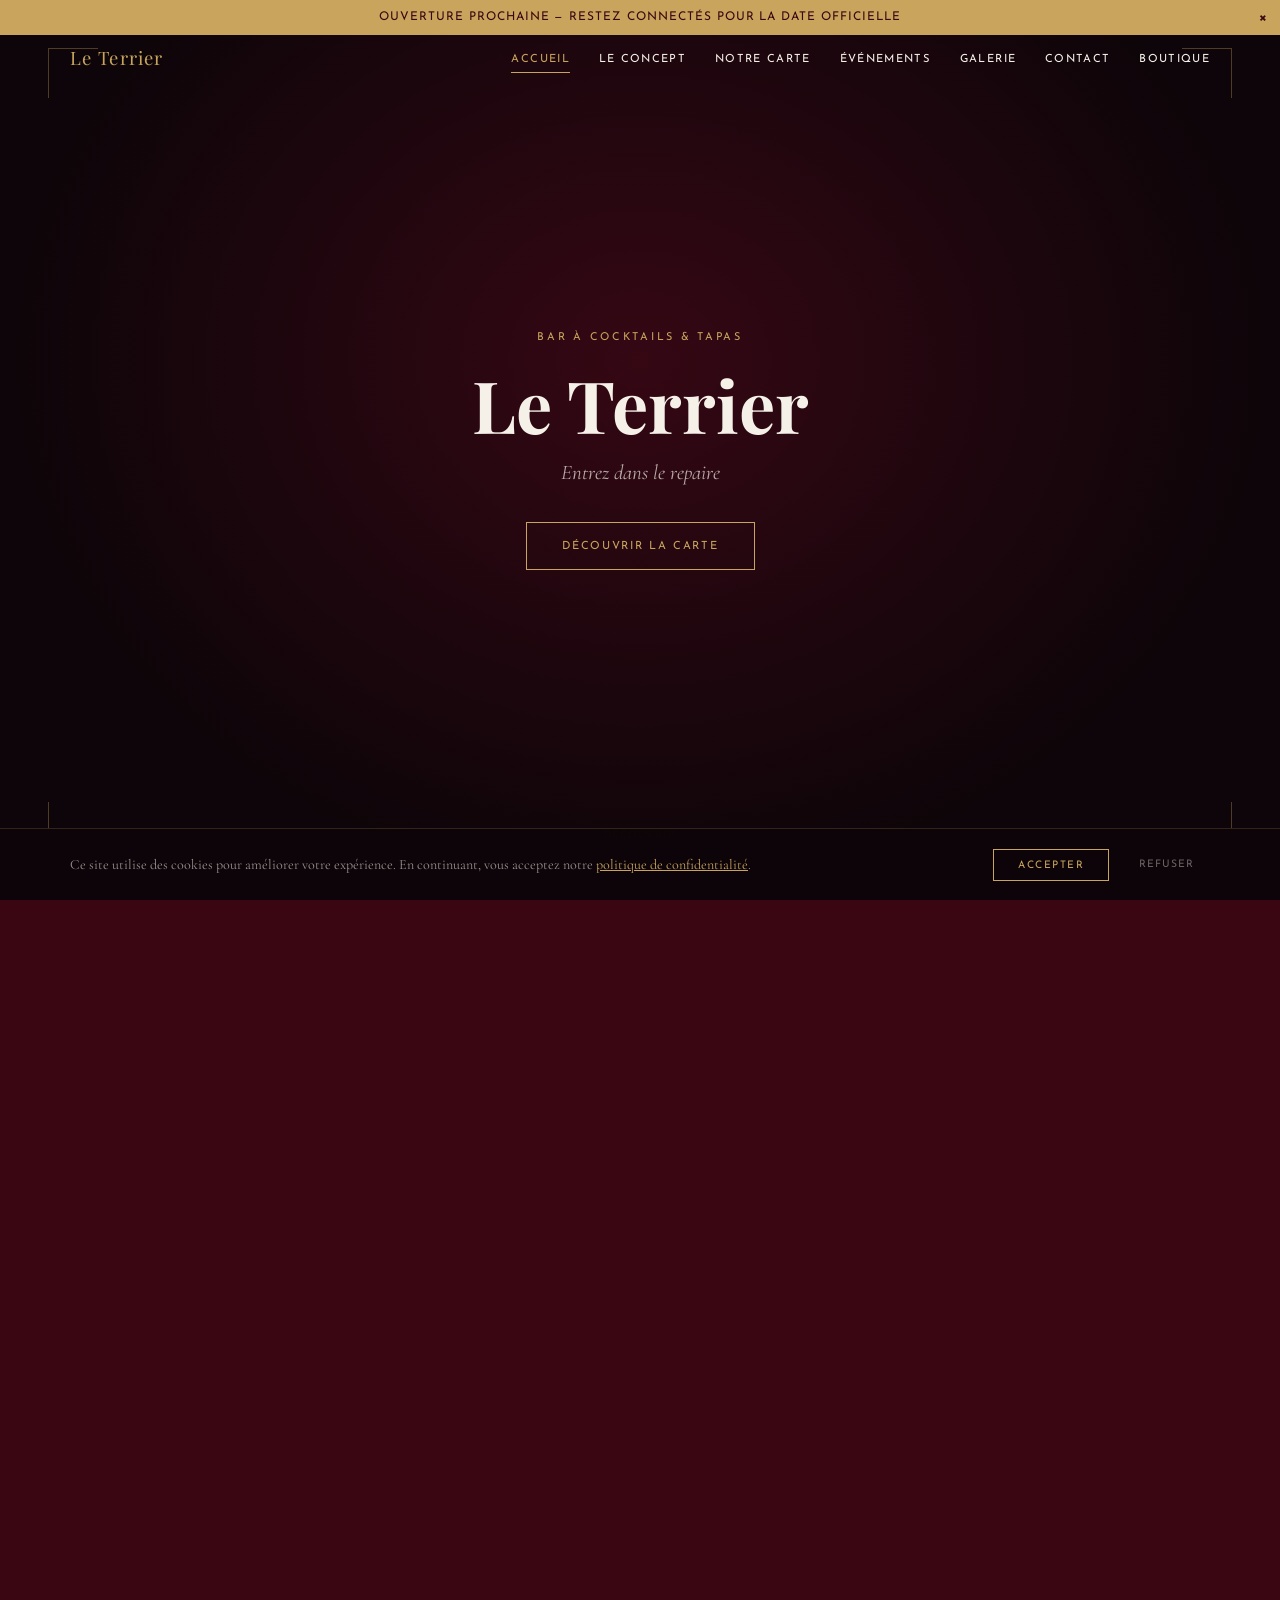
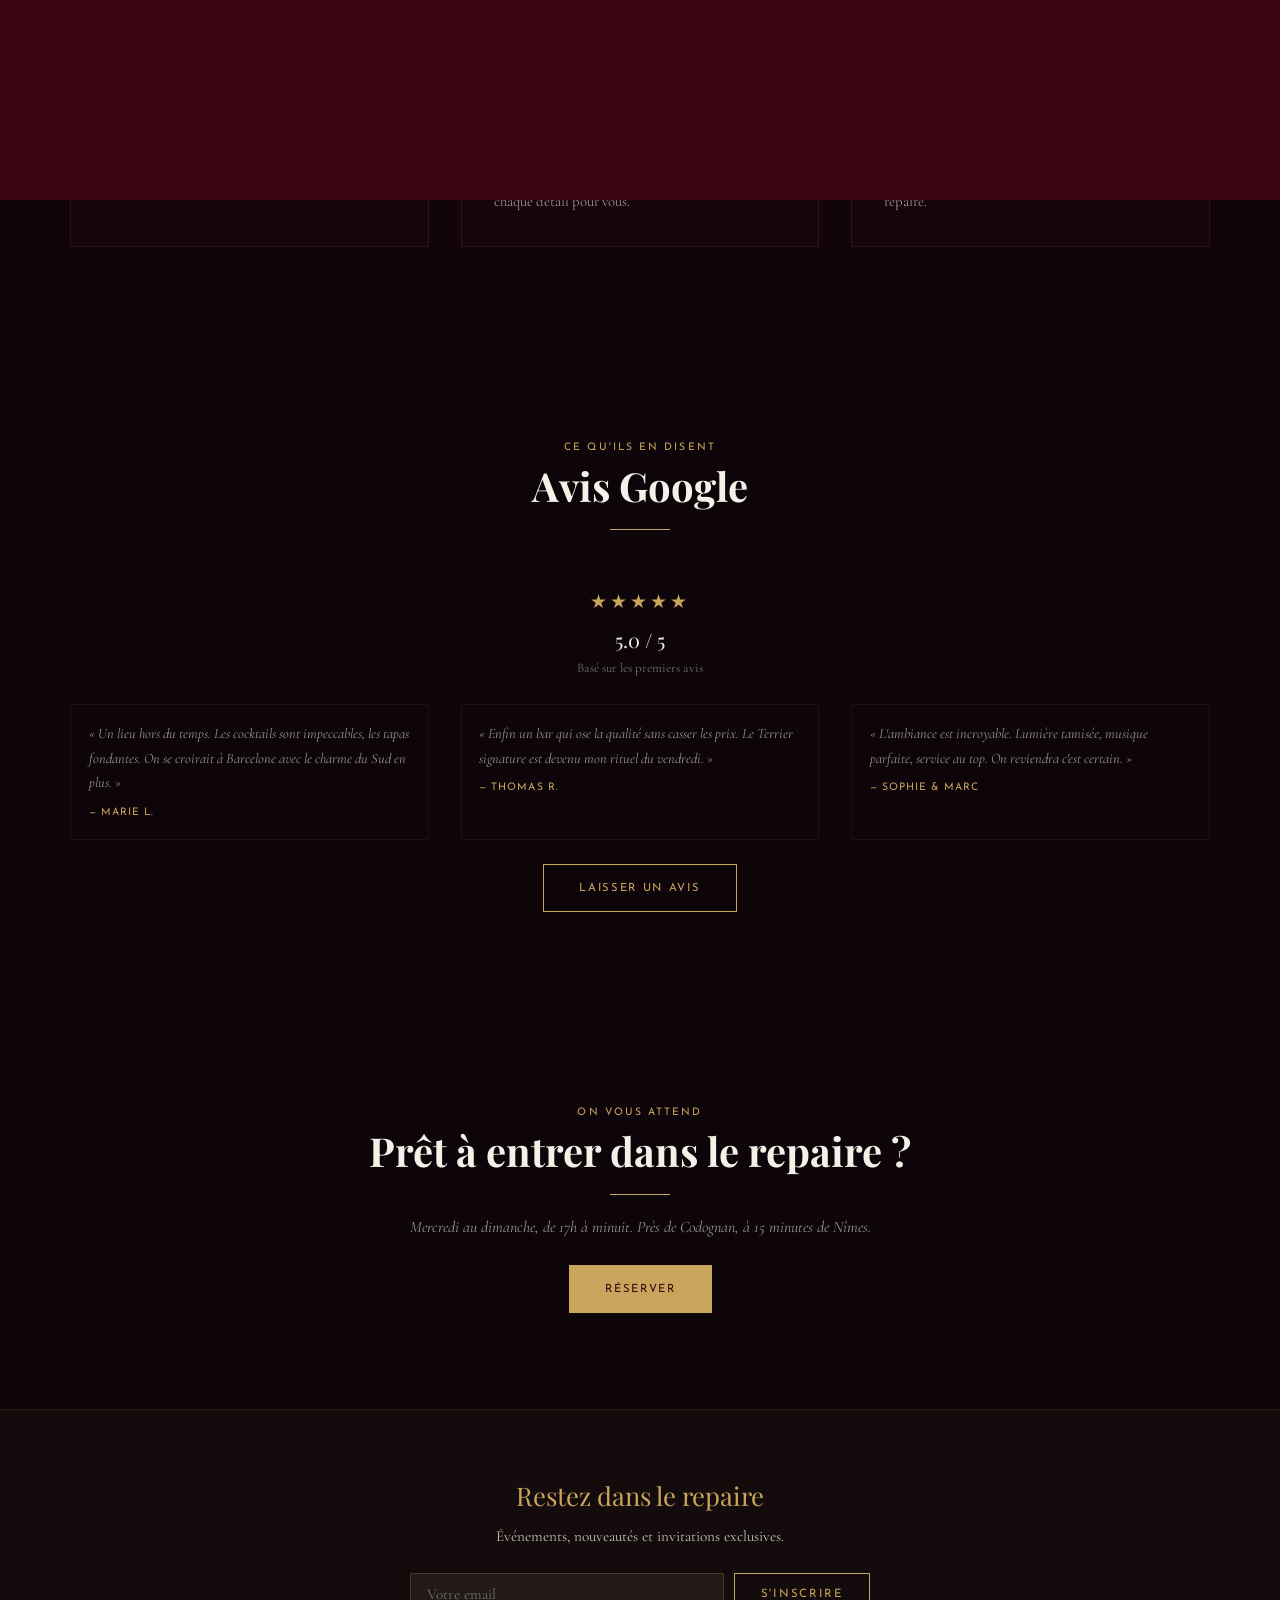
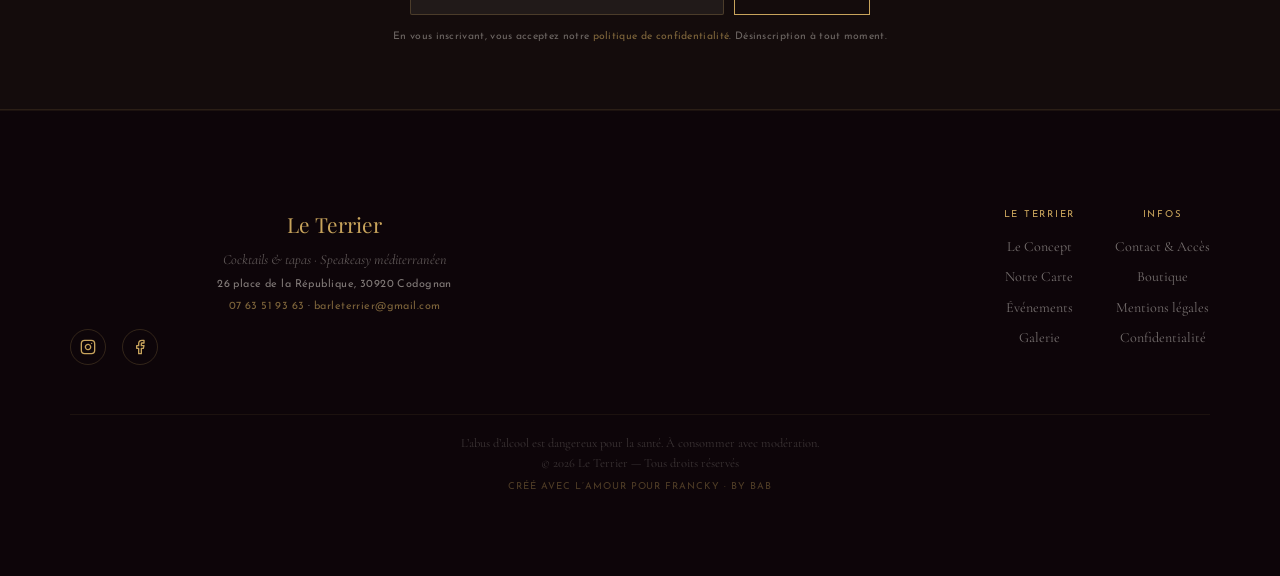
<file: index.html>
<!DOCTYPE html>
<html lang="fr">
<head>
  <meta charset="UTF-8">
  <meta http-equiv="X-Content-Type-Options" content="nosniff">
  <meta http-equiv="X-Frame-Options" content="SAMEORIGIN">
  <meta http-equiv="Permissions-Policy" content="camera=(), microphone=(), geolocation=()">
  <meta name="referrer" content="strict-origin-when-cross-origin">
  <meta name="robots" content="index, follow">
  <meta name="theme-color" content="#5C0A1E">
  <meta name="viewport" content="width=device-width, initial-scale=1.0">
  <title>Le Terrier — Bar à Cocktails & Tapas · Speakeasy Méditerranéen</title>
  <meta name="description" content="Le Terrier, bar à cocktails et tapas de style speakeasy méditerranéen près de Nîmes. Cocktails classiques, tapas du Sud, planches à partager, ambiance intimiste. Ouvert du mercredi au dimanche.">
  <meta property="og:title" content="Le Terrier — Bar à Cocktails &amp; Tapas · Speakeasy Méditerranéen">
  <meta property="og:description" content="Cocktails classiques, tapas du Sud, planches à partager, ambiance intimiste. Ouvert du mercredi au dimanche près de Nîmes.">
  <meta property="og:type" content="website">
  <meta property="og:locale" content="fr_FR">
  <meta property="og:url" content="https://barleterrier.fr/">
  <!-- <meta property="og:image" content="https://barleterrier.fr/images/og-cover.jpg"> -->
  <meta name="twitter:card" content="summary_large_image">
  <meta name="twitter:title" content="Le Terrier — Bar à Cocktails &amp; Tapas · Speakeasy Méditerranéen">
  <meta name="twitter:description" content="Cocktails classiques, tapas du Sud, planches à partager, ambiance intimiste. Ouvert du mercredi au dimanche près de Nîmes.">
  <!-- <meta name="twitter:image" content="https://barleterrier.fr/images/og-cover.jpg"> -->
  <link rel="icon" type="image/svg+xml" href="favicon.svg">
  <link rel="icon" type="image/x-icon" href="favicon.ico">
  <link rel="preconnect" href="https://fonts.googleapis.com">
  <link rel="preconnect" href="https://fonts.gstatic.com" crossorigin>
  <link href="https://fonts.googleapis.com/css2?family=Playfair+Display:wght@400;700&family=Cormorant+Garamond:ital,wght@0,400;0,600;1,400&family=Josefin+Sans:wght@300;400&display=swap" rel="stylesheet">
  <link rel="canonical" href="https://barleterrier.fr/">
  <link rel="sitemap" type="application/xml" href="/sitemap.xml">
  <link rel="stylesheet" href="styles.css">

  <!-- Schema.org LocalBusiness — enrichi pour SEO & IA -->
  <script type="application/ld+json">
  {
    "@context": "https://schema.org",
    "@type": "BarOrPub",
    "name": "Le Terrier",
    "alternateName": "Le Terrier Bar",
    "description": "Bar à cocktails et tapas méditerranéennes de style speakeasy, situé près de Codognan dans le Gard, à 15 minutes de Nîmes. Ambiance intimiste, produits du terroir, 35 places assises.",
    "url": "https://barleterrier.fr",
    "servesCuisine": ["Tapas", "Cocktails", "Méditerranéen", "Tapas espagnoles", "Planches charcuterie", "Spiritueux"],
    "priceRange": "€€",
    "currenciesAccepted": "EUR",
    "paymentAccepted": "Cash, Credit Card",
    "openingHoursSpecification": [
      {
        "@type": "OpeningHoursSpecification",
        "dayOfWeek": ["Wednesday", "Thursday", "Friday", "Saturday", "Sunday"],
        "opens": "17:00",
        "closes": "00:00"
      }
    ],
    "telephone": "+33763519363",
    "email": "barleterrier@gmail.com",
    "address": {
      "@type": "PostalAddress",
      "streetAddress": "26 place de la République",
      "addressLocality": "Codognan",
      "addressRegion": "Occitanie",
      "postalCode": "30920",
      "addressCountry": "FR"
    },
    "geo": {
      "@type": "GeoCoordinates",
      "latitude": 43.7405,
      "longitude": 4.2180
    },
    "areaServed": {
      "@type": "GeoCircle",
      "geoMidpoint": { "@type": "GeoCoordinates", "latitude": 43.7405, "longitude": 4.2180 },
      "geoRadius": "20000"
    },
    "hasMenu": {
      "@type": "Menu",
      "name": "Carte du Terrier",
      "url": "https://barleterrier.fr/carte",
      "hasMenuSection": [
        {
          "@type": "MenuSection",
          "name": "Cocktails Signatures",
          "hasMenuItem": [
            {"@type": "MenuItem", "name": "Le Terrier", "description": "Gin, miel de garrigue, thym frais, citron, tonic artisanal", "offers": {"@type": "Offer", "price": "10", "priceCurrency": "EUR"}},
            {"@type": "MenuItem", "name": "L'Embuscade", "description": "Mezcal, pamplemousse rose, sirop de romarin, piment d'Espelette", "offers": {"@type": "Offer", "price": "10", "priceCurrency": "EUR"}},
            {"@type": "MenuItem", "name": "Nuit Fauve", "description": "Rhum ambré, passion, lait de coco, vanille, zeste de combava", "offers": {"@type": "Offer", "price": "10", "priceCurrency": "EUR"}}
          ]
        },
        {
          "@type": "MenuSection",
          "name": "Formules",
          "hasMenuItem": [
            {"@type": "MenuItem", "name": "L'Entrée du Terrier", "description": "3 tapas au choix + 1 cocktail", "offers": {"@type": "Offer", "price": "23", "priceCurrency": "EUR"}},
            {"@type": "MenuItem", "name": "La Tanière", "description": "5 tapas au choix + 2 cocktails", "offers": {"@type": "Offer", "price": "40", "priceCurrency": "EUR"}},
            {"@type": "MenuItem", "name": "Le Festin du Renard", "description": "7 tapas + 2 cocktails + 1 planche à partager", "offers": {"@type": "Offer", "price": "55", "priceCurrency": "EUR"}}
          ]
        }
      ]
    },
    "founder": [
      {"@type": "Person", "name": "Bastien", "jobTitle": "Co-fondateur"},
      {"@type": "Person", "name": "Franck", "jobTitle": "Co-fondateur"}
    ],
    "sameAs": [],
    "keywords": "bar cocktails Nîmes, tapas Gard, speakeasy Codognan, bar cocktails Occitanie, tapas méditerranéennes, cocktails classiques Sud France, bar ambiance Nîmes, bar Camargue"
  }
  </script>

  <!-- FAQ Schema — optimisé pour les AI Overviews Google (15 questions) -->
  <script type="application/ld+json">
  {
    "@context": "https://schema.org",
    "@type": "FAQPage",
    "mainEntity": [
      {
        "@type": "Question",
        "name": "Où se trouve Le Terrier ?",
        "acceptedAnswer": {
          "@type": "Answer",
          "text": "Le Terrier est situé au 26 place de la République à Codognan (30920), dans le Gard, à seulement 15 minutes de Nîmes. Le bar se trouve entre Nîmes et la Camargue, avec un parking gratuit à proximité."
        }
      },
      {
        "@type": "Question",
        "name": "Quels sont les horaires du Terrier ?",
        "acceptedAnswer": {
          "@type": "Answer",
          "text": "Le Terrier est ouvert du mercredi au dimanche, de 17h à minuit. Fermé le lundi et le mardi."
        }
      },
      {
        "@type": "Question",
        "name": "Faut-il réserver au Terrier ?",
        "acceptedAnswer": {
          "@type": "Answer",
          "text": "La réservation est recommandée, surtout le week-end. Le Terrier dispose de 35 places assises dans un cadre intimiste de type speakeasy. Vous pouvez réserver via le formulaire en ligne, par téléphone au 07 63 51 93 63, ou par email à barleterrier@gmail.com."
        }
      },
      {
        "@type": "Question",
        "name": "Quel est le concept du Terrier ?",
        "acceptedAnswer": {
          "@type": "Answer",
          "text": "Le Terrier est un bar à cocktails et tapas méditerranéennes de style speakeasy, créé par deux amis — Bastien (artisan) et Franck (hôtelier). L'ambiance est intimiste et chaleureuse, avec un décor Art Déco et des produits du terroir du Sud : olives de Nîmes, sel de Camargue, safran des Cévennes, miel de garrigue."
        }
      },
      {
        "@type": "Question",
        "name": "Quels sont les prix au Terrier ?",
        "acceptedAnswer": {
          "@type": "Answer",
          "text": "Les cocktails signatures sont à 10 €, les classiques revisités à 9 €, les sans alcool à 7 €, les shooters à 4 €. Les petites tapas de 5 à 6 €, les tapas de 8 à 10 €, les tapas signatures de 12 à 16 €. Les formules démarrent à 23 € (3 tapas + 1 cocktail). La Grande Tablée à partager est à 22 €. Les vins au verre démarrent à 5 €."
        }
      },
      {
        "@type": "Question",
        "name": "Quels cocktails propose Le Terrier ?",
        "acceptedAnswer": {
          "@type": "Answer",
          "text": "Le Terrier propose 6 cocktails signatures à 10 € (Le Terrier, L'Embuscade, Nuit Fauve, Le Refuge, Brume d'Été, Terre Rouge), 4 classiques revisités à 9 € (Spritz des Garrigues, Negroni du Sud, Mojito Sauvage, Paloma Rosée), et 3 cocktails sans alcool à 7 € (Le Doux Terrier, Jardin Secret, Flamme Douce). Tous les cocktails signatures sont créés sur place avec des produits du terroir."
        }
      },
      {
        "@type": "Question",
        "name": "Le Terrier propose-t-il des tapas ?",
        "acceptedAnswer": {
          "@type": "Answer",
          "text": "Oui, Le Terrier propose une carte complète de tapas méditerranéennes : des petites tapas de 5 à 6 € (croquetas, piquillos, olives), des tapas de 8 à 10 € (tataki de thon, gambas à la plancha, burrata, calamars), et des tapas signatures de 12 à 16 € (poulpe grillé, tartare de bœuf Aubrac, planche ibérique Grand Cru). La Grande Tablée (22 €) est une planche signature à partager."
        }
      },
      {
        "@type": "Question",
        "name": "Peut-on privatiser Le Terrier ?",
        "acceptedAnswer": {
          "@type": "Answer",
          "text": "Oui, Le Terrier est privatisable pour des événements jusqu'à 60 personnes. Contactez-nous par téléphone au 07 63 51 93 63 ou par email à barleterrier@gmail.com pour discuter de votre projet."
        }
      },
      {
        "@type": "Question",
        "name": "Y a-t-il un parking au Terrier ?",
        "acceptedAnswer": {
          "@type": "Answer",
          "text": "Oui, un parking gratuit est disponible à proximité immédiate du Terrier, sur la place de la République à Codognan."
        }
      },
      {
        "@type": "Question",
        "name": "Le Terrier est-il accessible aux personnes à mobilité réduite ?",
        "acceptedAnswer": {
          "@type": "Answer",
          "text": "Oui, le rez-de-chaussée (L'Antre, 25 places avec service à table) est accessible aux personnes à mobilité réduite. L'étage (Le Perchoir, bar et comptoir) nécessite des escaliers."
        }
      },
      {
        "@type": "Question",
        "name": "Les chiens sont-ils acceptés au Terrier ?",
        "acceptedAnswer": {
          "@type": "Answer",
          "text": "Oui, les chiens calmes sont les bienvenus au Terrier."
        }
      },
      {
        "@type": "Question",
        "name": "Quelles formules propose Le Terrier ?",
        "acceptedAnswer": {
          "@type": "Answer",
          "text": "Le Terrier propose trois formules : L'Entrée du Terrier (23 €, 3 tapas + 1 cocktail), La Tanière (40 €, 5 tapas + 2 cocktails, notre recommandation), et Le Festin du Renard (55 € pour deux, 7 tapas + 2 cocktails + 1 planche à partager). Les tapas des formules sont au choix parmi les petites tapas et tapas."
        }
      },
      {
        "@type": "Question",
        "name": "Le Terrier propose-t-il des vins ?",
        "acceptedAnswer": {
          "@type": "Answer",
          "text": "Oui, Le Terrier propose une sélection de vins au verre, tous issus de la région : Picpoul de Pinet (5 €), Costières de Nîmes en blanc, rosé et rouge (5-6 €), Tavel rosé (6 €), Pic Saint-Loup (7 €), et en premium, Terrasses du Larzac (8 €) et Châteauneuf-du-Pape (9 €)."
        }
      },
      {
        "@type": "Question",
        "name": "Quels événements ont lieu au Terrier ?",
        "acceptedAnswer": {
          "@type": "Answer",
          "text": "Le Terrier organise des soirées régulières : Jazz au Terrier le jeudi (musique live acoustique), Vendredis Vins (cuvée de la semaine avec accords tapas), et DJ Lounge le samedi (deep house, nu-disco). Des soirées spéciales et dégustations sont également programmées."
        }
      },
      {
        "@type": "Question",
        "name": "Comment contacter Le Terrier ?",
        "acceptedAnswer": {
          "@type": "Answer",
          "text": "Vous pouvez contacter Le Terrier par téléphone au 07 63 51 93 63, par email à barleterrier@gmail.com, ou via le formulaire de contact sur barleterrier.fr. L'établissement se situe au 26 place de la République, 30920 Codognan."
        }
      }
    ]
  }
  </script>
</head>
<body>
  <a href="#main-content" class="skip-to-content">Aller au contenu principal</a>
  <div class="preloader" aria-hidden="true">
    <div style="text-align:center">
      <p class="preloader__brand">Le Terrier</p>
      <div class="preloader__line"></div>
    </div>
  </div>
  <div class="scroll-progress" aria-hidden="true"></div>
  <div class="page-transition" aria-hidden="true"></div>


  <!-- BANDEAU ANNONCE — modifier le texte ici -->
  <div class="announce" role="banner">
    Ouverture prochaine — Restez connectés pour la date officielle
    <button class="announce__close" aria-label="Fermer">&times;</button>
  </div>

  <!-- HEADER -->
  <header class="header">
    <div class="header__inner">
      <a href="index.html" class="header__logo">Le Terrier</a>
      <button class="burger" aria-label="Menu" aria-expanded="false">
        <span></span><span></span><span></span>
      </button>
      <nav class="nav">
        <ul class="nav__list">
          <li><a href="index.html" class="nav__link active">Accueil</a></li>
          <li><a href="concept.html" class="nav__link">Le Concept</a></li>
          <li><a href="carte.html" class="nav__link">Notre Carte</a></li>
          <li><a href="evenements.html" class="nav__link">Événements</a></li>
          <li><a href="galerie.html" class="nav__link">Galerie</a></li>
          <li><a href="contact.html" class="nav__link">Contact</a></li>
          <li><a href="boutique.html" class="nav__link">Boutique</a></li>
        </ul>
      </nav>
    </div>
  </header>

  <!-- ATMOSPHERE CANVAS -->
  <canvas id="atmosphere" class="canvas-atmo"></canvas>

  <!-- HERO -->
  <main id="main-content">
  <section class="hero">
    <div class="hero__bg"></div>
    <div class="hero__corner hero__corner--tl"></div>
    <div class="hero__corner hero__corner--tr"></div>
    <div class="hero__corner hero__corner--bl"></div>
    <div class="hero__corner hero__corner--br"></div>
    <div class="hero__content">
      <p class="hero__sur">Bar à Cocktails & Tapas</p>
      <h1 class="hero__title">Le Terrier</h1>
      <p class="hero__sub">Entrez dans le repaire</p>
      <a href="carte.html" class="btn">Découvrir la carte</a>
    </div>
    <div class="hero__scroll">
      <span>Découvrir</span>
      <span>↓</span>
    </div>
  </section>

  <!-- ESPACES TEASER -->
  <section class="section-pad">
    <div class="container">
      <div class="stitle reveal">
        <p class="stitle__sur">Deux ambiances, un repaire</p>
        <h2 class="stitle__main">Nos Espaces</h2>
        <span class="gold-sep"></span>
      </div>
      <div class="spaces-teaser">
        <div class="card reveal reveal-d1">
          <p class="card__label">Rez-de-chaussée · 25 places</p>
          <h3 class="card__title">L'Antre</h3>
          <p class="card__text">Service à table, formules et tapas. L'expérience complète dans un cadre intimiste où chaque détail est pensé pour le partage.</p>
        </div>
        <div class="card reveal reveal-d2">
          <p class="card__label">Étage · 35 places</p>
          <h3 class="card__title">Le Perchoir</h3>
          <p class="card__text">Bar et comptoir, cocktails et vins au verre. Plus décontracté, plus spontané — l'endroit où la soirée prend vie.</p>
        </div>
      </div>
    </div>
  </section>

  <!-- JOURNAL DU TERRIER — modifier les 3 cartes ici -->
  <section class="section-pad bg-accent">
    <div class="container">
      <div class="stitle reveal">
        <p class="stitle__sur">Les dernières nouvelles</p>
        <h2 class="stitle__main">Journal du Terrier</h2>
        <span class="gold-sep"></span>
      </div>
      <div class="journal-grid">

        <div class="card reveal reveal-d1">
          <p class="journal__date">Février 2026</p>
          <h3 class="card__title">Les travaux avancent</h3>
          <p class="card__text">Le repaire prend forme. Les murs respirent déjà le bordeaux et l'or. Bientôt, on vous ouvre la porte.</p>
        </div>

        <div class="card reveal reveal-d2">
          <p class="journal__date">Février 2026</p>
          <h3 class="card__title">La carte se dessine</h3>
          <p class="card__text">Cocktails classiques et élaborés, tapas du marché, planches à partager, vins de la région. On a pensé chaque détail pour vous.</p>
        </div>

        <div class="card reveal reveal-d3">
          <p class="journal__date">Bientôt</p>
          <h3 class="card__title">Save the date</h3>
          <p class="card__text">La date d'ouverture arrive. Suivez-nous sur Instagram pour être les premiers à entrer dans le repaire.</p>
        </div>

      </div>
    </div>
  </section>

  <!-- AVIS GOOGLE — modifier score, avis et lien ici -->
  <section class="section-pad">
    <div class="container">
      <div class="reviews reveal">
        <div class="stitle">
          <p class="stitle__sur">Ce qu'ils en disent</p>
          <h2 class="stitle__main">Avis Google</h2>
          <span class="gold-sep"></span>
        </div>
        <p class="reviews__stars">★★★★★</p>
        <p class="reviews__score">5.0 / 5</p>
        <p class="reviews__count">Basé sur les premiers avis</p>
        <div class="reviews-grid">

          <div class="review reveal reveal-d1">
            <p class="review__text">« Un lieu hors du temps. Les cocktails sont impeccables, les tapas fondantes. On se croirait à Barcelone avec le charme du Sud en plus. »</p>
            <p class="review__author">— Marie L.</p>
          </div>

          <div class="review reveal reveal-d2">
            <p class="review__text">« Enfin un bar qui ose la qualité sans casser les prix. Le Terrier signature est devenu mon rituel du vendredi. »</p>
            <p class="review__author">— Thomas R.</p>
          </div>

          <div class="review reveal reveal-d3">
            <p class="review__text">« L'ambiance est incroyable. Lumière tamisée, musique parfaite, service au top. On reviendra c'est certain. »</p>
            <p class="review__author">— Sophie & Marc</p>
          </div>

        </div>
        <!-- LIEN GOOGLE REVIEWS — remplacer # par votre lien Google -->
        <a href="#" class="btn" target="_blank" rel="noopener">Laisser un avis</a>
      </div>
    </div>
  </section>

  <!-- CTA FINAL -->
  <section class="section-pad text-center">
    <div class="container reveal">
      <p class="stitle__sur">On vous attend</p>
      <h2 class="stitle__main">Prêt à entrer dans le repaire ?</h2>
      <span class="gold-sep"></span>
      <p class="cta-text">Mercredi au dimanche, de 17h à minuit. Près de Codognan, à 15 minutes de Nîmes.</p>
      <a href="contact.html" class="btn btn--filled">Réserver</a>
    </div>
  </section>

  <!-- FLOATING CTA -->
  <a href="contact.html" class="float-cta">Réserver</a>

  </main>

  <!-- NEWSLETTER -->
  <section class="newsletter" id="newsletter">
    <div class="container">
      <div class="newsletter__inner">
        <p class="newsletter__title">Restez dans le repaire</p>
        <p class="newsletter__text">Événements, nouveautés et invitations exclusives.</p>
        <!-- BREVO: Remplacer action="#BREVO_FORM_URL" par l'URL de votre formulaire Brevo -->
        <form class="newsletter__form" action="#BREVO_FORM_URL" method="POST">
          <div class="newsletter__field">
            <input type="email" name="EMAIL" class="newsletter__input" placeholder="Votre email" required aria-label="Adresse email pour la newsletter">
            <button type="submit" class="btn newsletter__btn">S'inscrire</button>
          </div>
          <div style="position:absolute;left:-5000px" aria-hidden="true"><input type="text" name="b_honey" tabindex="-1" autocomplete="off"></div>
        </form>
        <p class="newsletter__legal">En vous inscrivant, vous acceptez notre <a href="politique-confidentialite.html">politique de confidentialité</a>. Désinscription à tout moment.</p>
      </div>
    </div>
  </section>

  <!-- FOOTER -->

  <!-- Scroll to top -->
  <button class="scroll-top" aria-label="Retour en haut">&#8593;</button>

  <footer class="footer">
    <div class="container footer__inner">
      <div class="footer__brand">
        <p class="footer__logo">Le Terrier</p>
        <p class="footer__tagline">Cocktails & tapas · Speakeasy méditerranéen</p>
        <p class="footer__contact">26 place de la République, 30920 Codognan</p>
        <p class="footer__contact"><a href="tel:+33763519363">07 63 51 93 63</a> · <a href="mailto:barleterrier@gmail.com">barleterrier@gmail.com</a></p>
        <div class="footer__social">
          <a href="#" target="_blank" rel="noopener" aria-label="Instagram" title="Instagram">
            <svg width="16" height="16" viewBox="0 0 24 24" fill="none" stroke="currentColor" stroke-width="2" stroke-linecap="round" stroke-linejoin="round"><rect x="2" y="2" width="20" height="20" rx="5"/><path d="M16 11.37A4 4 0 1 1 12.63 8 4 4 0 0 1 16 11.37z"/><line x1="17.5" y1="6.5" x2="17.51" y2="6.5"/></svg>
          </a>
          <a href="#" target="_blank" rel="noopener" aria-label="Facebook" title="Facebook">
            <svg width="16" height="16" viewBox="0 0 24 24" fill="none" stroke="currentColor" stroke-width="2" stroke-linecap="round" stroke-linejoin="round"><path d="M18 2h-3a5 5 0 0 0-5 5v3H7v4h3v8h4v-8h3l1-4h-4V7a1 1 0 0 1 1-1h3z"/></svg>
          </a>
        </div>
      </div>
      <div class="footer__links footer__links--cols">
        <div class="footer__col">
          <p class="footer__col-title">Le Terrier</p>
          <a href="concept.html">Le Concept</a>
          <a href="carte.html">Notre Carte</a>
          <a href="evenements.html">Événements</a>
          <a href="galerie.html">Galerie</a>
        </div>
        <div class="footer__col">
          <p class="footer__col-title">Infos</p>
          <a href="contact.html">Contact & Accès</a>
          <a href="boutique.html">Boutique</a>
          <a href="mentions-legales.html">Mentions légales</a>
          <a href="politique-confidentialite.html">Confidentialité</a>
        </div>
      </div>
      <div class="footer__bottom">
        L’abus d’alcool est dangereux pour la santé. À consommer avec modération.<br>
        © 2026 Le Terrier — Tous droits réservés<br>
        <span class="footer__credit">Créé avec l’Amour pour Francky · By bab</span>
      </div>
    </div>
  </footer>

  <script src="shared.js" defer></script>

  <!-- COOKIE CONSENT -->
  <div id="cookie-banner" class="cookie-banner" role="dialog" aria-label="Consentement cookies">
    <div class="cookie-banner__inner">
      <p class="cookie-banner__text">Ce site utilise des cookies pour améliorer votre expérience. En continuant, vous acceptez notre <a href="politique-confidentialite.html">politique de confidentialité</a>.</p>
      <div class="cookie-banner__actions">
        <button class="btn cookie-banner__accept" id="cookie-accept">Accepter</button>
        <button class="cookie-banner__refuse" id="cookie-refuse">Refuser</button>
      </div>
    </div>
  </div>

</body>
</html>
</file>
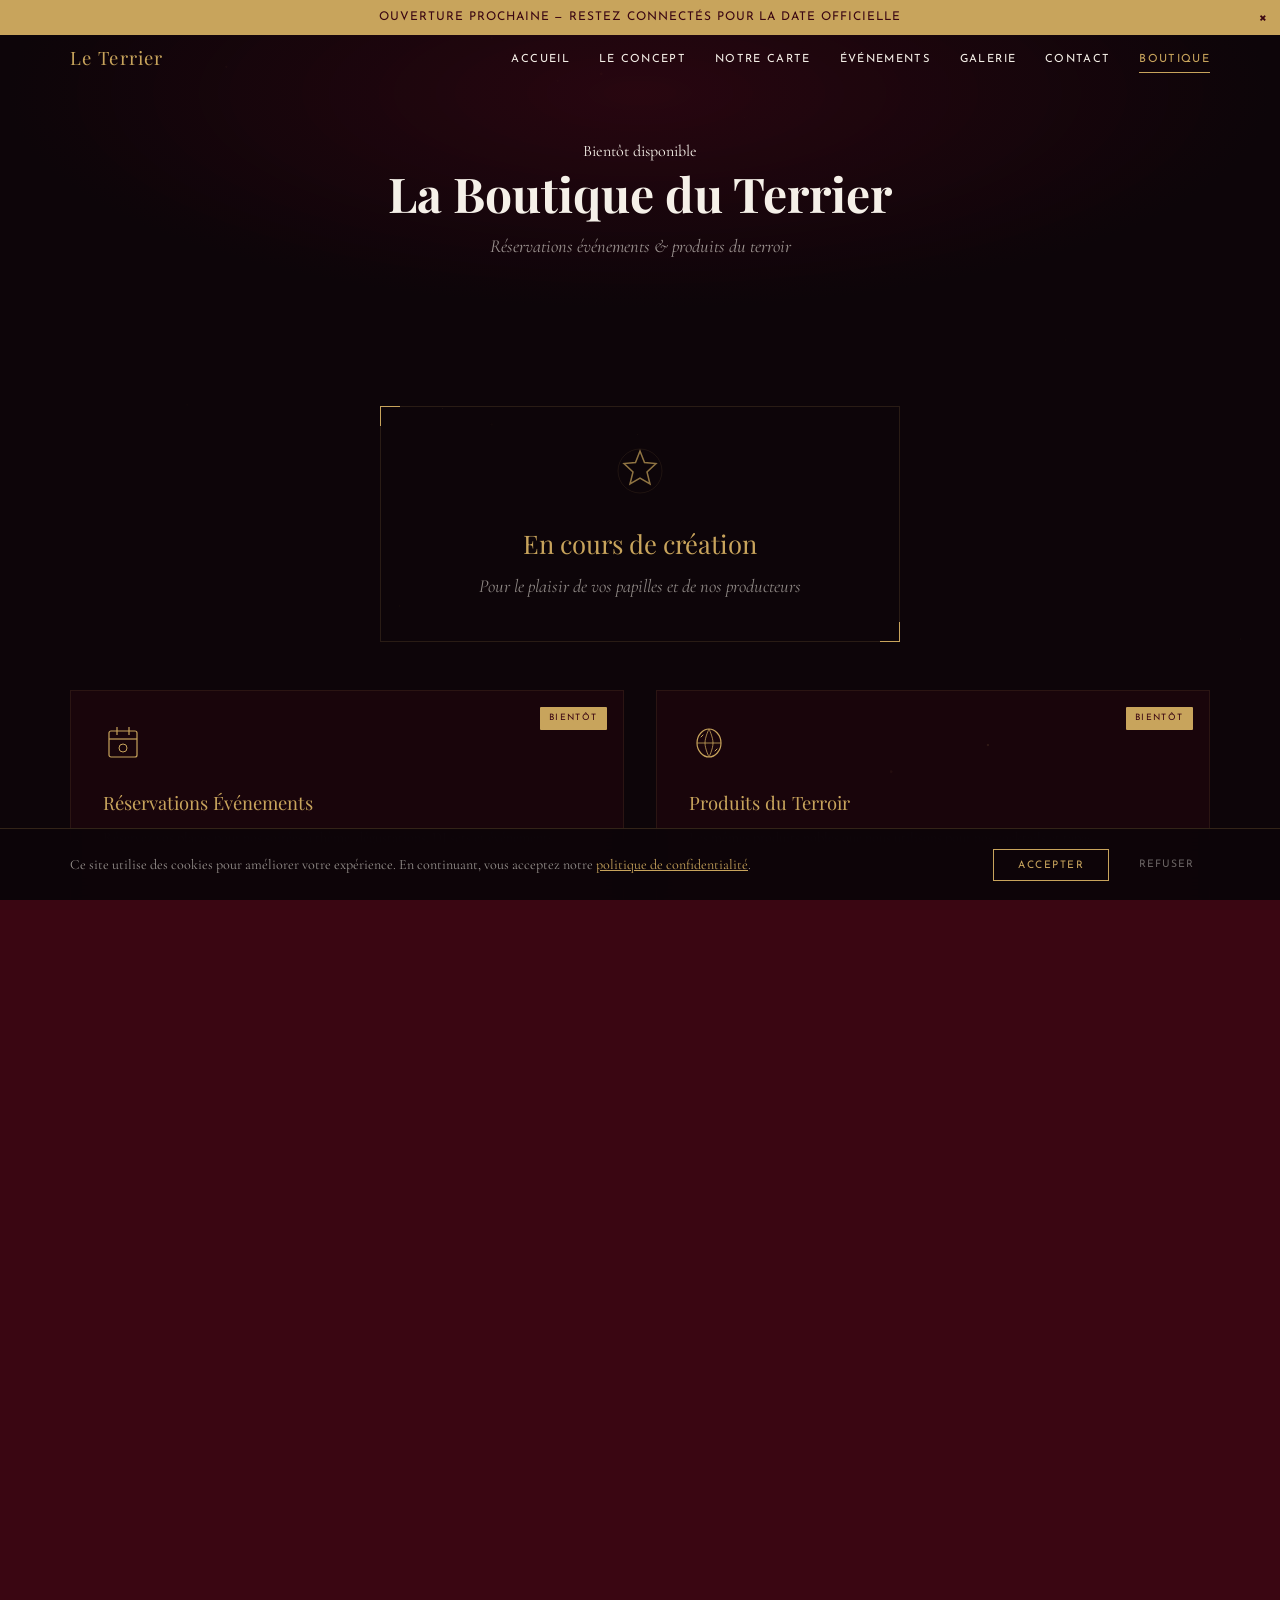
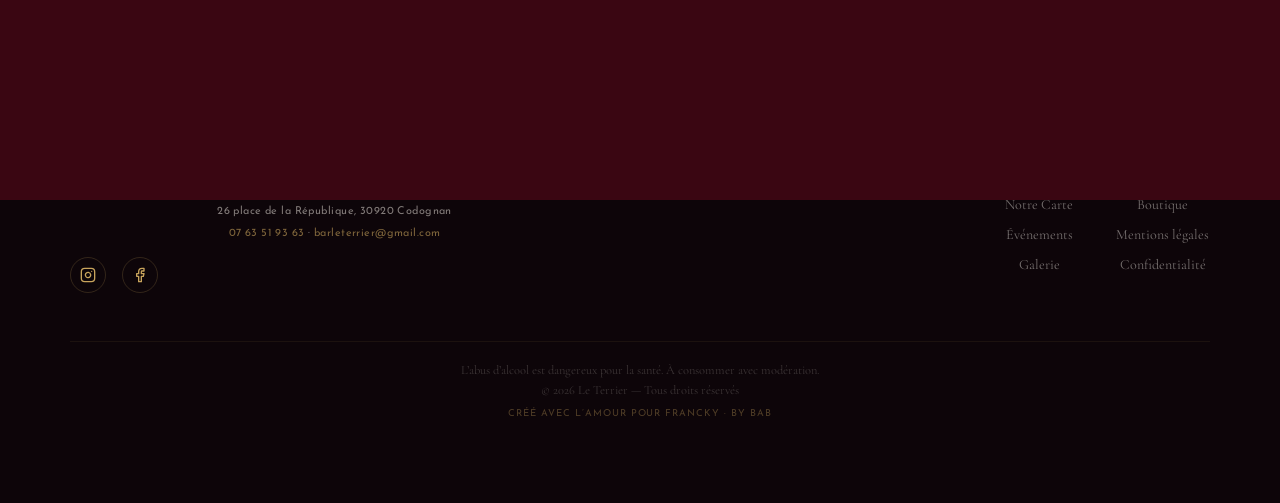
<file: boutique.html>
<!DOCTYPE html>
<html lang="fr">
<head>
  <meta charset="UTF-8">
  <meta http-equiv="X-Content-Type-Options" content="nosniff">
  <meta http-equiv="X-Frame-Options" content="SAMEORIGIN">
  <meta http-equiv="Permissions-Policy" content="camera=(), microphone=(), geolocation=()">
  <meta name="referrer" content="strict-origin-when-cross-origin">
  <meta name="robots" content="index, follow">
  <meta name="theme-color" content="#5C0A1E">
  <meta name="viewport" content="width=device-width, initial-scale=1.0">
  <title>Boutique — Le Terrier · Réservations & Produits du Terroir</title>
  <meta name="description" content="Réservez vos places pour les soirées et événements du Terrier, et découvrez notre sélection de produits nobles du terroir — les mêmes que nous utilisons pour nos cocktails et tapas.">
  <meta property="og:title" content="Boutique — Le Terrier · Réservations & Produits du Terroir">
  <meta property="og:description" content="Réservations événements et produits nobles du terroir — miel de garrigue, huile d'olive, sel de Camargue, et plus encore.">
  <meta property="og:type" content="website">
  <meta property="og:locale" content="fr_FR">
  <meta property="og:url" content="https://barleterrier.fr/boutique">
  <meta name="twitter:card" content="summary_large_image">
  <meta name="twitter:title" content="Boutique — Le Terrier · Réservations & Produits du Terroir">
  <meta name="twitter:description" content="Réservations événements et produits nobles du terroir.">
  <!-- <meta property="og:image" content="https://barleterrier.fr/images/og-boutique.jpg"> -->
  <link rel="canonical" href="https://barleterrier.fr/boutique">
  <link rel="preconnect" href="https://fonts.googleapis.com">
  <link rel="preconnect" href="https://fonts.gstatic.com" crossorigin>
  <link href="https://fonts.googleapis.com/css2?family=Playfair+Display:wght@400;700&family=Cormorant+Garamond:ital,wght@0,400;0,600;1,400&family=Josefin+Sans:wght@300;400&display=swap" rel="stylesheet">
  <link rel="stylesheet" href="styles.css">

  <script type="application/ld+json">
  {
    "@context": "https://schema.org",
    "@type": "BreadcrumbList",
    "itemListElement": [
      {
        "@type": "ListItem",
        "position": 1,
        "name": "Accueil",
        "item": "https://barleterrier.fr/"
      },
      {
        "@type": "ListItem",
        "position": 2,
        "name": "Boutique",
        "item": "https://barleterrier.fr/boutique"
      }
    ]
  }
  </script>
  <link rel="icon" type="image/svg+xml" href="favicon.svg">
  <link rel="icon" type="image/x-icon" href="favicon.ico">
</head>
<body>
  <a href="#main-content" class="skip-to-content">Aller au contenu principal</a>
  <!-- Premium Layer -->
  <div class="preloader" aria-hidden="true">
    <div style="text-align:center">
      <p class="preloader__brand">Le Terrier</p>
      <div class="preloader__line"></div>
    </div>
  </div>
  <div class="scroll-progress" aria-hidden="true"></div>
  <div class="page-transition" aria-hidden="true"></div>


  <div class="announce" role="banner">
    Ouverture prochaine — Restez connectés pour la date officielle
    <button class="announce__close" aria-label="Fermer">&times;</button>
  </div>


  <header class="header">
    <div class="header__inner">
      <a href="index.html" class="header__logo">Le Terrier</a>
      <button class="burger" aria-label="Menu" aria-expanded="false">
        <span></span><span></span><span></span>
      </button>
      <nav class="nav">
        <ul class="nav__list">
          <li><a href="index.html" class="nav__link">Accueil</a></li>
          <li><a href="concept.html" class="nav__link">Le Concept</a></li>
          <li><a href="carte.html" class="nav__link">Notre Carte</a></li>
          <li><a href="evenements.html" class="nav__link">Événements</a></li>
          <li><a href="galerie.html" class="nav__link">Galerie</a></li>
          <li><a href="contact.html" class="nav__link">Contact</a></li>
          <li><a href="boutique.html" class="nav__link active">Boutique</a></li>
        </ul>
      </nav>
    </div>
  </header>

  <canvas id="atmosphere" class="canvas-atmo"></canvas>

  <!-- HERO -->
  <main id="main-content">
  <section class="page-hero">
    <div class="container">
      <span class="page-hero__label">Bientôt disponible</span>
      <h1 class="page-hero__title">La Boutique du Terrier</h1>
      <p class="page-hero__sub">Réservations événements & produits du terroir</p>
    </div>
  </section>

  <!-- COMING SOON MAIN -->
  <section class="section-pad boutique-coming">
    <div class="container">

      <div class="boutique-message reveal">
        <div class="boutique-message__frame">
          <div class="boutique-message__icon">
            <svg width="48" height="48" viewBox="0 0 48 48" fill="none" xmlns="http://www.w3.org/2000/svg" aria-hidden="true">
              <path d="M24 4L28.5 15.5L40 16.5L31 25L34 37L24 31L14 37L17 25L8 16.5L19.5 15.5L24 4Z" stroke="#C8A45C" stroke-width="1.5" fill="none"/>
              <circle cx="24" cy="24" r="22" stroke="#C8A45C" stroke-width="0.5" opacity="0.3"/>
            </svg>
          </div>
          <h2 class="boutique-message__title">En cours de création</h2>
          <p class="boutique-message__text">Pour le plaisir de vos papilles et de nos producteurs</p>
          <div class="gold-line" aria-hidden="true"></div>
        </div>
      </div>

      <!-- TEASER: ce qui arrive -->
      <div class="boutique-teaser">
        <div class="boutique-teaser__grid">

          <!-- Réservations Événements -->
          <div class="boutique-card reveal">
            <div class="boutique-card__badge">Bientôt</div>
            <div class="boutique-card__icon">
              <svg width="40" height="40" viewBox="0 0 40 40" fill="none" xmlns="http://www.w3.org/2000/svg" aria-hidden="true">
                <rect x="6" y="8" width="28" height="26" rx="2" stroke="#C8A45C" stroke-width="1.2" fill="none"/>
                <line x1="6" y1="16" x2="34" y2="16" stroke="#C8A45C" stroke-width="1.2"/>
                <line x1="14" y1="4" x2="14" y2="12" stroke="#C8A45C" stroke-width="1.2"/>
                <line x1="26" y1="4" x2="26" y2="12" stroke="#C8A45C" stroke-width="1.2"/>
                <circle cx="20" cy="25" r="4" stroke="#C8A45C" stroke-width="1" fill="none"/>
              </svg>
            </div>
            <h3 class="boutique-card__title">Réservations Événements</h3>
            <p class="boutique-card__desc">Réservez vos places pour nos soirées à thème, dégustations, DJ sets et événements exclusifs. Chaque soirée au Terrier a sa propre saveur.</p>
            <ul class="boutique-card__list">
              <li>Soirées à thème & dégustations</li>
              <li>DJ sets & musique live</li>
              <li>Privatisations sur mesure</li>
            </ul>
          </div>

          <!-- Produits du Terroir -->
          <div class="boutique-card reveal">
            <div class="boutique-card__badge">Bientôt</div>
            <div class="boutique-card__icon">
              <svg width="40" height="40" viewBox="0 0 40 40" fill="none" xmlns="http://www.w3.org/2000/svg" aria-hidden="true">
                <path d="M20 6C14 6 8 12 8 20C8 28 14 34 20 34C26 34 32 28 32 20C32 12 26 6 20 6Z" stroke="#C8A45C" stroke-width="1.2" fill="none"/>
                <path d="M20 6C20 6 16 14 16 20C16 26 20 34 20 34" stroke="#C8A45C" stroke-width="0.8"/>
                <path d="M20 6C20 6 24 14 24 20C24 26 20 34 20 34" stroke="#C8A45C" stroke-width="0.8"/>
                <line x1="8" y1="20" x2="32" y2="20" stroke="#C8A45C" stroke-width="0.8"/>
                <path d="M12 14L14 12" stroke="#C8A45C" stroke-width="1" stroke-linecap="round"/>
                <path d="M28 26L26 28" stroke="#C8A45C" stroke-width="1" stroke-linecap="round"/>
              </svg>
            </div>
            <h3 class="boutique-card__title">Produits du Terroir</h3>
            <p class="boutique-card__desc">Les mêmes produits nobles que nous utilisons pour nos cocktails et tapas — sélectionnés avec soin chez nos producteurs locaux, livrés chez vous.</p>
            <ul class="boutique-card__list">
              <li>Miel de garrigue & huile d'olive</li>
              <li>Sel de Camargue & safran des Cévennes</li>
              <li>Charcuterie ibérique & fromages affinés</li>
              <li>Sirops artisanaux & tonics</li>
            </ul>
          </div>

        </div>
      </div>

      <!-- NOTIFICATION -->
      <div class="boutique-notify reveal">
        <p class="boutique-notify__text">Envie d'être prévenu de l'ouverture ?</p>
        <a href="contact.html" class="btn">Contactez-nous</a>
      </div>

    </div>
  </section>

  </main>

  <!-- NEWSLETTER -->
  <section class="newsletter" id="newsletter">
    <div class="container">
      <div class="newsletter__inner">
        <p class="newsletter__title">Restez dans le repaire</p>
        <p class="newsletter__text">Événements, nouveautés et invitations exclusives.</p>
        <form class="newsletter__form" action="#BREVO_FORM_URL" method="POST">
          <div class="newsletter__field">
            <input type="email" name="EMAIL" class="newsletter__input" placeholder="Votre email" required aria-label="Adresse email pour la newsletter">
            <button type="submit" class="btn newsletter__btn">S'inscrire</button>
          </div>
          <div style="position:absolute;left:-5000px" aria-hidden="true"><input type="text" name="b_honey" tabindex="-1" autocomplete="off"></div>
        </form>
        <p class="newsletter__legal">En vous inscrivant, vous acceptez notre <a href="politique-confidentialite.html">politique de confidentialité</a>. Désinscription à tout moment.</p>
      </div>
    </div>
  </section>

  <!-- Scroll to top -->
  <button class="scroll-top" aria-label="Retour en haut">&#8593;</button>

  <footer class="footer">
    <div class="container footer__inner">
      <div class="footer__brand">
        <p class="footer__logo">Le Terrier</p>
        <p class="footer__tagline">Cocktails & tapas · Speakeasy méditerranéen</p>
        <p class="footer__contact">26 place de la République, 30920 Codognan</p>
        <p class="footer__contact"><a href="tel:+33763519363">07 63 51 93 63</a> · <a href="mailto:barleterrier@gmail.com">barleterrier@gmail.com</a></p>
        <div class="footer__social">
          <a href="#" target="_blank" rel="noopener" aria-label="Instagram" title="Instagram">
            <svg width="16" height="16" viewBox="0 0 24 24" fill="none" stroke="currentColor" stroke-width="2" stroke-linecap="round" stroke-linejoin="round"><rect x="2" y="2" width="20" height="20" rx="5"/><path d="M16 11.37A4 4 0 1 1 12.63 8 4 4 0 0 1 16 11.37z"/><line x1="17.5" y1="6.5" x2="17.51" y2="6.5"/></svg>
          </a>
          <a href="#" target="_blank" rel="noopener" aria-label="Facebook" title="Facebook">
            <svg width="16" height="16" viewBox="0 0 24 24" fill="none" stroke="currentColor" stroke-width="2" stroke-linecap="round" stroke-linejoin="round"><path d="M18 2h-3a5 5 0 0 0-5 5v3H7v4h3v8h4v-8h3l1-4h-4V7a1 1 0 0 1 1-1h3z"/></svg>
          </a>
        </div>
      </div>
      <div class="footer__links footer__links--cols">
        <div class="footer__col">
          <p class="footer__col-title">Le Terrier</p>
          <a href="concept.html">Le Concept</a>
          <a href="carte.html">Notre Carte</a>
          <a href="evenements.html">Événements</a>
          <a href="galerie.html">Galerie</a>
        </div>
        <div class="footer__col">
          <p class="footer__col-title">Infos</p>
          <a href="contact.html">Contact & Accès</a>
          <a href="boutique.html">Boutique</a>
          <a href="mentions-legales.html">Mentions légales</a>
          <a href="politique-confidentialite.html">Confidentialité</a>
        </div>
      </div>
      <div class="footer__bottom">
        L’abus d’alcool est dangereux pour la santé. À consommer avec modération.<br>
        © 2026 Le Terrier — Tous droits réservés<br>
        <span class="footer__credit">Créé avec l’Amour pour Francky · By bab</span>
      </div>
    </div>
  </footer>

  <!-- COOKIE CONSENT -->
  <div id="cookie-banner" class="cookie-banner" role="dialog" aria-label="Consentement cookies">
    <div class="cookie-banner__inner">
      <p class="cookie-banner__text">Ce site utilise des cookies pour améliorer votre expérience. En continuant, vous acceptez notre <a href="politique-confidentialite.html">politique de confidentialité</a>.</p>
      <div class="cookie-banner__actions">
        <button class="btn cookie-banner__accept" id="cookie-accept">Accepter</button>
        <button class="cookie-banner__refuse" id="cookie-refuse">Refuser</button>
      </div>
    </div>
  </div>

  <script src="shared.js" defer></script>
</body>
</html>
</file>
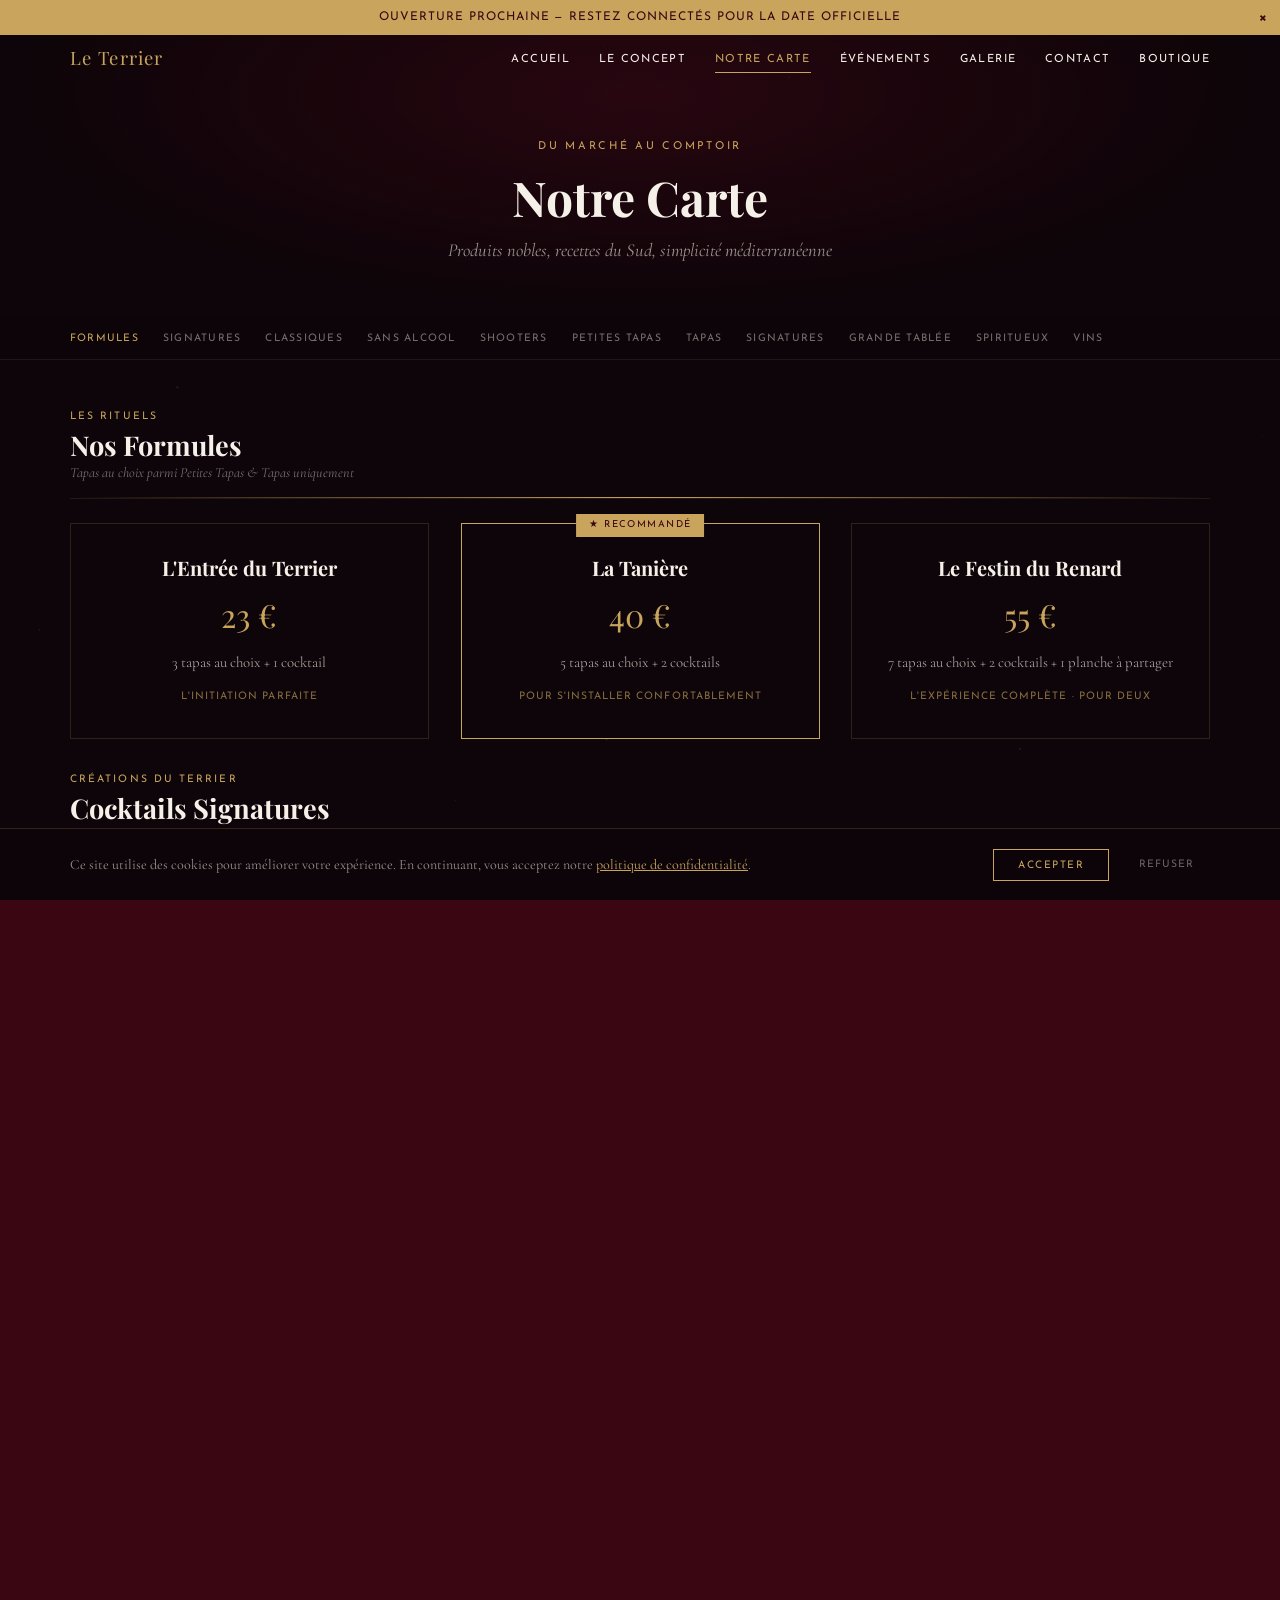
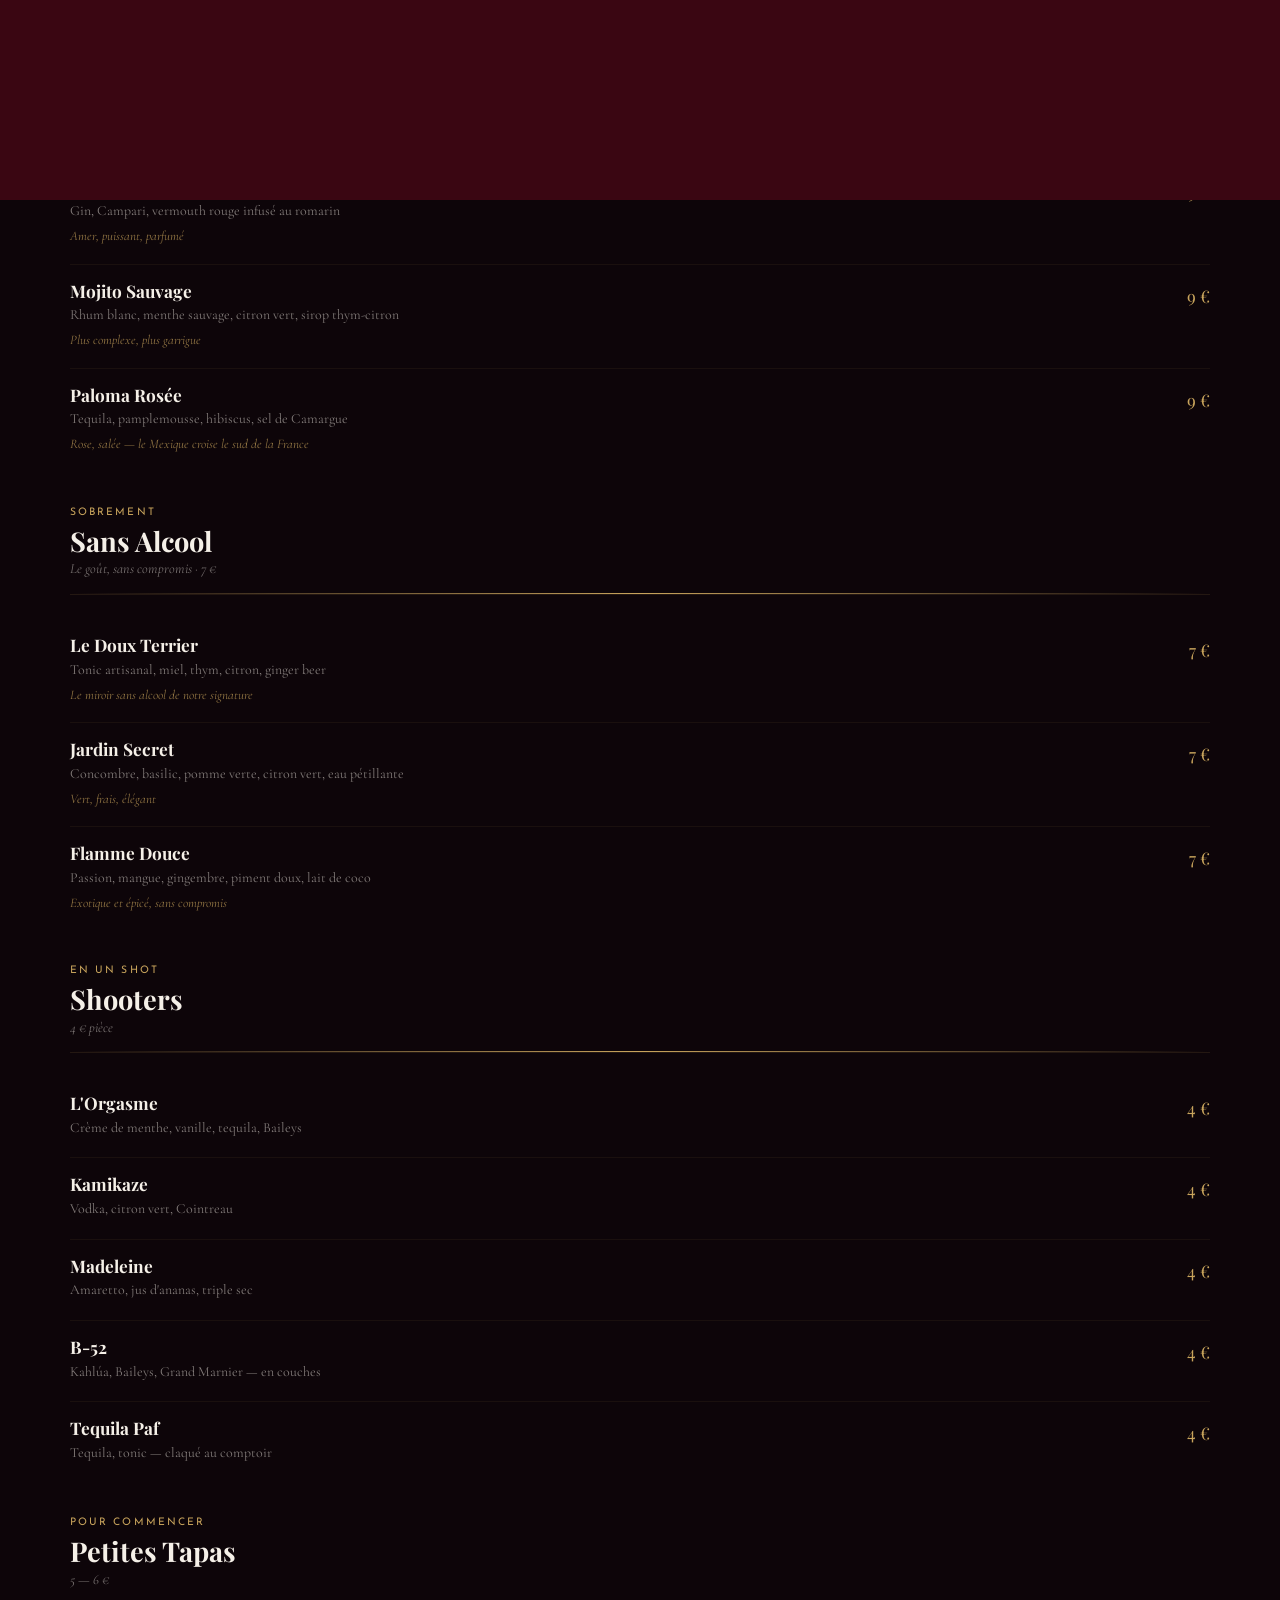
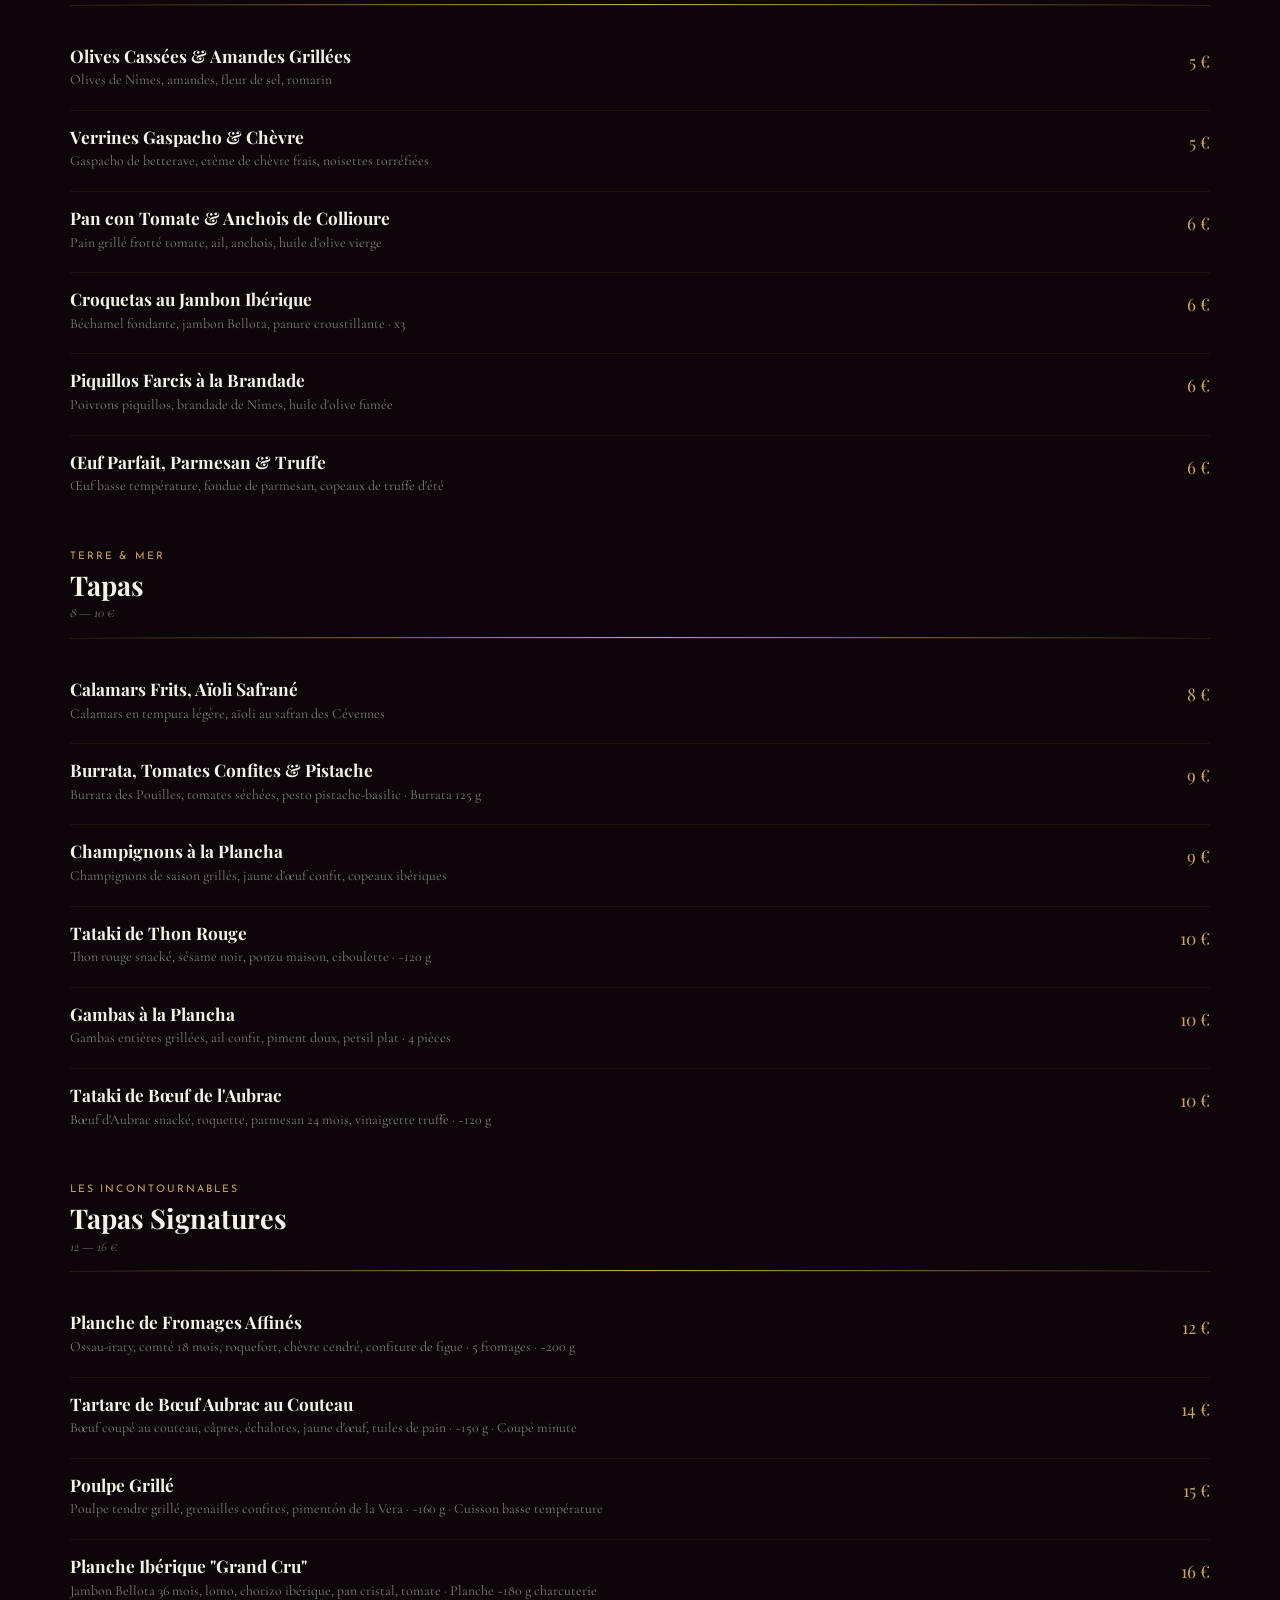
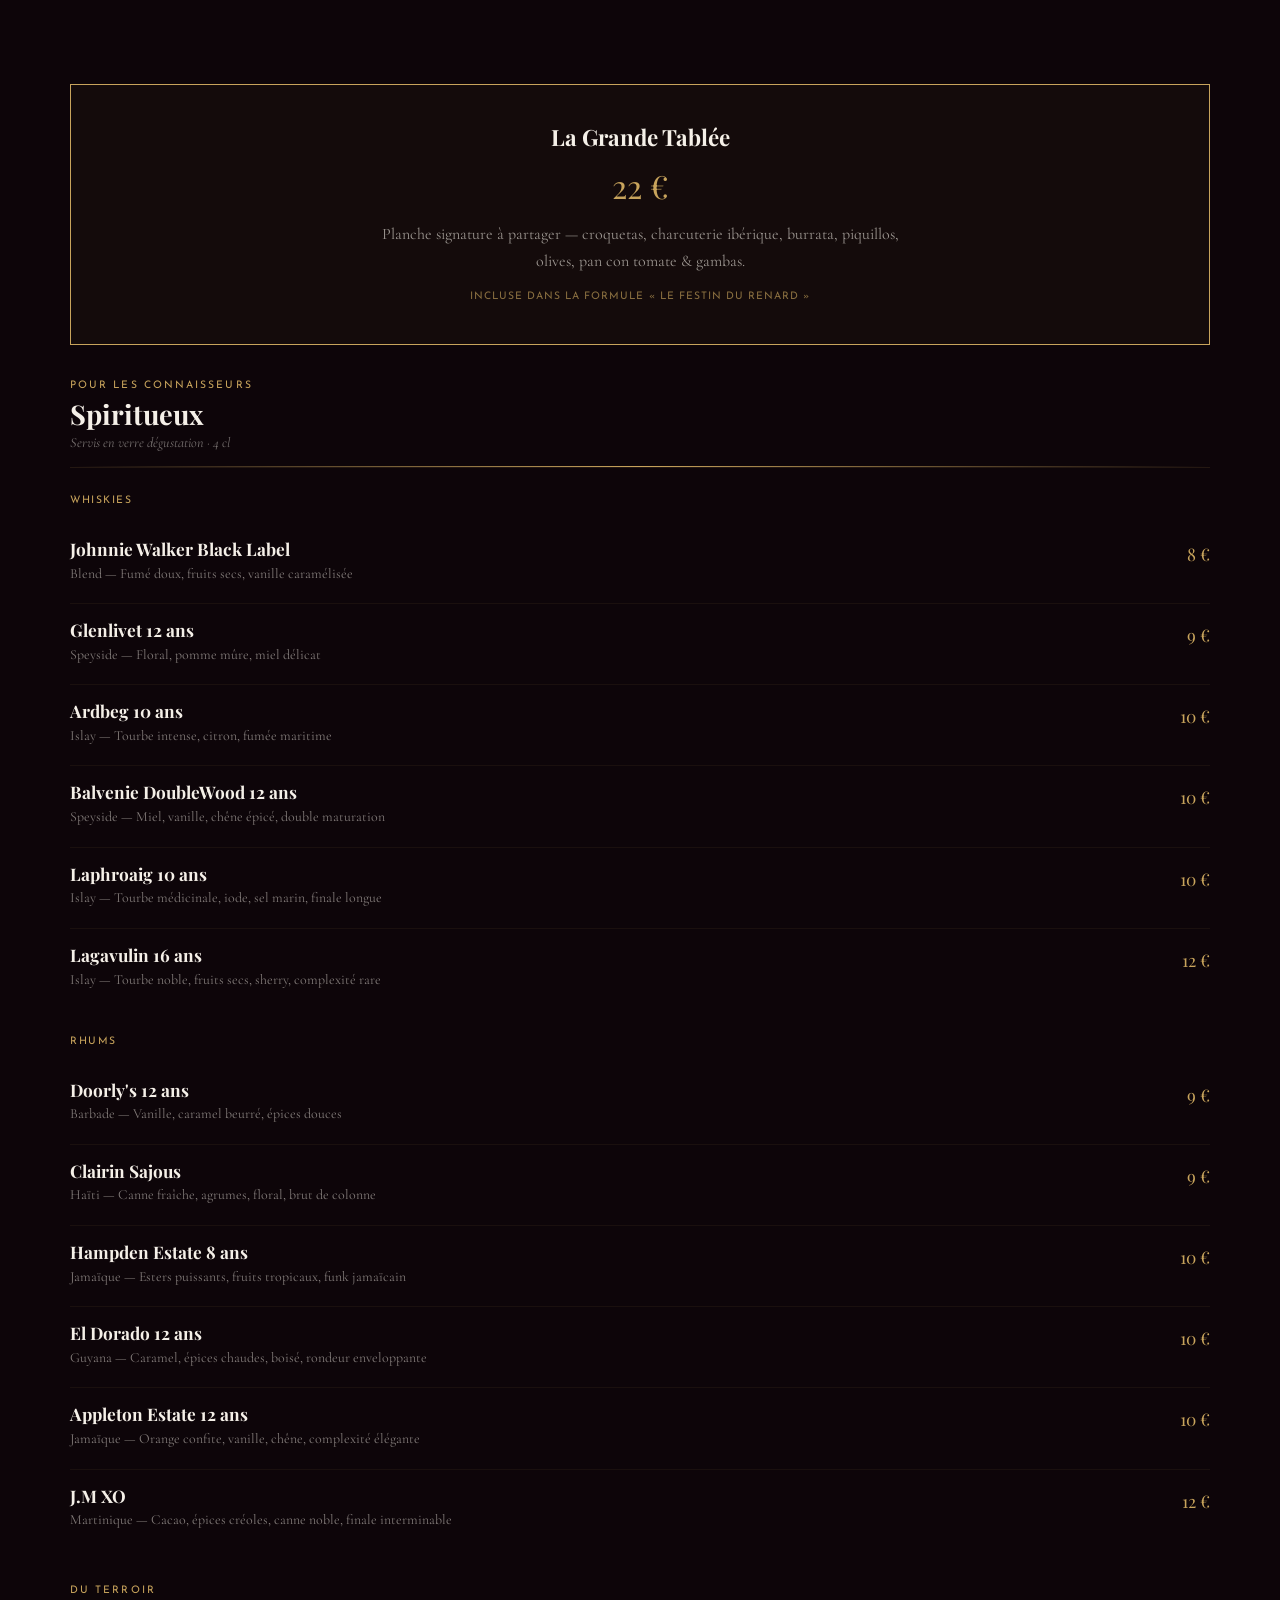
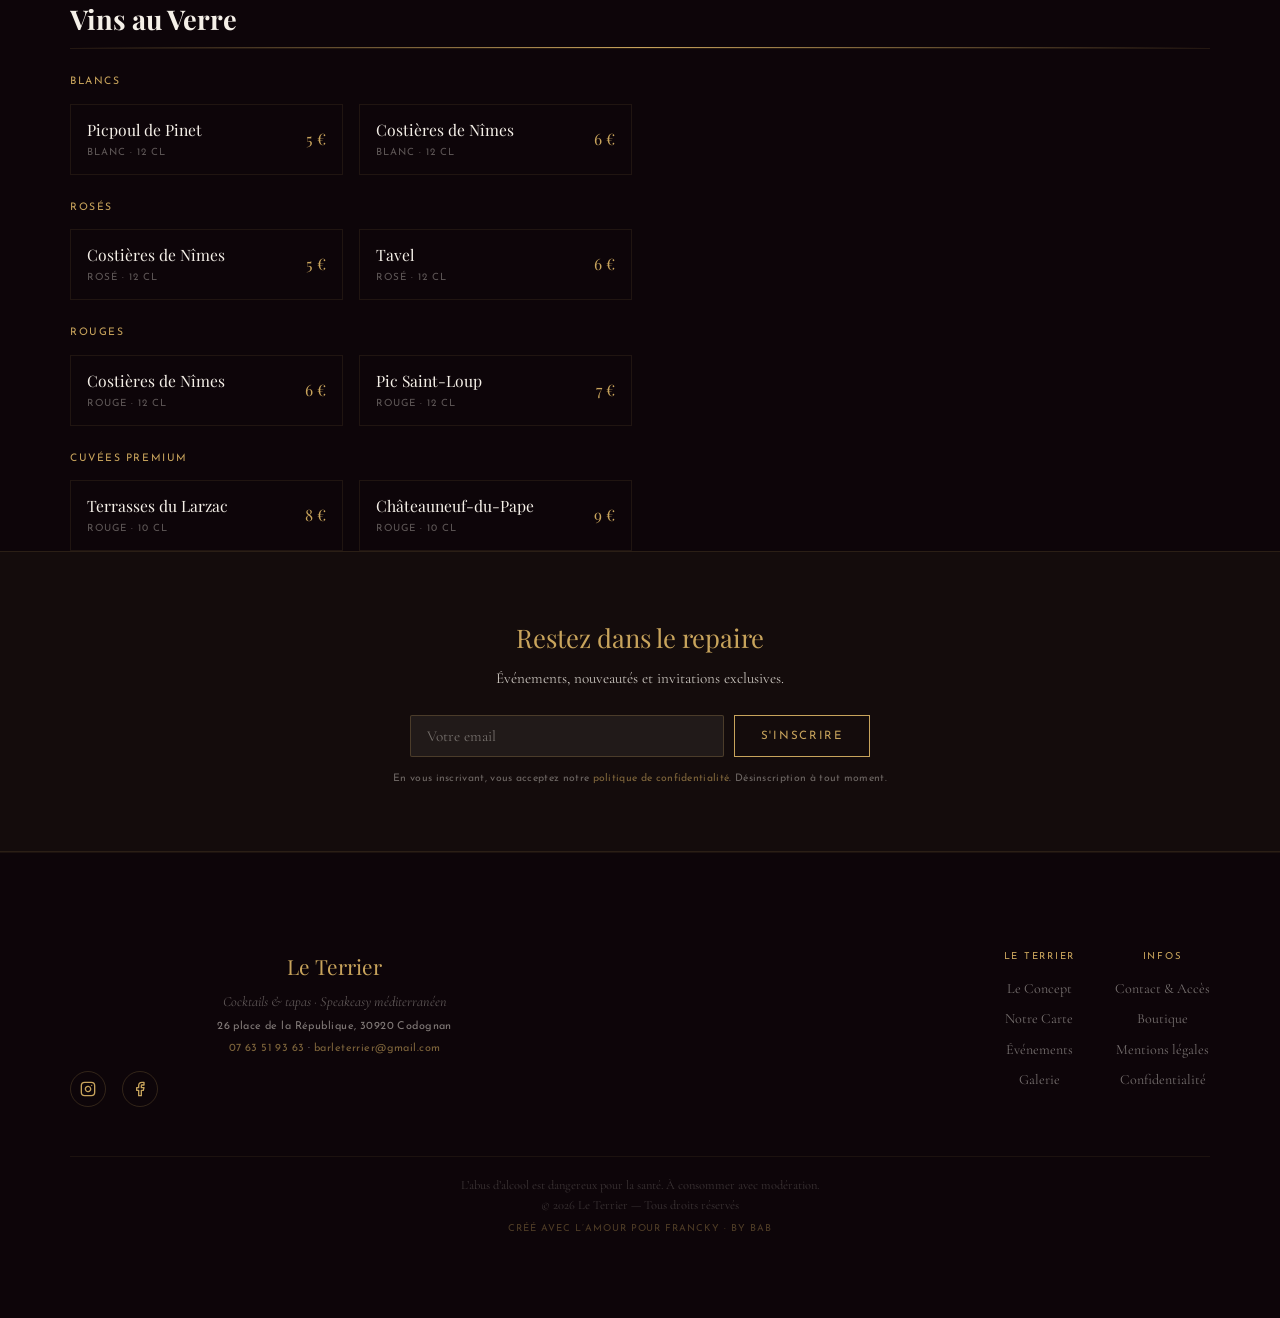
<file: carte.html>
<!DOCTYPE html>
<html lang="fr">
<head>
  <meta charset="UTF-8">
  <meta http-equiv="X-Content-Type-Options" content="nosniff">
  <meta http-equiv="X-Frame-Options" content="SAMEORIGIN">
  <meta http-equiv="Permissions-Policy" content="camera=(), microphone=(), geolocation=()">
  <meta name="referrer" content="strict-origin-when-cross-origin">
  <meta name="robots" content="index, follow">
  <meta name="theme-color" content="#5C0A1E">
  <meta name="viewport" content="width=device-width, initial-scale=1.0">
  <title>Notre Carte — Le Terrier · Cocktails & Tapas du Sud</title>
  <meta name="description" content="Cocktails classiques dès 8 €, tapas méditerranéennes, planches à partager, spiritueux d'exception. Découvrez la carte du Terrier près de Nîmes.">
  <meta property="og:title" content="Notre Carte — Le Terrier · Cocktails & Tapas du Sud">
  <meta property="og:description" content="Cocktails classiques dès 8 €, tapas méditerranéennes, planches à partager, spiritueux d'exception. Découvrez la carte du Terrier.">
  <meta property="og:type" content="website">
  <meta property="og:locale" content="fr_FR">
  <meta property="og:url" content="https://barleterrier.fr/carte">
  <meta name="twitter:card" content="summary_large_image">
  <meta name="twitter:title" content="Notre Carte — Le Terrier · Cocktails & Tapas du Sud">
  <meta name="twitter:description" content="Cocktails classiques dès 8 €, tapas méditerranéennes, planches à partager. Découvrez la carte du Terrier.">
  <link rel="preconnect" href="https://fonts.googleapis.com">
  <link rel="preconnect" href="https://fonts.gstatic.com" crossorigin>
  <link href="https://fonts.googleapis.com/css2?family=Playfair+Display:wght@400;700&family=Cormorant+Garamond:ital,wght@0,400;0,600;1,400&family=Josefin+Sans:wght@300;400&display=swap" rel="stylesheet">
  <link rel="canonical" href="https://barleterrier.fr/carte">
  <link rel="stylesheet" href="styles.css">

  <!-- Schema.org Menu -->
  <script type="application/ld+json">
  {
    "@context": "https://schema.org",
    "@type": "Menu",
    "name": "Carte du Terrier",
    "url": "https://barleterrier.fr/carte",
    "hasMenuSection": [
      {
        "@type": "MenuSection",
        "name": "Formules — Les Rituels",
        "hasMenuItem": [
          {"@type":"MenuItem","name":"L'Entrée du Terrier","description":"3 tapas au choix + 1 cocktail","offers":{"@type":"Offer","price":"23","priceCurrency":"EUR"}},
          {"@type":"MenuItem","name":"La Tanière","description":"5 tapas au choix + 2 cocktails","offers":{"@type":"Offer","price":"40","priceCurrency":"EUR"}},
          {"@type":"MenuItem","name":"Le Festin du Renard","description":"7 tapas + 2 cocktails + 1 planche à partager (pour deux)","offers":{"@type":"Offer","price":"55","priceCurrency":"EUR"}}
        ]
      },
      {
        "@type": "MenuSection",
        "name": "Cocktails Signatures",
        "hasMenuItem": [
          {"@type":"MenuItem","name":"Le Terrier","description":"Gin, miel de garrigue, thym frais, citron, tonic artisanal","offers":{"@type":"Offer","price":"10","priceCurrency":"EUR"}},
          {"@type":"MenuItem","name":"L'Embuscade","description":"Mezcal, pamplemousse rose, sirop de romarin, piment d'Espelette","offers":{"@type":"Offer","price":"10","priceCurrency":"EUR"}},
          {"@type":"MenuItem","name":"Nuit Fauve","description":"Rhum ambré, passion, lait de coco, vanille, zeste de combava","offers":{"@type":"Offer","price":"10","priceCurrency":"EUR"}},
          {"@type":"MenuItem","name":"Le Refuge","description":"Bourbon, sirop d'érable, bitter orange, cerise amarena, zeste fumé","offers":{"@type":"Offer","price":"10","priceCurrency":"EUR"}},
          {"@type":"MenuItem","name":"Brume d'Été","description":"Vodka, concombre, basilic frais, citron vert, fleur de sureau","offers":{"@type":"Offer","price":"10","priceCurrency":"EUR"}},
          {"@type":"MenuItem","name":"Terre Rouge","description":"Tequila reposado, betterave, gingembre, agave, citron","offers":{"@type":"Offer","price":"10","priceCurrency":"EUR"}}
        ]
      },
      {
        "@type": "MenuSection",
        "name": "Classiques Revisités",
        "hasMenuItem": [
          {"@type":"MenuItem","name":"Spritz des Garrigues","description":"Aperol, prosecco, lavande, olive verte","offers":{"@type":"Offer","price":"9","priceCurrency":"EUR"}},
          {"@type":"MenuItem","name":"Negroni du Sud","description":"Gin, Campari, vermouth rouge infusé au romarin","offers":{"@type":"Offer","price":"9","priceCurrency":"EUR"}},
          {"@type":"MenuItem","name":"Mojito Sauvage","description":"Rhum blanc, menthe sauvage, citron vert, sirop thym-citron","offers":{"@type":"Offer","price":"9","priceCurrency":"EUR"}},
          {"@type":"MenuItem","name":"Paloma Rosée","description":"Tequila, pamplemousse, hibiscus, sel de Camargue","offers":{"@type":"Offer","price":"9","priceCurrency":"EUR"}}
        ]
      },
      {
        "@type": "MenuSection",
        "name": "Sans Alcool",
        "hasMenuItem": [
          {"@type":"MenuItem","name":"Le Doux Terrier","description":"Tonic artisanal, miel, thym, citron, ginger beer","offers":{"@type":"Offer","price":"7","priceCurrency":"EUR"}},
          {"@type":"MenuItem","name":"Jardin Secret","description":"Concombre, basilic, pomme verte, citron vert, eau pétillante","offers":{"@type":"Offer","price":"7","priceCurrency":"EUR"}},
          {"@type":"MenuItem","name":"Flamme Douce","description":"Passion, mangue, gingembre, piment doux, lait de coco","offers":{"@type":"Offer","price":"7","priceCurrency":"EUR"}}
        ]
      },
      {
        "@type": "MenuSection",
        "name": "Shooters",
        "hasMenuItem": [
          {"@type":"MenuItem","name":"L'Orgasme","description":"Crème de menthe, vanille, tequila, Baileys","offers":{"@type":"Offer","price":"4","priceCurrency":"EUR"}},
          {"@type":"MenuItem","name":"Kamikaze","description":"Vodka, citron vert, Cointreau","offers":{"@type":"Offer","price":"4","priceCurrency":"EUR"}},
          {"@type":"MenuItem","name":"Madeleine","description":"Amaretto, jus d'ananas, triple sec","offers":{"@type":"Offer","price":"4","priceCurrency":"EUR"}},
          {"@type":"MenuItem","name":"B-52","description":"Kahlúa, Baileys, Grand Marnier — en couches","offers":{"@type":"Offer","price":"4","priceCurrency":"EUR"}},
          {"@type":"MenuItem","name":"Tequila Paf","description":"Tequila, tonic — claqué au comptoir","offers":{"@type":"Offer","price":"4","priceCurrency":"EUR"}}
        ]
      },
      {
        "@type": "MenuSection",
        "name": "Tapas Signatures",
        "hasMenuItem": [
          {"@type":"MenuItem","name":"Planche Ibérique Grand Cru","description":"Jambon Bellota 36 mois, lomo, chorizo ibérique","offers":{"@type":"Offer","price":"16","priceCurrency":"EUR"}},
          {"@type":"MenuItem","name":"Poulpe Grillé","description":"Poulpe tendre grillé, grenailles confites, pimentón de la Vera","offers":{"@type":"Offer","price":"15","priceCurrency":"EUR"}},
          {"@type":"MenuItem","name":"Tartare de Bœuf Aubrac au Couteau","description":"Bœuf coupé au couteau, câpres, échalotes, jaune d'œuf","offers":{"@type":"Offer","price":"14","priceCurrency":"EUR"}},
          {"@type":"MenuItem","name":"Planche de Fromages Affinés","description":"Ossau-iraty, comté, roquefort, chèvre cendré, confiture de figue","offers":{"@type":"Offer","price":"12","priceCurrency":"EUR"}}
        ]
      },
      {
        "@type": "MenuSection",
        "name": "La Grande Tablée",
        "hasMenuItem": [
          {"@type":"MenuItem","name":"La Grande Tablée","description":"Planche signature à partager — croquetas, charcuterie ibérique, burrata, piquillos, olives, pan con tomate, gambas","offers":{"@type":"Offer","price":"22","priceCurrency":"EUR"}}
        ]
      }
    ]
  }
  </script>

  <script type="application/ld+json">
  {
    "@context": "https://schema.org",
    "@type": "BreadcrumbList",
    "itemListElement": [
      {
        "@type": "ListItem",
        "position": 1,
        "name": "Accueil",
        "item": "https://barleterrier.fr/"
      },
      {
        "@type": "ListItem",
        "position": 2,
        "name": "Notre Carte",
        "item": "https://barleterrier.fr/carte"
      }
    ]
  }
  </script>
  <link rel="icon" type="image/svg+xml" href="favicon.svg">
  <link rel="icon" type="image/x-icon" href="favicon.ico">
</head>
<body>
  <a href="#main-content" class="skip-to-content">Aller au contenu principal</a>
  <!-- Premium Layer -->
  <div class="preloader" aria-hidden="true">
    <div style="text-align:center">
      <p class="preloader__brand">Le Terrier</p>
      <div class="preloader__line"></div>
    </div>
  </div>
  <div class="scroll-progress" aria-hidden="true"></div>
  <div class="page-transition" aria-hidden="true"></div>


  <div class="announce" role="banner">
    Ouverture prochaine — Restez connectés pour la date officielle
    <button class="announce__close" aria-label="Fermer">&times;</button>
  </div>

  <header class="header">
    <div class="header__inner">
      <a href="index.html" class="header__logo">Le Terrier</a>
      <button class="burger" aria-label="Menu" aria-expanded="false"><span></span><span></span><span></span></button>
      <nav class="nav">
        <ul class="nav__list">
          <li><a href="index.html" class="nav__link">Accueil</a></li>
          <li><a href="concept.html" class="nav__link">Le Concept</a></li>
          <li><a href="carte.html" class="nav__link active">Notre Carte</a></li>
          <li><a href="evenements.html" class="nav__link">Événements</a></li>
          <li><a href="galerie.html" class="nav__link">Galerie</a></li>
          <li><a href="contact.html" class="nav__link">Contact</a></li>
          <li><a href="boutique.html" class="nav__link">Boutique</a></li>
        </ul>
      </nav>
    </div>
  </header>

  <canvas id="atmosphere" class="canvas-atmo"></canvas>

  <section class="page-hero reveal">
    <div class="container">
      <p class="hero__sur">Du marché au comptoir</p>
      <h1 class="page-hero__title">Notre Carte</h1>
      <p class="page-hero__sub">Produits nobles, recettes du Sud, simplicité méditerranéenne</p>
    </div>
  </section>

  <!-- MENU NAV STICKY -->
  <nav class="menu-nav" aria-label="Catégories de la carte">
    <ul class="menu-nav__list">
      <li><a href="#formules" class="menu-nav__link active">Formules</a></li>
      <li><a href="#signatures" class="menu-nav__link">Signatures</a></li>
      <li><a href="#classiques" class="menu-nav__link">Classiques</a></li>
      <li><a href="#sans-alcool" class="menu-nav__link">Sans Alcool</a></li>
      <li><a href="#shooters" class="menu-nav__link">Shooters</a></li>
      <li><a href="#petites-tapas" class="menu-nav__link">Petites Tapas</a></li>
      <li><a href="#tapas" class="menu-nav__link">Tapas</a></li>
      <li><a href="#tapas-signatures" class="menu-nav__link">Signatures</a></li>
      <li><a href="#grande-tablee" class="menu-nav__link">Grande Tablée</a></li>
      <li><a href="#spiritueux" class="menu-nav__link">Spiritueux</a></li>
      <li><a href="#vins" class="menu-nav__link">Vins</a></li>
    </ul>
  </nav>

  <main class="container" style="padding-top:1rem;">

    <!-- ===================== FORMULES ===================== -->
    <section id="formules" class="menu-cat reveal">
      <div class="menu-cat__head">
        <p class="menu-cat__sur">Les Rituels</p>
        <h2 class="menu-cat__title">Nos Formules</h2>
        <p class="menu-cat__sub">Tapas au choix parmi Petites Tapas & Tapas uniquement</p>
      </div>
      <div class="grid-3 reveal">
        <div class="formule">
          <h3 class="formule__name">L'Entrée du Terrier</h3>
          <p class="formule__price">23 €</p>
          <p class="formule__desc">3 tapas au choix + 1 cocktail</p>
          <p class="formule__note">L'initiation parfaite</p>
        </div>
        <div class="formule formule--featured">
          <span class="formule__badge">★ Recommandé</span>
          <h3 class="formule__name">La Tanière</h3>
          <p class="formule__price">40 €</p>
          <p class="formule__desc">5 tapas au choix + 2 cocktails</p>
          <p class="formule__note">Pour s'installer confortablement</p>
        </div>
        <div class="formule">
          <h3 class="formule__name">Le Festin du Renard</h3>
          <p class="formule__price">55 €</p>
          <p class="formule__desc">7 tapas au choix + 2 cocktails + 1 planche à partager</p>
          <p class="formule__note">L'expérience complète · Pour deux</p>
        </div>
      </div>
    </section>

    <!-- ===================== COCKTAILS SIGNATURES ===================== -->
    <section id="signatures" class="menu-cat reveal">
      <div class="menu-cat__head">
        <p class="menu-cat__sur">Créations du Terrier</p>
        <h2 class="menu-cat__title">Cocktails Signatures</h2>
        <p class="menu-cat__sub">10 €</p>
      </div>
      <div class="menu-items">
        <div class="menu-item">
          <div class="menu-item__info">
            <h3 class="menu-item__name">Le Terrier</h3>
            <p class="menu-item__comp">Gin, miel de garrigue, thym frais, citron, tonic artisanal</p>
            <p class="menu-item__accent">Frais, herbacé, ancré dans le Sud — notre carte de visite</p>
          </div>
          <span class="menu-item__price">10 €</span>
        </div>
        <div class="menu-item">
          <div class="menu-item__info">
            <h3 class="menu-item__name">L'Embuscade</h3>
            <p class="menu-item__comp">Mezcal, pamplemousse rose, sirop de romarin, piment d'Espelette</p>
            <p class="menu-item__accent">Fumé, surprenant, avec une morsure finale</p>
          </div>
          <span class="menu-item__price">10 €</span>
        </div>
        <div class="menu-item">
          <div class="menu-item__info">
            <h3 class="menu-item__name">Nuit Fauve</h3>
            <p class="menu-item__comp">Rhum ambré, passion, lait de coco, vanille, zeste de combava</p>
            <p class="menu-item__accent">Rond, enveloppant, tropical — le cocktail du velours</p>
          </div>
          <span class="menu-item__price">10 €</span>
        </div>
        <div class="menu-item">
          <div class="menu-item__info">
            <h3 class="menu-item__name">Le Refuge</h3>
            <p class="menu-item__comp">Bourbon, sirop d'érable, bitter orange, cerise amarena, zeste fumé</p>
            <p class="menu-item__accent">Un Old Fashioned revisité — chaud, réconfortant</p>
          </div>
          <span class="menu-item__price">10 €</span>
        </div>
        <div class="menu-item">
          <div class="menu-item__info">
            <h3 class="menu-item__name">Brume d'Été</h3>
            <p class="menu-item__comp">Vodka, concombre, basilic frais, citron vert, fleur de sureau</p>
            <p class="menu-item__accent">Léger, cristallin, le cocktail d'ouverture de soirée</p>
          </div>
          <span class="menu-item__price">10 €</span>
        </div>
        <div class="menu-item">
          <div class="menu-item__info">
            <h3 class="menu-item__name">Terre Rouge</h3>
            <p class="menu-item__comp">Tequila reposado, betterave, gingembre, agave, citron</p>
            <p class="menu-item__accent">Terreux, original, d'un rouge profond spectaculaire</p>
          </div>
          <span class="menu-item__price">10 €</span>
        </div>
      </div>
    </section>

    <!-- ===================== CLASSIQUES REVISITÉS ===================== -->
    <section id="classiques" class="menu-cat reveal">
      <div class="menu-cat__head">
        <p class="menu-cat__sur">Nos interprétations</p>
        <h2 class="menu-cat__title">Classiques Revisités</h2>
        <p class="menu-cat__sub">9 €</p>
      </div>
      <div class="menu-items">
        <div class="menu-item">
          <div class="menu-item__info">
            <h3 class="menu-item__name">Spritz des Garrigues</h3>
            <p class="menu-item__comp">Aperol, prosecco, lavande, olive verte</p>
            <p class="menu-item__accent">Le Spritz local — la lavande change tout</p>
          </div>
          <span class="menu-item__price">9 €</span>
        </div>
        <div class="menu-item">
          <div class="menu-item__info">
            <h3 class="menu-item__name">Negroni du Sud</h3>
            <p class="menu-item__comp">Gin, Campari, vermouth rouge infusé au romarin</p>
            <p class="menu-item__accent">Amer, puissant, parfumé</p>
          </div>
          <span class="menu-item__price">9 €</span>
        </div>
        <div class="menu-item">
          <div class="menu-item__info">
            <h3 class="menu-item__name">Mojito Sauvage</h3>
            <p class="menu-item__comp">Rhum blanc, menthe sauvage, citron vert, sirop thym-citron</p>
            <p class="menu-item__accent">Plus complexe, plus garrigue</p>
          </div>
          <span class="menu-item__price">9 €</span>
        </div>
        <div class="menu-item">
          <div class="menu-item__info">
            <h3 class="menu-item__name">Paloma Rosée</h3>
            <p class="menu-item__comp">Tequila, pamplemousse, hibiscus, sel de Camargue</p>
            <p class="menu-item__accent">Rose, salée — le Mexique croise le sud de la France</p>
          </div>
          <span class="menu-item__price">9 €</span>
        </div>
      </div>
    </section>

    <!-- ===================== SANS ALCOOL ===================== -->
    <section id="sans-alcool" class="menu-cat reveal">
      <div class="menu-cat__head">
        <p class="menu-cat__sur">Sobrement</p>
        <h2 class="menu-cat__title">Sans Alcool</h2>
        <p class="menu-cat__sub">Le goût, sans compromis · 7 €</p>
      </div>
      <div class="menu-items">
        <div class="menu-item">
          <div class="menu-item__info">
            <h3 class="menu-item__name">Le Doux Terrier</h3>
            <p class="menu-item__comp">Tonic artisanal, miel, thym, citron, ginger beer</p>
            <p class="menu-item__accent">Le miroir sans alcool de notre signature</p>
          </div>
          <span class="menu-item__price">7 €</span>
        </div>
        <div class="menu-item">
          <div class="menu-item__info">
            <h3 class="menu-item__name">Jardin Secret</h3>
            <p class="menu-item__comp">Concombre, basilic, pomme verte, citron vert, eau pétillante</p>
            <p class="menu-item__accent">Vert, frais, élégant</p>
          </div>
          <span class="menu-item__price">7 €</span>
        </div>
        <div class="menu-item">
          <div class="menu-item__info">
            <h3 class="menu-item__name">Flamme Douce</h3>
            <p class="menu-item__comp">Passion, mangue, gingembre, piment doux, lait de coco</p>
            <p class="menu-item__accent">Exotique et épicé, sans compromis</p>
          </div>
          <span class="menu-item__price">7 €</span>
        </div>
      </div>
    </section>

    <!-- ===================== SHOOTERS ===================== -->
    <section id="shooters" class="menu-cat reveal">
      <div class="menu-cat__head">
        <p class="menu-cat__sur">En un shot</p>
        <h2 class="menu-cat__title">Shooters</h2>
        <p class="menu-cat__sub">4 € pièce</p>
      </div>
      <div class="menu-items">
        <div class="menu-item">
          <div class="menu-item__info">
            <h3 class="menu-item__name">L'Orgasme</h3>
            <p class="menu-item__comp">Crème de menthe, vanille, tequila, Baileys</p>
          </div>
          <span class="menu-item__price">4 €</span>
        </div>
        <div class="menu-item">
          <div class="menu-item__info">
            <h3 class="menu-item__name">Kamikaze</h3>
            <p class="menu-item__comp">Vodka, citron vert, Cointreau</p>
          </div>
          <span class="menu-item__price">4 €</span>
        </div>
        <div class="menu-item">
          <div class="menu-item__info">
            <h3 class="menu-item__name">Madeleine</h3>
            <p class="menu-item__comp">Amaretto, jus d'ananas, triple sec</p>
          </div>
          <span class="menu-item__price">4 €</span>
        </div>
        <div class="menu-item">
          <div class="menu-item__info">
            <h3 class="menu-item__name">B-52</h3>
            <p class="menu-item__comp">Kahlúa, Baileys, Grand Marnier — en couches</p>
          </div>
          <span class="menu-item__price">4 €</span>
        </div>
        <div class="menu-item">
          <div class="menu-item__info">
            <h3 class="menu-item__name">Tequila Paf</h3>
            <p class="menu-item__comp">Tequila, tonic — claqué au comptoir</p>
          </div>
          <span class="menu-item__price">4 €</span>
        </div>
      </div>
    </section>

    <!-- ===================== PETITES TAPAS ===================== -->
    <section id="petites-tapas" class="menu-cat reveal">
      <div class="menu-cat__head">
        <p class="menu-cat__sur">Pour commencer</p>
        <h2 class="menu-cat__title">Petites Tapas</h2>
        <p class="menu-cat__sub">5 — 6 €</p>
      </div>
      <div class="menu-items">
        <div class="menu-item">
          <div class="menu-item__info">
            <h3 class="menu-item__name">Olives Cassées & Amandes Grillées</h3>
            <p class="menu-item__comp">Olives de Nîmes, amandes, fleur de sel, romarin</p>
          </div>
          <span class="menu-item__price">5 €</span>
        </div>
        <div class="menu-item">
          <div class="menu-item__info">
            <h3 class="menu-item__name">Verrines Gaspacho & Chèvre</h3>
            <p class="menu-item__comp">Gaspacho de betterave, crème de chèvre frais, noisettes torréfiées</p>
          </div>
          <span class="menu-item__price">5 €</span>
        </div>
        <div class="menu-item">
          <div class="menu-item__info">
            <h3 class="menu-item__name">Pan con Tomate & Anchois de Collioure</h3>
            <p class="menu-item__comp">Pain grillé frotté tomate, ail, anchois, huile d'olive vierge</p>
          </div>
          <span class="menu-item__price">6 €</span>
        </div>
        <div class="menu-item">
          <div class="menu-item__info">
            <h3 class="menu-item__name">Croquetas au Jambon Ibérique</h3>
            <p class="menu-item__comp">Béchamel fondante, jambon Bellota, panure croustillante · x3</p>
          </div>
          <span class="menu-item__price">6 €</span>
        </div>
        <div class="menu-item">
          <div class="menu-item__info">
            <h3 class="menu-item__name">Piquillos Farcis à la Brandade</h3>
            <p class="menu-item__comp">Poivrons piquillos, brandade de Nîmes, huile d'olive fumée</p>
          </div>
          <span class="menu-item__price">6 €</span>
        </div>
        <div class="menu-item">
          <div class="menu-item__info">
            <h3 class="menu-item__name">Œuf Parfait, Parmesan & Truffe</h3>
            <p class="menu-item__comp">Œuf basse température, fondue de parmesan, copeaux de truffe d'été</p>
          </div>
          <span class="menu-item__price">6 €</span>
        </div>
      </div>
    </section>

    <!-- ===================== TAPAS ===================== -->
    <section id="tapas" class="menu-cat reveal">
      <div class="menu-cat__head">
        <p class="menu-cat__sur">Terre & Mer</p>
        <h2 class="menu-cat__title">Tapas</h2>
        <p class="menu-cat__sub">8 — 10 €</p>
      </div>
      <div class="menu-items">
        <div class="menu-item">
          <div class="menu-item__info">
            <h3 class="menu-item__name">Calamars Frits, Aïoli Safrané</h3>
            <p class="menu-item__comp">Calamars en tempura légère, aïoli au safran des Cévennes</p>
          </div>
          <span class="menu-item__price">8 €</span>
        </div>
        <div class="menu-item">
          <div class="menu-item__info">
            <h3 class="menu-item__name">Burrata, Tomates Confites & Pistache</h3>
            <p class="menu-item__comp">Burrata des Pouilles, tomates séchées, pesto pistache-basilic · Burrata 125 g</p>
          </div>
          <span class="menu-item__price">9 €</span>
        </div>
        <div class="menu-item">
          <div class="menu-item__info">
            <h3 class="menu-item__name">Champignons à la Plancha</h3>
            <p class="menu-item__comp">Champignons de saison grillés, jaune d'œuf confit, copeaux ibériques</p>
          </div>
          <span class="menu-item__price">9 €</span>
        </div>
        <div class="menu-item">
          <div class="menu-item__info">
            <h3 class="menu-item__name">Tataki de Thon Rouge</h3>
            <p class="menu-item__comp">Thon rouge snacké, sésame noir, ponzu maison, ciboulette · ~120 g</p>
          </div>
          <span class="menu-item__price">10 €</span>
        </div>
        <div class="menu-item">
          <div class="menu-item__info">
            <h3 class="menu-item__name">Gambas à la Plancha</h3>
            <p class="menu-item__comp">Gambas entières grillées, ail confit, piment doux, persil plat · 4 pièces</p>
          </div>
          <span class="menu-item__price">10 €</span>
        </div>
        <div class="menu-item">
          <div class="menu-item__info">
            <h3 class="menu-item__name">Tataki de Bœuf de l'Aubrac</h3>
            <p class="menu-item__comp">Bœuf d'Aubrac snacké, roquette, parmesan 24 mois, vinaigrette truffe · ~120 g</p>
          </div>
          <span class="menu-item__price">10 €</span>
        </div>
      </div>
    </section>

    <!-- ===================== TAPAS SIGNATURES ===================== -->
    <section id="tapas-signatures" class="menu-cat reveal">
      <div class="menu-cat__head">
        <p class="menu-cat__sur">Les incontournables</p>
        <h2 class="menu-cat__title">Tapas Signatures</h2>
        <p class="menu-cat__sub">12 — 16 €</p>
      </div>
      <div class="menu-items">
        <div class="menu-item">
          <div class="menu-item__info">
            <h3 class="menu-item__name">Planche de Fromages Affinés</h3>
            <p class="menu-item__comp">Ossau-iraty, comté 18 mois, roquefort, chèvre cendré, confiture de figue · 5 fromages · ~200 g</p>
          </div>
          <span class="menu-item__price">12 €</span>
        </div>
        <div class="menu-item">
          <div class="menu-item__info">
            <h3 class="menu-item__name">Tartare de Bœuf Aubrac au Couteau</h3>
            <p class="menu-item__comp">Bœuf coupé au couteau, câpres, échalotes, jaune d'œuf, tuiles de pain · ~150 g · Coupé minute</p>
          </div>
          <span class="menu-item__price">14 €</span>
        </div>
        <div class="menu-item">
          <div class="menu-item__info">
            <h3 class="menu-item__name">Poulpe Grillé</h3>
            <p class="menu-item__comp">Poulpe tendre grillé, grenailles confites, pimentón de la Vera · ~160 g · Cuisson basse température</p>
          </div>
          <span class="menu-item__price">15 €</span>
        </div>
        <div class="menu-item">
          <div class="menu-item__info">
            <h3 class="menu-item__name">Planche Ibérique "Grand Cru"</h3>
            <p class="menu-item__comp">Jambon Bellota 36 mois, lomo, chorizo ibérique, pan cristal, tomate · Planche ~180 g charcuterie</p>
          </div>
          <span class="menu-item__price">16 €</span>
        </div>
      </div>
    </section>

    <!-- ===================== LA GRANDE TABLÉE ===================== -->
    <section id="grande-tablee" class="menu-cat reveal">
      <div class="grande-tablee">
        <h3 class="grande-tablee__title">La Grande Tablée</h3>
        <p class="grande-tablee__price">22 €</p>
        <p class="grande-tablee__desc">Planche signature à partager — croquetas, charcuterie ibérique, burrata, piquillos, olives, pan con tomate & gambas.</p>
        <p class="grande-tablee__note">Incluse dans la formule « Le Festin du Renard »</p>
      </div>
    </section>

    <!-- ===================== SPIRITUEUX ===================== -->
    <section id="spiritueux" class="menu-cat reveal">
      <div class="menu-cat__head">
        <p class="menu-cat__sur">Pour les connaisseurs</p>
        <h2 class="menu-cat__title">Spiritueux</h2>
        <p class="menu-cat__sub">Servis en verre dégustation · 4 cl</p>
      </div>

      <p class="vins-label">Whiskies</p>
      <div class="menu-items">
        <div class="menu-item">
          <div class="menu-item__info">
            <h3 class="menu-item__name">Johnnie Walker Black Label</h3>
            <p class="menu-item__comp">Blend — Fumé doux, fruits secs, vanille caramélisée</p>
          </div>
          <span class="menu-item__price">8 €</span>
        </div>
        <div class="menu-item">
          <div class="menu-item__info">
            <h3 class="menu-item__name">Glenlivet 12 ans</h3>
            <p class="menu-item__comp">Speyside — Floral, pomme mûre, miel délicat</p>
          </div>
          <span class="menu-item__price">9 €</span>
        </div>
        <div class="menu-item">
          <div class="menu-item__info">
            <h3 class="menu-item__name">Ardbeg 10 ans</h3>
            <p class="menu-item__comp">Islay — Tourbe intense, citron, fumée maritime</p>
          </div>
          <span class="menu-item__price">10 €</span>
        </div>
        <div class="menu-item">
          <div class="menu-item__info">
            <h3 class="menu-item__name">Balvenie DoubleWood 12 ans</h3>
            <p class="menu-item__comp">Speyside — Miel, vanille, chêne épicé, double maturation</p>
          </div>
          <span class="menu-item__price">10 €</span>
        </div>
        <div class="menu-item">
          <div class="menu-item__info">
            <h3 class="menu-item__name">Laphroaig 10 ans</h3>
            <p class="menu-item__comp">Islay — Tourbe médicinale, iode, sel marin, finale longue</p>
          </div>
          <span class="menu-item__price">10 €</span>
        </div>
        <div class="menu-item">
          <div class="menu-item__info">
            <h3 class="menu-item__name">Lagavulin 16 ans</h3>
            <p class="menu-item__comp">Islay — Tourbe noble, fruits secs, sherry, complexité rare</p>
          </div>
          <span class="menu-item__price">12 €</span>
        </div>
      </div>

      <p class="vins-label" style="margin-top:1.5rem;">Rhums</p>
      <div class="menu-items">
        <div class="menu-item">
          <div class="menu-item__info">
            <h3 class="menu-item__name">Doorly's 12 ans</h3>
            <p class="menu-item__comp">Barbade — Vanille, caramel beurré, épices douces</p>
          </div>
          <span class="menu-item__price">9 €</span>
        </div>
        <div class="menu-item">
          <div class="menu-item__info">
            <h3 class="menu-item__name">Clairin Sajous</h3>
            <p class="menu-item__comp">Haïti — Canne fraîche, agrumes, floral, brut de colonne</p>
          </div>
          <span class="menu-item__price">9 €</span>
        </div>
        <div class="menu-item">
          <div class="menu-item__info">
            <h3 class="menu-item__name">Hampden Estate 8 ans</h3>
            <p class="menu-item__comp">Jamaïque — Esters puissants, fruits tropicaux, funk jamaïcain</p>
          </div>
          <span class="menu-item__price">10 €</span>
        </div>
        <div class="menu-item">
          <div class="menu-item__info">
            <h3 class="menu-item__name">El Dorado 12 ans</h3>
            <p class="menu-item__comp">Guyana — Caramel, épices chaudes, boisé, rondeur enveloppante</p>
          </div>
          <span class="menu-item__price">10 €</span>
        </div>
        <div class="menu-item">
          <div class="menu-item__info">
            <h3 class="menu-item__name">Appleton Estate 12 ans</h3>
            <p class="menu-item__comp">Jamaïque — Orange confite, vanille, chêne, complexité élégante</p>
          </div>
          <span class="menu-item__price">10 €</span>
        </div>
        <div class="menu-item">
          <div class="menu-item__info">
            <h3 class="menu-item__name">J.M XO</h3>
            <p class="menu-item__comp">Martinique — Cacao, épices créoles, canne noble, finale interminable</p>
          </div>
          <span class="menu-item__price">12 €</span>
        </div>
      </div>
    </section>

    <!-- ===================== VINS ===================== -->
    <section id="vins" class="menu-cat reveal">
      <div class="menu-cat__head">
        <p class="menu-cat__sur">Du terroir</p>
        <h2 class="menu-cat__title">Vins au Verre</h2>
      </div>

      <p class="vins-label">Blancs</p>
      <div class="vins-grid">
        <div class="vin-card">
          <div><p class="vin-card__name">Picpoul de Pinet</p><p class="vin-card__detail">Blanc · 12 cl</p></div>
          <span class="vin-card__price">5 €</span>
        </div>
        <div class="vin-card">
          <div><p class="vin-card__name">Costières de Nîmes</p><p class="vin-card__detail">Blanc · 12 cl</p></div>
          <span class="vin-card__price">6 €</span>
        </div>
      </div>

      <p class="vins-label">Rosés</p>
      <div class="vins-grid">
        <div class="vin-card">
          <div><p class="vin-card__name">Costières de Nîmes</p><p class="vin-card__detail">Rosé · 12 cl</p></div>
          <span class="vin-card__price">5 €</span>
        </div>
        <div class="vin-card">
          <div><p class="vin-card__name">Tavel</p><p class="vin-card__detail">Rosé · 12 cl</p></div>
          <span class="vin-card__price">6 €</span>
        </div>
      </div>

      <p class="vins-label">Rouges</p>
      <div class="vins-grid">
        <div class="vin-card">
          <div><p class="vin-card__name">Costières de Nîmes</p><p class="vin-card__detail">Rouge · 12 cl</p></div>
          <span class="vin-card__price">6 €</span>
        </div>
        <div class="vin-card">
          <div><p class="vin-card__name">Pic Saint-Loup</p><p class="vin-card__detail">Rouge · 12 cl</p></div>
          <span class="vin-card__price">7 €</span>
        </div>
      </div>

      <p class="vins-label">Cuvées Premium</p>
      <div class="vins-grid">
        <div class="vin-card">
          <div><p class="vin-card__name">Terrasses du Larzac</p><p class="vin-card__detail">Rouge · 10 cl</p></div>
          <span class="vin-card__price">8 €</span>
        </div>
        <div class="vin-card">
          <div><p class="vin-card__name">Châteauneuf-du-Pape</p><p class="vin-card__detail">Rouge · 10 cl</p></div>
          <span class="vin-card__price">9 €</span>
        </div>
      </div>
    </section>

  </main>

  <!-- NEWSLETTER -->
  <section class="newsletter" id="newsletter">
    <div class="container">
      <div class="newsletter__inner">
        <p class="newsletter__title">Restez dans le repaire</p>
        <p class="newsletter__text">Événements, nouveautés et invitations exclusives.</p>
        <form class="newsletter__form" action="#BREVO_FORM_URL" method="POST">
          <div class="newsletter__field">
            <input type="email" name="EMAIL" class="newsletter__input" placeholder="Votre email" required aria-label="Adresse email pour la newsletter">
            <button type="submit" class="btn newsletter__btn">S'inscrire</button>
          </div>
          <div style="position:absolute;left:-5000px" aria-hidden="true"><input type="text" name="b_honey" tabindex="-1" autocomplete="off"></div>
        </form>
        <p class="newsletter__legal">En vous inscrivant, vous acceptez notre <a href="politique-confidentialite.html">politique de confidentialité</a>. Désinscription à tout moment.</p>
      </div>
    </div>
  </section>

  <!-- Scroll to top -->
  <button class="scroll-top" aria-label="Retour en haut">&#8593;</button>

  <footer class="footer">
    <div class="container footer__inner">
      <div class="footer__brand">
        <p class="footer__logo">Le Terrier</p>
        <p class="footer__tagline">Cocktails & tapas · Speakeasy méditerranéen</p>
        <p class="footer__contact">26 place de la République, 30920 Codognan</p>
        <p class="footer__contact"><a href="tel:+33763519363">07 63 51 93 63</a> · <a href="mailto:barleterrier@gmail.com">barleterrier@gmail.com</a></p>
        <div class="footer__social">
          <a href="#" target="_blank" rel="noopener" aria-label="Instagram" title="Instagram">
            <svg width="16" height="16" viewBox="0 0 24 24" fill="none" stroke="currentColor" stroke-width="2" stroke-linecap="round" stroke-linejoin="round"><rect x="2" y="2" width="20" height="20" rx="5"/><path d="M16 11.37A4 4 0 1 1 12.63 8 4 4 0 0 1 16 11.37z"/><line x1="17.5" y1="6.5" x2="17.51" y2="6.5"/></svg>
          </a>
          <a href="#" target="_blank" rel="noopener" aria-label="Facebook" title="Facebook">
            <svg width="16" height="16" viewBox="0 0 24 24" fill="none" stroke="currentColor" stroke-width="2" stroke-linecap="round" stroke-linejoin="round"><path d="M18 2h-3a5 5 0 0 0-5 5v3H7v4h3v8h4v-8h3l1-4h-4V7a1 1 0 0 1 1-1h3z"/></svg>
          </a>
        </div>
      </div>
      <div class="footer__links footer__links--cols">
        <div class="footer__col">
          <p class="footer__col-title">Le Terrier</p>
          <a href="concept.html">Le Concept</a>
          <a href="carte.html">Notre Carte</a>
          <a href="evenements.html">Événements</a>
          <a href="galerie.html">Galerie</a>
        </div>
        <div class="footer__col">
          <p class="footer__col-title">Infos</p>
          <a href="contact.html">Contact & Accès</a>
          <a href="boutique.html">Boutique</a>
          <a href="mentions-legales.html">Mentions légales</a>
          <a href="politique-confidentialite.html">Confidentialité</a>
        </div>
      </div>
      <div class="footer__bottom">
        L’abus d’alcool est dangereux pour la santé. À consommer avec modération.<br>
        © 2026 Le Terrier — Tous droits réservés<br>
        <span class="footer__credit">Créé avec l’Amour pour Francky · By bab</span>
      </div>
    </div>
  </footer>

  <script src="shared.js" defer></script>
  <!-- Cookie Banner RGPD -->
  <div id="cookie-banner" class="cookie-banner" role="dialog" aria-label="Consentement cookies">
    <div class="cookie-banner__inner">
      <p class="cookie-banner__text">Ce site utilise des cookies pour améliorer votre expérience. En continuant, vous acceptez notre <a href="politique-confidentialite.html">politique de confidentialité</a>.</p>
      <div class="cookie-banner__actions">
        <button class="btn cookie-banner__accept" id="cookie-accept">Accepter</button>
        <button class="cookie-banner__refuse" id="cookie-refuse">Refuser</button>
      </div>
    </div>
  </div>
</body>
</html>
</file>
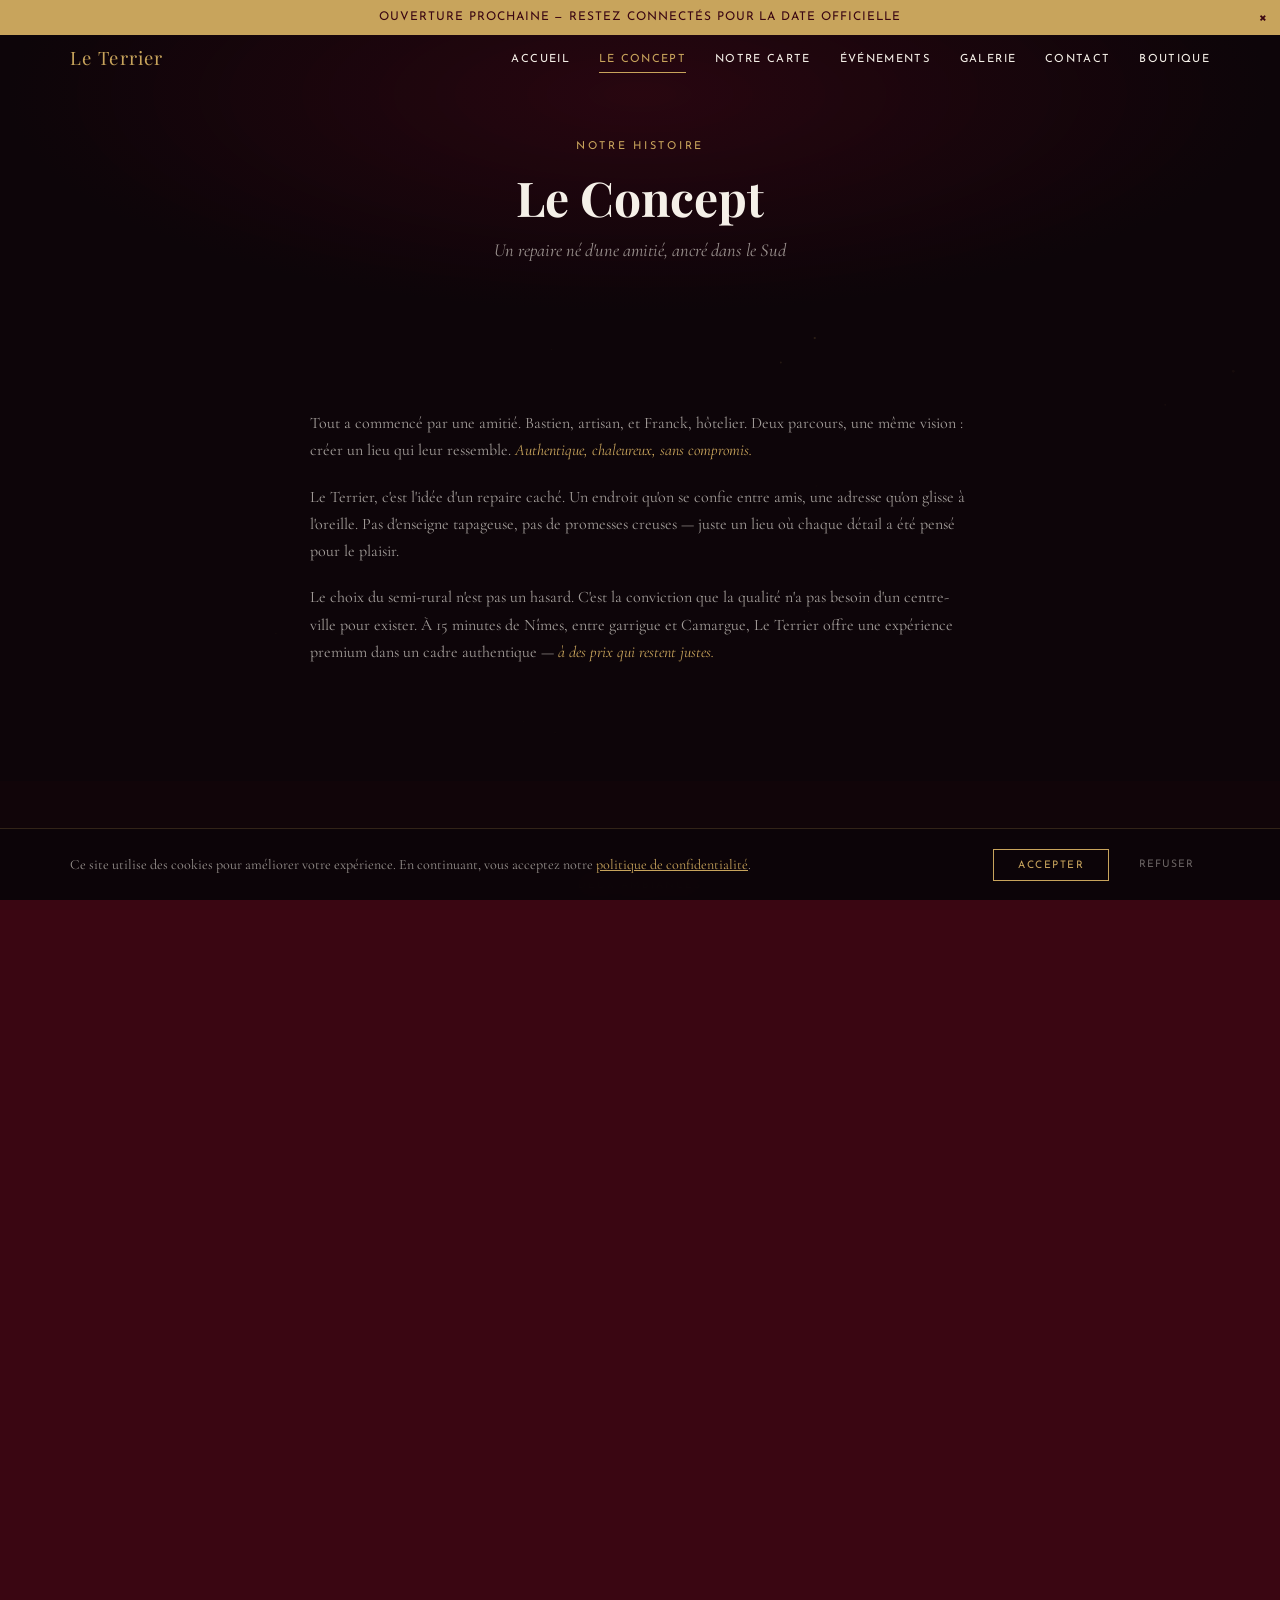
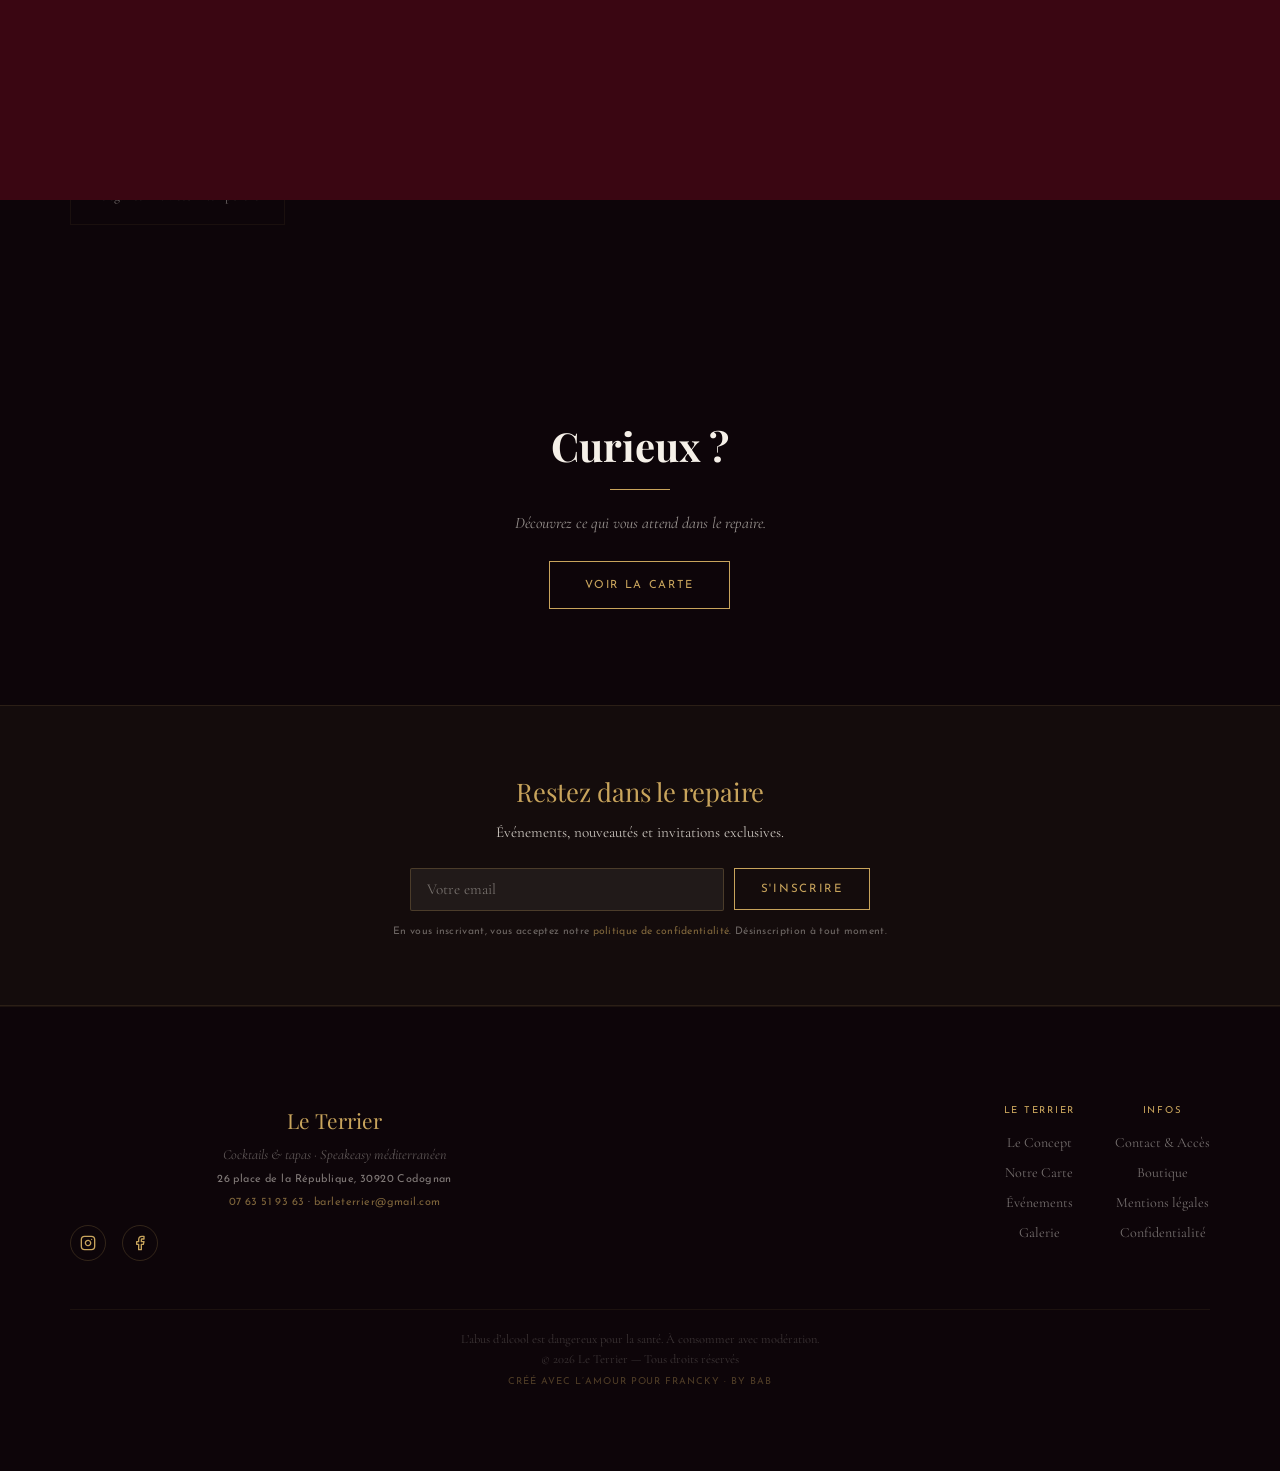
<file: concept.html>
<!DOCTYPE html>
<html lang="fr">
<head>
  <meta charset="UTF-8">
  <meta http-equiv="X-Content-Type-Options" content="nosniff">
  <meta http-equiv="X-Frame-Options" content="SAMEORIGIN">
  <meta http-equiv="Permissions-Policy" content="camera=(), microphone=(), geolocation=()">
  <meta name="referrer" content="strict-origin-when-cross-origin">
  <meta name="robots" content="index, follow">
  <meta name="theme-color" content="#5C0A1E">
  <meta name="viewport" content="width=device-width, initial-scale=1.0">
  <title>Le Concept — Le Terrier · Speakeasy Méditerranéen</title>
  <meta name="description" content="Deux amis, un artisan et un hôtelier, créent Le Terrier : un bar speakeasy méditerranéen ancré dans le terroir du Gard, entre garrigue et Camargue.">
  <meta property="og:title" content="Le Concept — Le Terrier · Speakeasy Méditerranéen">
  <meta property="og:description" content="Deux amis créent Le Terrier : un bar speakeasy méditerranéen ancré dans le terroir du Gard.">
  <meta property="og:type" content="website">
  <meta property="og:locale" content="fr_FR">
  <meta property="og:url" content="https://barleterrier.fr/concept">
  <meta name="twitter:card" content="summary_large_image">
  <meta name="twitter:title" content="Le Concept — Le Terrier · Speakeasy Méditerranéen">
  <meta name="twitter:description" content="Deux amis créent Le Terrier : un bar speakeasy méditerranéen ancré dans le terroir du Gard.">
  <link rel="icon" type="image/svg+xml" href="favicon.svg">
  <link rel="icon" type="image/x-icon" href="favicon.ico">
  <link rel="preconnect" href="https://fonts.googleapis.com">
  <link rel="preconnect" href="https://fonts.gstatic.com" crossorigin>
  <link href="https://fonts.googleapis.com/css2?family=Playfair+Display:wght@400;700&family=Cormorant+Garamond:ital,wght@0,400;0,600;1,400&family=Josefin+Sans:wght@300;400&display=swap" rel="stylesheet">
  <link rel="canonical" href="https://barleterrier.fr/concept">
  <link rel="stylesheet" href="styles.css">

  <script type="application/ld+json">
  {
    "@context": "https://schema.org",
    "@type": "BreadcrumbList",
    "itemListElement": [
      {
        "@type": "ListItem",
        "position": 1,
        "name": "Accueil",
        "item": "https://barleterrier.fr/"
      },
      {
        "@type": "ListItem",
        "position": 2,
        "name": "Le Concept",
        "item": "https://barleterrier.fr/concept"
      }
    ]
  }
  </script>
</head>
<body>
  <a href="#main-content" class="skip-to-content">Aller au contenu principal</a>
  <!-- Premium Layer -->
  <div class="preloader" aria-hidden="true">
    <div style="text-align:center">
      <p class="preloader__brand">Le Terrier</p>
      <div class="preloader__line"></div>
    </div>
  </div>
  <div class="scroll-progress" aria-hidden="true"></div>
  <div class="page-transition" aria-hidden="true"></div>


  <div class="announce" role="banner">
    Ouverture prochaine — Restez connectés pour la date officielle
    <button class="announce__close" aria-label="Fermer">&times;</button>
  </div>

  <header class="header">
    <div class="header__inner">
      <a href="index.html" class="header__logo">Le Terrier</a>
      <button class="burger" aria-label="Menu" aria-expanded="false"><span></span><span></span><span></span></button>
      <nav class="nav">
        <ul class="nav__list">
          <li><a href="index.html" class="nav__link">Accueil</a></li>
          <li><a href="concept.html" class="nav__link active">Le Concept</a></li>
          <li><a href="carte.html" class="nav__link">Notre Carte</a></li>
          <li><a href="evenements.html" class="nav__link">Événements</a></li>
          <li><a href="galerie.html" class="nav__link">Galerie</a></li>
          <li><a href="contact.html" class="nav__link">Contact</a></li>
          <li><a href="boutique.html" class="nav__link">Boutique</a></li>
        </ul>
      </nav>
    </div>
  </header>

  <canvas id="atmosphere" class="canvas-atmo"></canvas>

  <!-- PAGE HERO -->
  <main id="main-content">
  <section class="page-hero">
    <div class="container">
      <p class="hero__sur">Notre histoire</p>
      <h1 class="page-hero__title">Le Concept</h1>
      <p class="page-hero__sub">Un repaire né d'une amitié, ancré dans le Sud</p>
    </div>
  </section>

  <!-- L'HISTOIRE -->
  <section class="section-pad">
    <div class="container">
      <div class="story reveal">
        <p>Tout a commencé par une amitié. Bastien, artisan, et Franck, hôtelier. Deux parcours, une même vision : créer un lieu qui leur ressemble. <em>Authentique, chaleureux, sans compromis.</em></p>
        <p>Le Terrier, c'est l'idée d'un repaire caché. Un endroit qu'on se confie entre amis, une adresse qu'on glisse à l'oreille. Pas d'enseigne tapageuse, pas de promesses creuses — juste un lieu où chaque détail a été pensé pour le plaisir.</p>
        <p>Le choix du semi-rural n'est pas un hasard. C'est la conviction que la qualité n'a pas besoin d'un centre-ville pour exister. À 15 minutes de Nîmes, entre garrigue et Camargue, Le Terrier offre une expérience premium dans un cadre authentique — <em>à des prix qui restent justes.</em></p>
      </div>
    </div>
  </section>

  <!-- NOS ESPACES -->
  <section class="section-pad bg-accent">
    <div class="container">
      <div class="stitle reveal">
        <p class="stitle__sur">Deux ambiances</p>
        <h2 class="stitle__main">Nos Espaces</h2>
        <span class="gold-sep"></span>
      </div>
      <div class="espaces-grid">
        <div class="espace reveal reveal-d1">
          <p class="espace__label">Rez-de-chaussée</p>
          <h3 class="espace__title">L'Antre</h3>
          <p class="espace__text">Service à table, formules et carte complète. L'expérience assise, intimiste, soignée. On prend le temps, on partage une planche, on découvre les signatures. C'est ici que les soirées commencent — et qu'elles marquent.</p>
          <p class="espace__cap">25 places · Formules · Service à table</p>
        </div>
        <div class="espace reveal reveal-d2">
          <p class="espace__label">Étage</p>
          <h3 class="espace__title">Le Perchoir</h3>
          <p class="espace__text">Bar, comptoir, cocktails et vins au verre. Plus décontracté, plus spontané. On s'accoude, on goûte un signature, on grignote des croquetas. C'est le moteur de l'ambiance — l'endroit où les rencontres se font.</p>
          <p class="espace__cap">35 places · Bar · Cocktails & Vins</p>
        </div>
      </div>
    </div>
  </section>

  <!-- ANCRAGE LOCAL -->
  <section class="section-pad">
    <div class="container">
      <div class="stitle reveal">
        <p class="stitle__sur">Ancré dans le Sud</p>
        <h2 class="stitle__main">Notre Terroir</h2>
        <span class="gold-sep"></span>
      </div>
      <div class="terroir-grid">
        <div class="terroir reveal">
          <p class="terroir__title">La Garrigue</p>
          <p class="terroir__text">Thym, romarin, miel — dans nos cocktails comme dans l'air du soir</p>
        </div>
        <div class="terroir reveal reveal-d1">
          <p class="terroir__title">Vins du Languedoc</p>
          <p class="terroir__text">Pic Saint-Loup, Costières, Tavel — le Sud en verre</p>
        </div>
        <div class="terroir reveal reveal-d2">
          <p class="terroir__title">Méditerranée</p>
          <p class="terroir__text">Espagne, Provence, Camargue — nos inspirations culinaires</p>
        </div>
        <div class="terroir reveal reveal-d3">
          <p class="terroir__title">Sel de Camargue</p>
          <p class="terroir__text">Sur la Margarita, sur les gambas — la signature du territoire</p>
        </div>
        <div class="terroir reveal">
          <p class="terroir__title">Producteurs Locaux</p>
          <p class="terroir__text">Safran des Cévennes, olives de Nîmes, brandade artisanale</p>
        </div>
        <div class="terroir reveal reveal-d1">
          <p class="terroir__title">Esprit Speakeasy</p>
          <p class="terroir__text">L'intimité d'un repaire caché, l'élégance Art Déco intemporelle</p>
        </div>
      </div>
    </div>
  </section>

  <!-- CTA -->
  <section class="section-pad text-center">
    <div class="container reveal">
      <h2 class="stitle__main">Curieux ?</h2>
      <span class="gold-sep"></span>
      <p class="cta-text">Découvrez ce qui vous attend dans le repaire.</p>
      <a href="carte.html" class="btn">Voir la carte</a>
    </div>
  </section>

  <a href="contact.html" class="float-cta">Réserver</a>

  </main>

  <!-- NEWSLETTER -->
  <section class="newsletter" id="newsletter">
    <div class="container">
      <div class="newsletter__inner">
        <p class="newsletter__title">Restez dans le repaire</p>
        <p class="newsletter__text">Événements, nouveautés et invitations exclusives.</p>
        <form class="newsletter__form" action="#BREVO_FORM_URL" method="POST">
          <div class="newsletter__field">
            <input type="email" name="EMAIL" class="newsletter__input" placeholder="Votre email" required aria-label="Adresse email pour la newsletter">
            <button type="submit" class="btn newsletter__btn">S'inscrire</button>
          </div>
          <div style="position:absolute;left:-5000px" aria-hidden="true"><input type="text" name="b_honey" tabindex="-1" autocomplete="off"></div>
        </form>
        <p class="newsletter__legal">En vous inscrivant, vous acceptez notre <a href="politique-confidentialite.html">politique de confidentialité</a>. Désinscription à tout moment.</p>
      </div>
    </div>
  </section>

  <!-- Scroll to top -->
  <button class="scroll-top" aria-label="Retour en haut">&#8593;</button>

  <footer class="footer">
    <div class="container footer__inner">
      <div class="footer__brand">
        <p class="footer__logo">Le Terrier</p>
        <p class="footer__tagline">Cocktails & tapas · Speakeasy méditerranéen</p>
        <p class="footer__contact">26 place de la République, 30920 Codognan</p>
        <p class="footer__contact"><a href="tel:+33763519363">07 63 51 93 63</a> · <a href="mailto:barleterrier@gmail.com">barleterrier@gmail.com</a></p>
        <div class="footer__social">
          <a href="#" target="_blank" rel="noopener" aria-label="Instagram" title="Instagram">
            <svg width="16" height="16" viewBox="0 0 24 24" fill="none" stroke="currentColor" stroke-width="2" stroke-linecap="round" stroke-linejoin="round"><rect x="2" y="2" width="20" height="20" rx="5"/><path d="M16 11.37A4 4 0 1 1 12.63 8 4 4 0 0 1 16 11.37z"/><line x1="17.5" y1="6.5" x2="17.51" y2="6.5"/></svg>
          </a>
          <a href="#" target="_blank" rel="noopener" aria-label="Facebook" title="Facebook">
            <svg width="16" height="16" viewBox="0 0 24 24" fill="none" stroke="currentColor" stroke-width="2" stroke-linecap="round" stroke-linejoin="round"><path d="M18 2h-3a5 5 0 0 0-5 5v3H7v4h3v8h4v-8h3l1-4h-4V7a1 1 0 0 1 1-1h3z"/></svg>
          </a>
        </div>
      </div>
      <div class="footer__links footer__links--cols">
        <div class="footer__col">
          <p class="footer__col-title">Le Terrier</p>
          <a href="concept.html">Le Concept</a>
          <a href="carte.html">Notre Carte</a>
          <a href="evenements.html">Événements</a>
          <a href="galerie.html">Galerie</a>
        </div>
        <div class="footer__col">
          <p class="footer__col-title">Infos</p>
          <a href="contact.html">Contact & Accès</a>
          <a href="boutique.html">Boutique</a>
          <a href="mentions-legales.html">Mentions légales</a>
          <a href="politique-confidentialite.html">Confidentialité</a>
        </div>
      </div>
      <div class="footer__bottom">
        L’abus d’alcool est dangereux pour la santé. À consommer avec modération.<br>
        © 2026 Le Terrier — Tous droits réservés<br>
        <span class="footer__credit">Créé avec l’Amour pour Francky · By bab</span>
      </div>
    </div>
  </footer>

  <script src="shared.js" defer></script>

  <!-- COOKIE CONSENT -->
  <div id="cookie-banner" class="cookie-banner" role="dialog" aria-label="Consentement cookies">
    <div class="cookie-banner__inner">
      <p class="cookie-banner__text">Ce site utilise des cookies pour améliorer votre expérience. En continuant, vous acceptez notre <a href="politique-confidentialite.html">politique de confidentialité</a>.</p>
      <div class="cookie-banner__actions">
        <button class="btn cookie-banner__accept" id="cookie-accept">Accepter</button>
        <button class="cookie-banner__refuse" id="cookie-refuse">Refuser</button>
      </div>
    </div>
  </div>

</body>
</html>
</file>
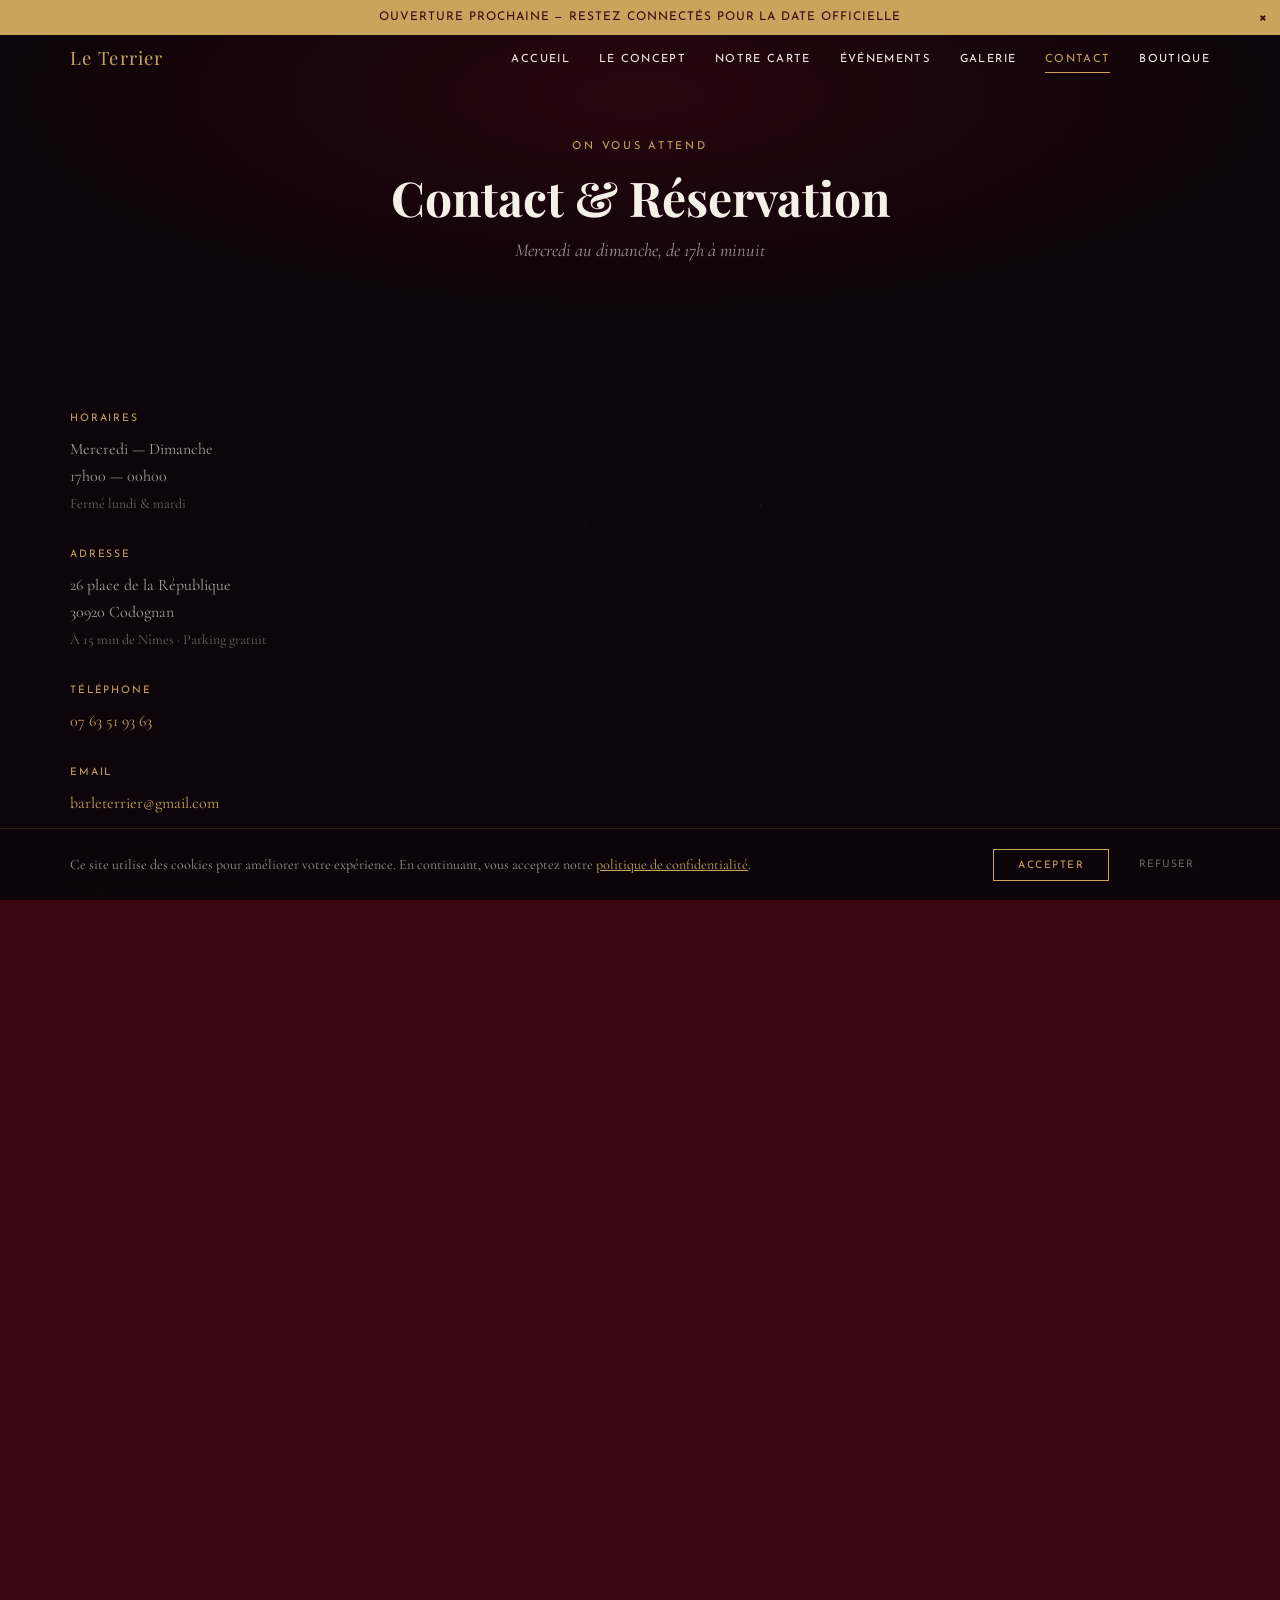
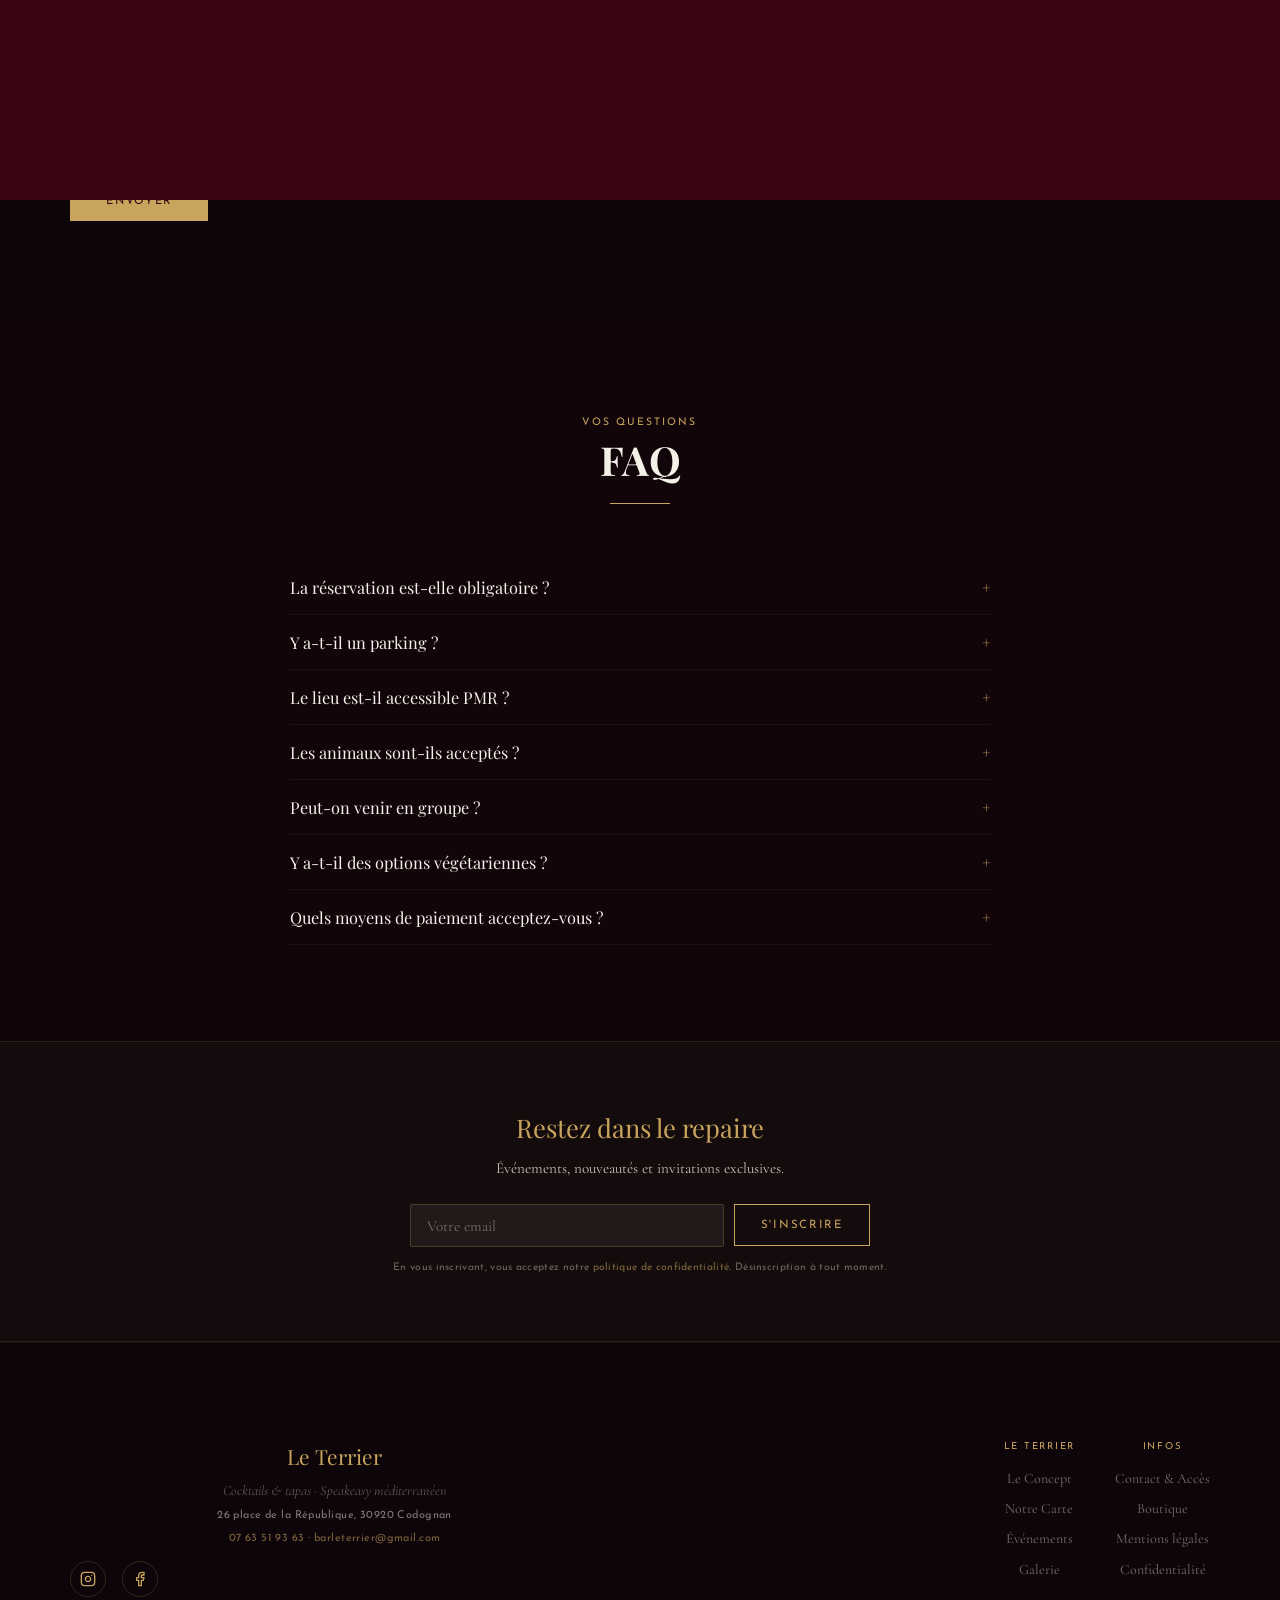
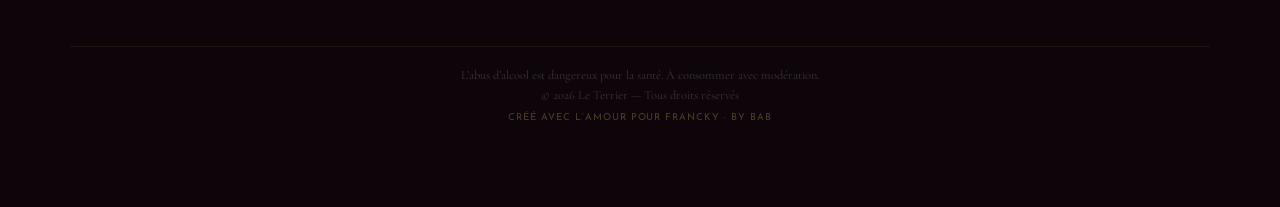
<file: contact.html>
<!DOCTYPE html>
<html lang="fr">
<head>
  <meta charset="UTF-8">
  <meta http-equiv="X-Content-Type-Options" content="nosniff">
  <meta http-equiv="X-Frame-Options" content="SAMEORIGIN">
  <meta http-equiv="Permissions-Policy" content="camera=(), microphone=(), geolocation=()">
  <meta name="referrer" content="strict-origin-when-cross-origin">
  <meta name="robots" content="index, follow">
  <meta name="theme-color" content="#5C0A1E">
  <meta name="viewport" content="width=device-width, initial-scale=1.0">
  <title>Contact & Réservation — Le Terrier · Bar Cocktails près de Nîmes</title>
  <meta name="description" content="Réservez votre table au Terrier. Ouvert du mercredi au dimanche, 17h-00h. Près de Codognan, à 15 minutes de Nîmes. Contactez-nous par téléphone ou Instagram.">
  <meta property="og:title" content="Contact &amp; Réservation — Le Terrier">
  <meta property="og:description" content="Réservez votre table au Terrier. Ouvert du mercredi au dimanche, 17h-00h. Près de Nîmes.">
  <meta property="og:type" content="website">
  <meta property="og:locale" content="fr_FR">
  <meta property="og:url" content="https://barleterrier.fr/contact">
  <meta name="twitter:card" content="summary_large_image">
  <meta name="twitter:title" content="Contact & Réservation — Le Terrier">
  <meta name="twitter:description" content="Réservez votre table au Terrier. Ouvert du mercredi au dimanche, 17h-00h, à Codognan près de Nîmes.">
  <link rel="icon" type="image/svg+xml" href="favicon.svg">
  <link rel="icon" type="image/x-icon" href="favicon.ico">
  <link rel="preconnect" href="https://fonts.googleapis.com">
  <link rel="preconnect" href="https://fonts.gstatic.com" crossorigin>
  <link href="https://fonts.googleapis.com/css2?family=Playfair+Display:wght@400;700&family=Cormorant+Garamond:ital,wght@0,400;0,600;1,400&family=Josefin+Sans:wght@300;400&display=swap" rel="stylesheet">
  <link rel="canonical" href="https://barleterrier.fr/contact">
  <link rel="stylesheet" href="styles.css">

  <script type="application/ld+json">
  {
    "@context": "https://schema.org",
    "@type": "BreadcrumbList",
    "itemListElement": [
      {
        "@type": "ListItem",
        "position": 1,
        "name": "Accueil",
        "item": "https://barleterrier.fr/"
      },
      {
        "@type": "ListItem",
        "position": 2,
        "name": "Contact & Réservation",
        "item": "https://barleterrier.fr/contact"
      }
    ]
  }
  </script>
</head>
<body>
  <a href="#main-content" class="skip-to-content">Aller au contenu principal</a>
  <!-- Premium Layer -->
  <div class="preloader" aria-hidden="true">
    <div style="text-align:center">
      <p class="preloader__brand">Le Terrier</p>
      <div class="preloader__line"></div>
    </div>
  </div>
  <div class="scroll-progress" aria-hidden="true"></div>
  <div class="page-transition" aria-hidden="true"></div>


  <div class="announce" role="banner">
    Ouverture prochaine — Restez connectés pour la date officielle
    <button class="announce__close" aria-label="Fermer">&times;</button>
  </div>

  <header class="header">
    <div class="header__inner">
      <a href="index.html" class="header__logo">Le Terrier</a>
      <button class="burger" aria-label="Menu" aria-expanded="false"><span></span><span></span><span></span></button>
      <nav class="nav">
        <ul class="nav__list">
          <li><a href="index.html" class="nav__link">Accueil</a></li>
          <li><a href="concept.html" class="nav__link">Le Concept</a></li>
          <li><a href="carte.html" class="nav__link">Notre Carte</a></li>
          <li><a href="evenements.html" class="nav__link">Événements</a></li>
          <li><a href="galerie.html" class="nav__link">Galerie</a></li>
          <li><a href="contact.html" class="nav__link active">Contact</a></li>
          <li><a href="boutique.html" class="nav__link">Boutique</a></li>
        </ul>
      </nav>
    </div>
  </header>

  <canvas id="atmosphere" class="canvas-atmo"></canvas>

  <main id="main-content">
  <section class="page-hero">
    <div class="container">
      <p class="hero__sur">On vous attend</p>
      <h1 class="page-hero__title">Contact & Réservation</h1>
      <p class="page-hero__sub">Mercredi au dimanche, de 17h à minuit</p>
    </div>
  </section>

  <!-- CONTACT + FORMULAIRE -->
  <section class="section-pad">
    <div class="container">
      <div class="contact-grid">

        <!-- INFOS -->
        <div>
          <div class="contact-block reveal">
            <p class="contact-block__title">Horaires</p>
            <p class="contact-block__text">
              Mercredi — Dimanche<br>
              17h00 — 00h00<br>
              <span class="contact-block__note">Fermé lundi & mardi</span>
            </p>
          </div>

          <div class="contact-block reveal">
            <p class="contact-block__title">Adresse</p>
            <p class="contact-block__text">
              26 place de la République<br>
              30920 Codognan<br>
              <span class="contact-block__note">À 15 min de Nîmes · Parking gratuit</span>
            </p>
          </div>

          <div class="contact-block reveal">
            <p class="contact-block__title">Téléphone</p>
            <p class="contact-block__text">
              <a href="tel:+33763519363">07 63 51 93 63</a>
            </p>
          </div>

          <div class="contact-block reveal">
            <p class="contact-block__title">Email</p>
            <p class="contact-block__text">
              <a href="mailto:barleterrier@gmail.com">barleterrier@gmail.com</a>
            </p>
          </div>

          <div class="contact-block reveal">
            <p class="contact-block__title">Nous suivre</p>
            <p class="contact-block__text">
              <!-- INSTAGRAM — remplacer # -->
              <a href="#">Instagram @barleterrier.fr</a>
            </p>
          </div>

          <!-- GOOGLE MAPS -->
          <div class="map-wrapper reveal">
            <iframe src="https://maps.google.com/maps?q=26+place+de+la+R%C3%A9publique,+30920+Codognan,+France&t=&z=15&ie=UTF8&iwloc=&output=embed" width="100%" height="350" style="border:0;border-radius:4px;" allowfullscreen loading="lazy" referrerpolicy="no-referrer-when-downgrade" title="Le Terrier — 26 place de la République, Codognan"></iframe>
          </div>
          </div>
        </div>

        <!-- FORMULAIRE -->
        <div>
          <div class="stitle stitle--left reveal">
            <p class="stitle__sur">Réservation</p>
            <h2 class="stitle__main stitle__main--sm">Réserver une table</h2>
            <span class="gold-sep gold-sep--left"></span>
          </div>

          <!-- ACTION — remplacer par Formspree/Netlify -->
          <form class="form reveal" data-form>
            <div class="form__row">
              <div class="form__group">
                <label class="form__label" for="name">Nom</label>
                <input class="form__input" type="text" id="name" name="name" required>
              </div>
              <div class="form__group">
                <label class="form__label" for="email">Email</label>
                <input class="form__input" type="email" id="email" name="email" required>
              </div>
            </div>
            <div class="form__row">
              <div class="form__group">
                <label class="form__label" for="phone">Téléphone</label>
                <input class="form__input" type="tel" id="phone" name="phone">
              </div>
              <div class="form__group">
                <label class="form__label" for="type">Type</label>
                <select class="form__select" id="type" name="type">
                  <option value="reservation">Réservation</option>
                  <option value="privatisation">Privatisation</option>
                  <option value="info">Renseignement</option>
                </select>
              </div>
            </div>
            <div class="form__row">
              <div class="form__group">
                <label class="form__label" for="date">Date souhaitée</label>
                <input class="form__input" type="date" id="date" name="date">
              </div>
              <div class="form__group">
                <label class="form__label" for="guests">Nombre de personnes</label>
                <select class="form__select" id="guests" name="guests">
                  <option value="2">2 personnes</option>
                  <option value="3">3 personnes</option>
                  <option value="4">4 personnes</option>
                  <option value="5">5 personnes</option>
                  <option value="6">6 personnes</option>
                  <option value="7+">7 et plus</option>
                </select>
              </div>
            </div>
            <div class="form__group">
              <label class="form__label" for="espace">Espace préféré</label>
              <select class="form__select" id="espace" name="espace">
                <option value="indifferent">Indifférent</option>
                <option value="rdc">Rez-de-chaussée (L'Antre)</option>
                <option value="etage">Étage (Le Perchoir)</option>
              </select>
            </div>
            <div class="form__group">
              <label class="form__label" for="message">Message (optionnel)</label>
              <textarea class="form__textarea" id="message" name="message" rows="3"></textarea>
            </div>
            <button type="submit" class="btn btn--filled btn--start">Envoyer</button>
          </form>

          <div class="form__success">
            <p class="stitle__sur">Merci !</p>
            <h3 class="stitle__main stitle__main--sm">Demande envoyée</h3>
            <p class="card__text">Nous revenons vers vous très vite. À bientôt au repaire.</p>
          </div>
        </div>

      </div>
    </div>
  </section>

  <!-- FAQ -->
  <section class="section-pad bg-accent">
    <div class="container">
      <div class="stitle reveal">
        <p class="stitle__sur">Vos questions</p>
        <h2 class="stitle__main">FAQ</h2>
        <span class="gold-sep"></span>
      </div>
      <div class="faq reveal">

        <div class="faq__item">
          <button class="faq__q">La réservation est-elle obligatoire ?<span class="faq__icon">+</span></button>
          <div class="faq__a">Recommandée mais pas obligatoire. Le week-end, on conseille fortement de réserver pour garantir votre table, surtout au rez-de-chaussée.</div>
        </div>

        <div class="faq__item">
          <button class="faq__q">Y a-t-il un parking ?<span class="faq__icon">+</span></button>
          <div class="faq__a">Oui, parking gratuit à proximité immédiate. L'avantage du semi-rural — pas de galère pour se garer.</div>
        </div>

        <div class="faq__item">
          <button class="faq__q">Le lieu est-il accessible PMR ?<span class="faq__icon">+</span></button>
          <div class="faq__a">Le rez-de-chaussée est accessible aux personnes à mobilité réduite. L'étage est accessible par escalier uniquement.</div>
        </div>

        <div class="faq__item">
          <button class="faq__q">Les animaux sont-ils acceptés ?<span class="faq__icon">+</span></button>
          <div class="faq__a">Les chiens calmes sont les bienvenus en salle. On leur prévoit même un bol d'eau.</div>
        </div>

        <div class="faq__item">
          <button class="faq__q">Peut-on venir en groupe ?<span class="faq__icon">+</span></button>
          <div class="faq__a">Bien sûr. Pour les groupes de plus de 8 personnes, contactez-nous pour organiser au mieux votre soirée. Privatisation possible jusqu'à 60 personnes.</div>
        </div>

        <div class="faq__item">
          <button class="faq__q">Y a-t-il des options végétariennes ?<span class="faq__icon">+</span></button>
          <div class="faq__a">Oui : légumes grillés, olives & amandes, fromages affinés, piquillos farcis. La carte est pensée pour que chacun y trouve son bonheur.</div>
        </div>

        <div class="faq__item">
          <button class="faq__q">Quels moyens de paiement acceptez-vous ?<span class="faq__icon">+</span></button>
          <div class="faq__a">Carte bancaire et espèces. Pas de chèques.</div>
        </div>

      </div>
    </div>
  </section>

  </main>

  <!-- NEWSLETTER -->
  <section class="newsletter" id="newsletter">
    <div class="container">
      <div class="newsletter__inner">
        <p class="newsletter__title">Restez dans le repaire</p>
        <p class="newsletter__text">Événements, nouveautés et invitations exclusives.</p>
        <form class="newsletter__form" action="#BREVO_FORM_URL" method="POST">
          <div class="newsletter__field">
            <input type="email" name="EMAIL" class="newsletter__input" placeholder="Votre email" required aria-label="Adresse email pour la newsletter">
            <button type="submit" class="btn newsletter__btn">S'inscrire</button>
          </div>
          <div style="position:absolute;left:-5000px" aria-hidden="true"><input type="text" name="b_honey" tabindex="-1" autocomplete="off"></div>
        </form>
        <p class="newsletter__legal">En vous inscrivant, vous acceptez notre <a href="politique-confidentialite.html">politique de confidentialité</a>. Désinscription à tout moment.</p>
      </div>
    </div>
  </section>

  <!-- Scroll to top -->
  <button class="scroll-top" aria-label="Retour en haut">&#8593;</button>

  <footer class="footer">
    <div class="container footer__inner">
      <div class="footer__brand">
        <p class="footer__logo">Le Terrier</p>
        <p class="footer__tagline">Cocktails & tapas · Speakeasy méditerranéen</p>
        <p class="footer__contact">26 place de la République, 30920 Codognan</p>
        <p class="footer__contact"><a href="tel:+33763519363">07 63 51 93 63</a> · <a href="mailto:barleterrier@gmail.com">barleterrier@gmail.com</a></p>
        <div class="footer__social">
          <a href="#" target="_blank" rel="noopener" aria-label="Instagram" title="Instagram">
            <svg width="16" height="16" viewBox="0 0 24 24" fill="none" stroke="currentColor" stroke-width="2" stroke-linecap="round" stroke-linejoin="round"><rect x="2" y="2" width="20" height="20" rx="5"/><path d="M16 11.37A4 4 0 1 1 12.63 8 4 4 0 0 1 16 11.37z"/><line x1="17.5" y1="6.5" x2="17.51" y2="6.5"/></svg>
          </a>
          <a href="#" target="_blank" rel="noopener" aria-label="Facebook" title="Facebook">
            <svg width="16" height="16" viewBox="0 0 24 24" fill="none" stroke="currentColor" stroke-width="2" stroke-linecap="round" stroke-linejoin="round"><path d="M18 2h-3a5 5 0 0 0-5 5v3H7v4h3v8h4v-8h3l1-4h-4V7a1 1 0 0 1 1-1h3z"/></svg>
          </a>
        </div>
      </div>
      <div class="footer__links footer__links--cols">
        <div class="footer__col">
          <p class="footer__col-title">Le Terrier</p>
          <a href="concept.html">Le Concept</a>
          <a href="carte.html">Notre Carte</a>
          <a href="evenements.html">Événements</a>
          <a href="galerie.html">Galerie</a>
        </div>
        <div class="footer__col">
          <p class="footer__col-title">Infos</p>
          <a href="contact.html">Contact & Accès</a>
          <a href="boutique.html">Boutique</a>
          <a href="mentions-legales.html">Mentions légales</a>
          <a href="politique-confidentialite.html">Confidentialité</a>
        </div>
      </div>
      <div class="footer__bottom">
        L’abus d’alcool est dangereux pour la santé. À consommer avec modération.<br>
        © 2026 Le Terrier — Tous droits réservés<br>
        <span class="footer__credit">Créé avec l’Amour pour Francky · By bab</span>
      </div>
    </div>
  </footer>

  <script src="shared.js" defer></script>

  <!-- COOKIE CONSENT -->
  <div id="cookie-banner" class="cookie-banner" role="dialog" aria-label="Consentement cookies">
    <div class="cookie-banner__inner">
      <p class="cookie-banner__text">Ce site utilise des cookies pour améliorer votre expérience. En continuant, vous acceptez notre <a href="politique-confidentialite.html">politique de confidentialité</a>.</p>
      <div class="cookie-banner__actions">
        <button class="btn cookie-banner__accept" id="cookie-accept">Accepter</button>
        <button class="cookie-banner__refuse" id="cookie-refuse">Refuser</button>
      </div>
    </div>
  </div>

</body>
</html>
</file>
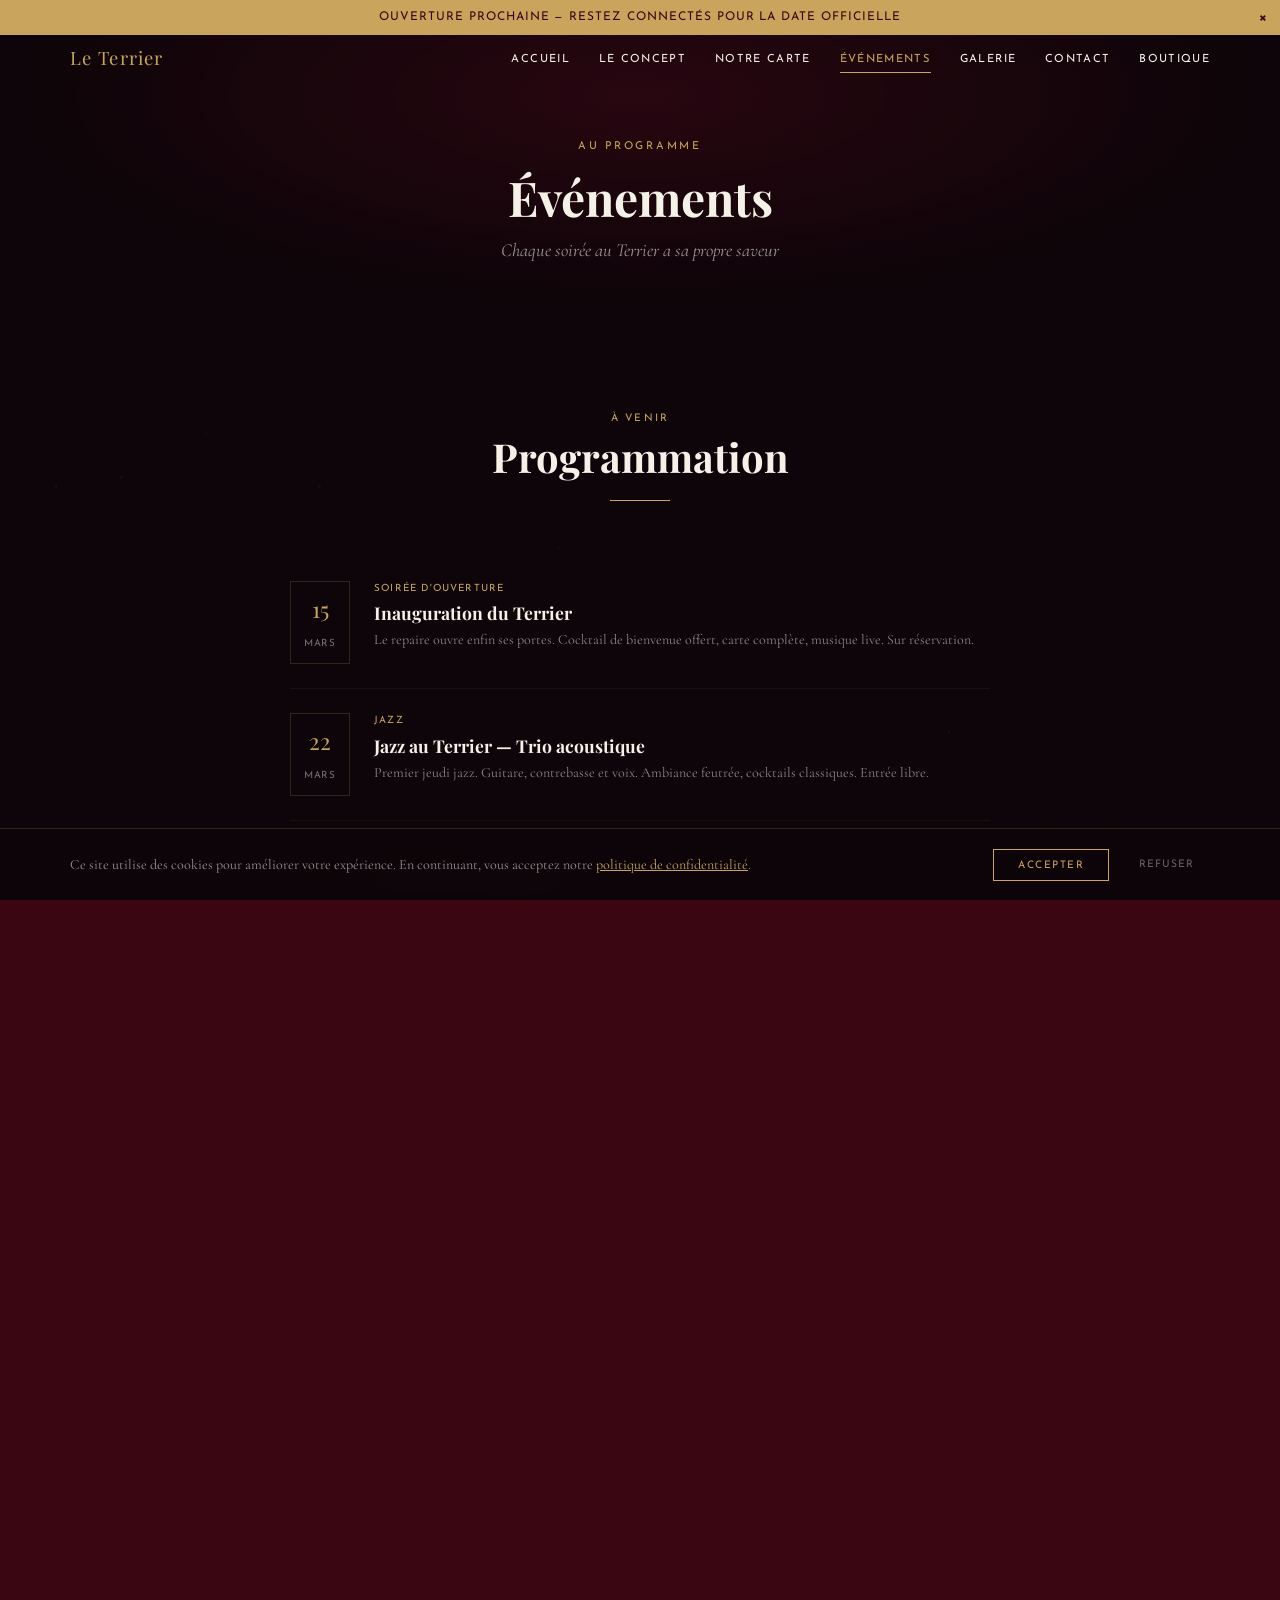
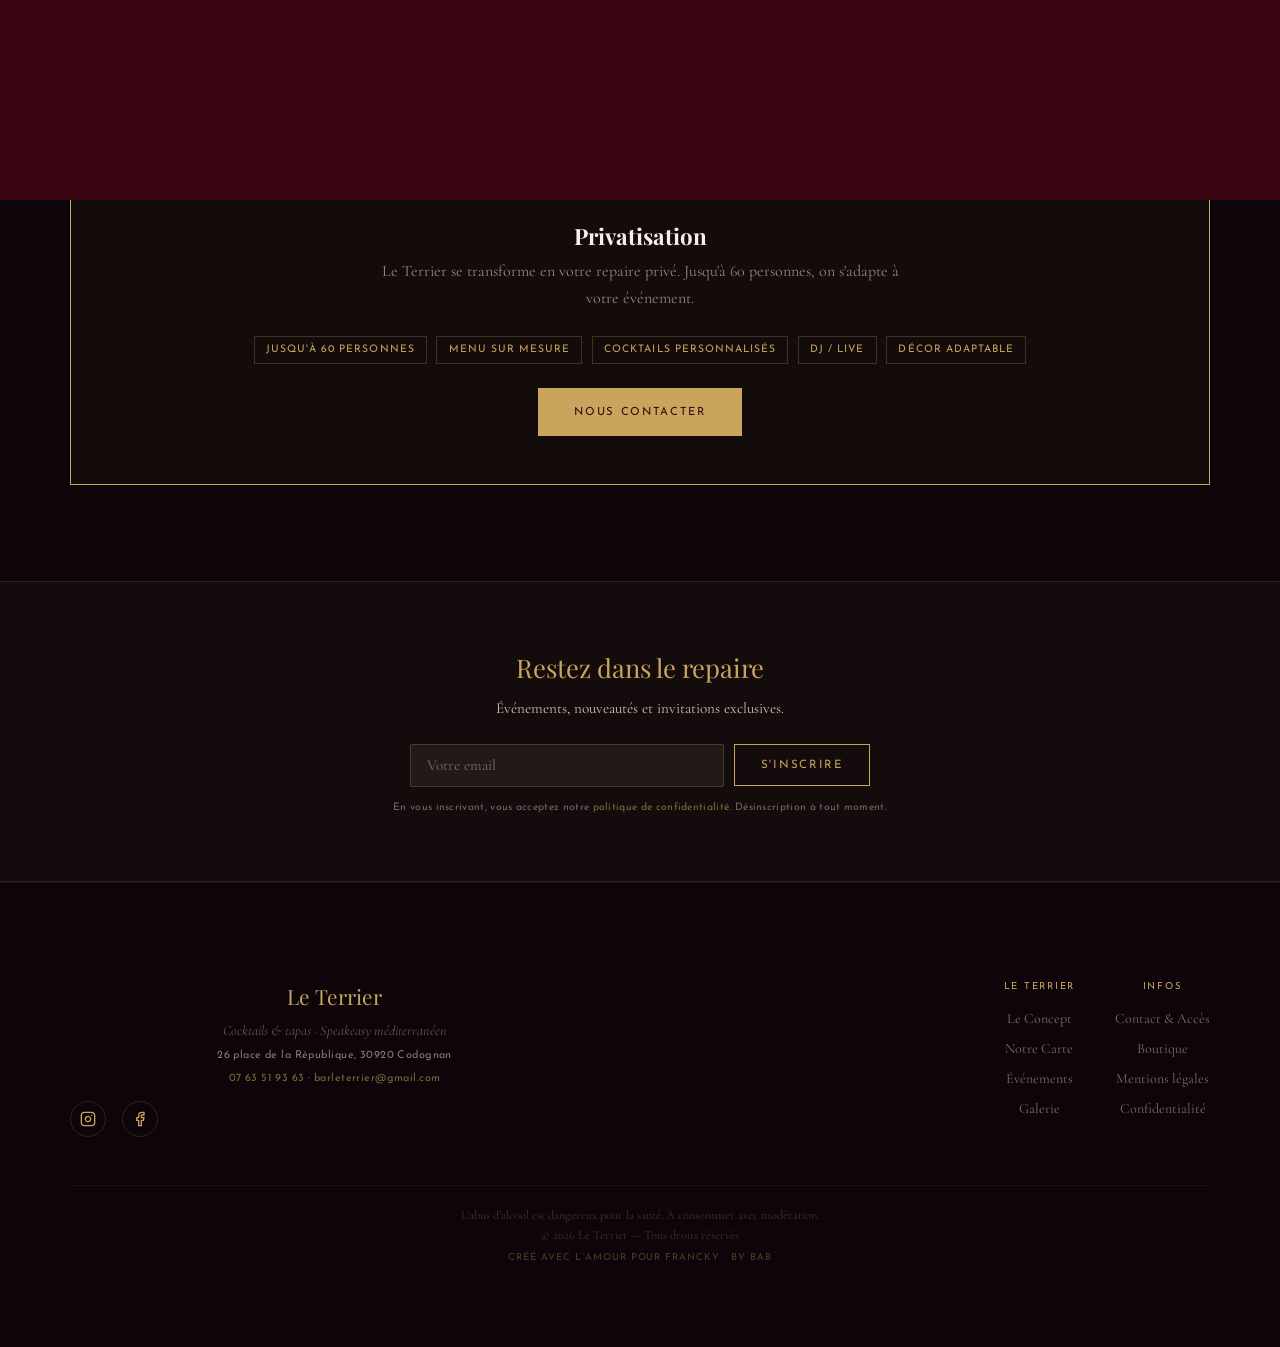
<file: evenements.html>
<!DOCTYPE html>
<html lang="fr">
<head>
  <meta charset="UTF-8">
  <meta http-equiv="X-Content-Type-Options" content="nosniff">
  <meta http-equiv="X-Frame-Options" content="SAMEORIGIN">
  <meta http-equiv="Permissions-Policy" content="camera=(), microphone=(), geolocation=()">
  <meta name="referrer" content="strict-origin-when-cross-origin">
  <meta name="robots" content="index, follow">
  <meta name="theme-color" content="#5C0A1E">
  <meta name="viewport" content="width=device-width, initial-scale=1.0">
  <title>Événements — Le Terrier · Soirées & Privatisations</title>
  <meta name="description" content="Soirées jazz, dégustations, DJ sets et privatisations au Terrier. Découvrez notre programmation et réservez votre soirée près de Nîmes.">
  <meta property="og:title" content="Événements — Le Terrier · Soirées &amp; Privatisations">
  <meta property="og:description" content="Soirées jazz, dégustations, DJ sets et privatisations au Terrier près de Nîmes.">
  <meta property="og:type" content="website">
  <meta property="og:locale" content="fr_FR">
  <meta property="og:url" content="https://barleterrier.fr/evenements">
  <meta name="twitter:card" content="summary_large_image">
  <meta name="twitter:title" content="Événements — Le Terrier · Soirées & Privatisations">
  <meta name="twitter:description" content="Soirées jazz, dégustations, DJ sets et privatisations au Terrier près de Nîmes.">
  <link rel="icon" type="image/svg+xml" href="favicon.svg">
  <link rel="icon" type="image/x-icon" href="favicon.ico">
  <link rel="preconnect" href="https://fonts.googleapis.com">
  <link rel="preconnect" href="https://fonts.gstatic.com" crossorigin>
  <link href="https://fonts.googleapis.com/css2?family=Playfair+Display:wght@400;700&family=Cormorant+Garamond:ital,wght@0,400;0,600;1,400&family=Josefin+Sans:wght@300;400&display=swap" rel="stylesheet">
  <link rel="canonical" href="https://barleterrier.fr/evenements">
  <link rel="stylesheet" href="styles.css">

  <script type="application/ld+json">
  {
    "@context": "https://schema.org",
    "@type": "BreadcrumbList",
    "itemListElement": [
      {
        "@type": "ListItem",
        "position": 1,
        "name": "Accueil",
        "item": "https://barleterrier.fr/"
      },
      {
        "@type": "ListItem",
        "position": 2,
        "name": "Événements",
        "item": "https://barleterrier.fr/evenements"
      }
    ]
  }
  </script>

  <script type="application/ld+json">
  {
    "@context": "https://schema.org",
    "@type": "EventSeries",
    "name": "Soirées au Terrier",
    "description": "Soirées jazz, dégustations de vins, DJ sets et privatisations au Terrier, bar à cocktails et tapas à Codognan.",
    "url": "https://barleterrier.fr/evenements",
    "location": {
      "@type": "Place",
      "name": "Le Terrier",
      "address": {
        "@type": "PostalAddress",
        "streetAddress": "26 place de la République",
        "addressLocality": "Codognan",
        "postalCode": "30920",
        "addressCountry": "FR"
      }
    },
    "organizer": {
      "@type": "Organization",
      "name": "Le Terrier",
      "url": "https://barleterrier.fr"
    },
    "subEvent": [
      {
        "@type": "Event",
        "name": "Jazz au Terrier",
        "description": "Soirée jazz acoustique live — musique d'ambiance intimiste au cœur du speakeasy.",
        "eventSchedule": {
          "@type": "Schedule",
          "byDay": "https://schema.org/Thursday",
          "startTime": "20:00",
          "endTime": "23:00",
          "repeatFrequency": "P1W"
        },
        "isAccessibleForFree": true
      },
      {
        "@type": "Event",
        "name": "Vendredis Vins",
        "description": "Cuvée de la semaine et accords tapas — découverte œnologique décontractée.",
        "eventSchedule": {
          "@type": "Schedule",
          "byDay": "https://schema.org/Friday",
          "startTime": "18:00",
          "endTime": "23:00",
          "repeatFrequency": "P1W"
        },
        "isAccessibleForFree": true
      },
      {
        "@type": "Event",
        "name": "DJ Lounge",
        "description": "Deep house, nu-disco — l'ambiance monte d'un cran au Perchoir.",
        "eventSchedule": {
          "@type": "Schedule",
          "byDay": "https://schema.org/Saturday",
          "startTime": "21:00",
          "endTime": "00:00",
          "repeatFrequency": "P1W"
        },
        "isAccessibleForFree": true
      }
    ]
  }
  </script>
</head>
<body>
  <a href="#main-content" class="skip-to-content">Aller au contenu principal</a>
  <!-- Premium Layer -->
  <div class="preloader" aria-hidden="true">
    <div style="text-align:center">
      <p class="preloader__brand">Le Terrier</p>
      <div class="preloader__line"></div>
    </div>
  </div>
  <div class="scroll-progress" aria-hidden="true"></div>
  <div class="page-transition" aria-hidden="true"></div>


  <div class="announce" role="banner">
    Ouverture prochaine — Restez connectés pour la date officielle
    <button class="announce__close" aria-label="Fermer">&times;</button>
  </div>

  <header class="header">
    <div class="header__inner">
      <a href="index.html" class="header__logo">Le Terrier</a>
      <button class="burger" aria-label="Menu" aria-expanded="false"><span></span><span></span><span></span></button>
      <nav class="nav">
        <ul class="nav__list">
          <li><a href="index.html" class="nav__link">Accueil</a></li>
          <li><a href="concept.html" class="nav__link">Le Concept</a></li>
          <li><a href="carte.html" class="nav__link">Notre Carte</a></li>
          <li><a href="evenements.html" class="nav__link active">Événements</a></li>
          <li><a href="galerie.html" class="nav__link">Galerie</a></li>
          <li><a href="contact.html" class="nav__link">Contact</a></li>
          <li><a href="boutique.html" class="nav__link">Boutique</a></li>
        </ul>
      </nav>
    </div>
  </header>

  <canvas id="atmosphere" class="canvas-atmo"></canvas>

  <main id="main-content">
  <section class="page-hero">
    <div class="container">
      <p class="hero__sur">Au programme</p>
      <h1 class="page-hero__title">Événements</h1>
      <p class="page-hero__sub">Chaque soirée au Terrier a sa propre saveur</p>
    </div>
  </section>

  <!-- PROGRAMMATION — modifier les événements ici -->
  <section class="section-pad">
    <div class="container">
      <div class="stitle reveal">
        <p class="stitle__sur">À venir</p>
        <h2 class="stitle__main">Programmation</h2>
        <span class="gold-sep"></span>
      </div>

      <div class="events-list">
        <!-- ÉVÉNEMENT 1 -->
        <div class="event reveal">
          <div class="event__date">
            <span class="event__day">15</span>
            <span class="event__month">Mars</span>
          </div>
          <div class="event__info">
            <p class="event__tag">Soirée d'ouverture</p>
            <h3 class="event__title">Inauguration du Terrier</h3>
            <p class="event__text">Le repaire ouvre enfin ses portes. Cocktail de bienvenue offert, carte complète, musique live. Sur réservation.</p>
          </div>
        </div>

        <!-- ÉVÉNEMENT 2 -->
        <div class="event reveal">
          <div class="event__date">
            <span class="event__day">22</span>
            <span class="event__month">Mars</span>
          </div>
          <div class="event__info">
            <p class="event__tag">Jazz</p>
            <h3 class="event__title">Jazz au Terrier — Trio acoustique</h3>
            <p class="event__text">Premier jeudi jazz. Guitare, contrebasse et voix. Ambiance feutrée, cocktails classiques. Entrée libre.</p>
          </div>
        </div>

        <!-- ÉVÉNEMENT 3 -->
        <div class="event reveal">
          <div class="event__date">
            <span class="event__day">29</span>
            <span class="event__month">Mars</span>
          </div>
          <div class="event__info">
            <p class="event__tag">Dégustation</p>
            <h3 class="event__title">Les Vins du Languedoc</h3>
            <p class="event__text">Dégustation commentée de 5 cuvées locales, accompagnée de tapas assorties. Places limitées, réservation conseillée.</p>
          </div>
        </div>

        <!-- ÉVÉNEMENT 4 -->
        <div class="event reveal">
          <div class="event__date">
            <span class="event__day">05</span>
            <span class="event__month">Avr</span>
          </div>
          <div class="event__info">
            <p class="event__tag">DJ Set</p>
            <h3 class="event__title">Nuit Fauve — DJ set lounge</h3>
            <p class="event__text">Deep house & nu-disco jusqu'à minuit. Cocktails spéciaux de la soirée. Le samedi prend une autre dimension.</p>
          </div>
        </div>
      </div>
    </div>
  </section>

  <!-- RENDEZ-VOUS RÉGULIERS -->
  <section class="section-pad bg-accent">
    <div class="container">
      <div class="stitle reveal">
        <p class="stitle__sur">Chaque semaine</p>
        <h2 class="stitle__main">Nos Rendez-vous</h2>
        <span class="gold-sep"></span>
      </div>
      <div class="recur-grid">
        <div class="recur reveal reveal-d1">
          <p class="recur__day">Les Jeudis</p>
          <h3 class="recur__title">Jazz au Terrier</h3>
          <p class="recur__text">Musique live acoustique, ambiance feutrée. Le jazz comme on l'aime — intime et vibrant.</p>
        </div>
        <div class="recur reveal reveal-d2">
          <p class="recur__day">Les Vendredis</p>
          <h3 class="recur__title">Vendredis Vins</h3>
          <p class="recur__text">Cuvée de la semaine mise à l'honneur, accord tapas-vin. Le rendez-vous des curieux.</p>
        </div>
        <div class="recur reveal reveal-d3">
          <p class="recur__day">Les Samedis</p>
          <h3 class="recur__title">DJ Lounge</h3>
          <p class="recur__text">Sélections musicales soignées — deep house, nu-disco, world. Le samedi monte d'un cran.</p>
        </div>
      </div>
    </div>
  </section>

  <!-- PRIVATISATION -->
  <section class="section-pad">
    <div class="container">
      <div class="privat reveal">
        <h2 class="privat__title">Privatisation</h2>
        <p class="privat__text">Le Terrier se transforme en votre repaire privé. Jusqu'à 60 personnes, on s'adapte à votre événement.</p>
        <div class="privat__list">
          <span class="privat__tag">Jusqu'à 60 personnes</span>
          <span class="privat__tag">Menu sur mesure</span>
          <span class="privat__tag">Cocktails personnalisés</span>
          <span class="privat__tag">DJ / Live</span>
          <span class="privat__tag">Décor adaptable</span>
        </div>
        <a href="contact.html" class="btn btn--filled">Nous contacter</a>
      </div>
    </div>
  </section>

  <a href="contact.html" class="float-cta">Réserver</a>

  </main>

  <!-- NEWSLETTER -->
  <section class="newsletter" id="newsletter">
    <div class="container">
      <div class="newsletter__inner">
        <p class="newsletter__title">Restez dans le repaire</p>
        <p class="newsletter__text">Événements, nouveautés et invitations exclusives.</p>
        <form class="newsletter__form" action="#BREVO_FORM_URL" method="POST">
          <div class="newsletter__field">
            <input type="email" name="EMAIL" class="newsletter__input" placeholder="Votre email" required aria-label="Adresse email pour la newsletter">
            <button type="submit" class="btn newsletter__btn">S'inscrire</button>
          </div>
          <div style="position:absolute;left:-5000px" aria-hidden="true"><input type="text" name="b_honey" tabindex="-1" autocomplete="off"></div>
        </form>
        <p class="newsletter__legal">En vous inscrivant, vous acceptez notre <a href="politique-confidentialite.html">politique de confidentialité</a>. Désinscription à tout moment.</p>
      </div>
    </div>
  </section>

  <!-- Scroll to top -->
  <button class="scroll-top" aria-label="Retour en haut">&#8593;</button>

  <footer class="footer">
    <div class="container footer__inner">
      <div class="footer__brand">
        <p class="footer__logo">Le Terrier</p>
        <p class="footer__tagline">Cocktails & tapas · Speakeasy méditerranéen</p>
        <p class="footer__contact">26 place de la République, 30920 Codognan</p>
        <p class="footer__contact"><a href="tel:+33763519363">07 63 51 93 63</a> · <a href="mailto:barleterrier@gmail.com">barleterrier@gmail.com</a></p>
        <div class="footer__social">
          <a href="#" target="_blank" rel="noopener" aria-label="Instagram" title="Instagram">
            <svg width="16" height="16" viewBox="0 0 24 24" fill="none" stroke="currentColor" stroke-width="2" stroke-linecap="round" stroke-linejoin="round"><rect x="2" y="2" width="20" height="20" rx="5"/><path d="M16 11.37A4 4 0 1 1 12.63 8 4 4 0 0 1 16 11.37z"/><line x1="17.5" y1="6.5" x2="17.51" y2="6.5"/></svg>
          </a>
          <a href="#" target="_blank" rel="noopener" aria-label="Facebook" title="Facebook">
            <svg width="16" height="16" viewBox="0 0 24 24" fill="none" stroke="currentColor" stroke-width="2" stroke-linecap="round" stroke-linejoin="round"><path d="M18 2h-3a5 5 0 0 0-5 5v3H7v4h3v8h4v-8h3l1-4h-4V7a1 1 0 0 1 1-1h3z"/></svg>
          </a>
        </div>
      </div>
      <div class="footer__links footer__links--cols">
        <div class="footer__col">
          <p class="footer__col-title">Le Terrier</p>
          <a href="concept.html">Le Concept</a>
          <a href="carte.html">Notre Carte</a>
          <a href="evenements.html">Événements</a>
          <a href="galerie.html">Galerie</a>
        </div>
        <div class="footer__col">
          <p class="footer__col-title">Infos</p>
          <a href="contact.html">Contact & Accès</a>
          <a href="boutique.html">Boutique</a>
          <a href="mentions-legales.html">Mentions légales</a>
          <a href="politique-confidentialite.html">Confidentialité</a>
        </div>
      </div>
      <div class="footer__bottom">
        L’abus d’alcool est dangereux pour la santé. À consommer avec modération.<br>
        © 2026 Le Terrier — Tous droits réservés<br>
        <span class="footer__credit">Créé avec l’Amour pour Francky · By bab</span>
      </div>
    </div>
  </footer>

  <script src="shared.js" defer></script>

  <!-- COOKIE CONSENT -->
  <div id="cookie-banner" class="cookie-banner" role="dialog" aria-label="Consentement cookies">
    <div class="cookie-banner__inner">
      <p class="cookie-banner__text">Ce site utilise des cookies pour améliorer votre expérience. En continuant, vous acceptez notre <a href="politique-confidentialite.html">politique de confidentialité</a>.</p>
      <div class="cookie-banner__actions">
        <button class="btn cookie-banner__accept" id="cookie-accept">Accepter</button>
        <button class="cookie-banner__refuse" id="cookie-refuse">Refuser</button>
      </div>
    </div>
  </div>

</body>
</html>
</file>
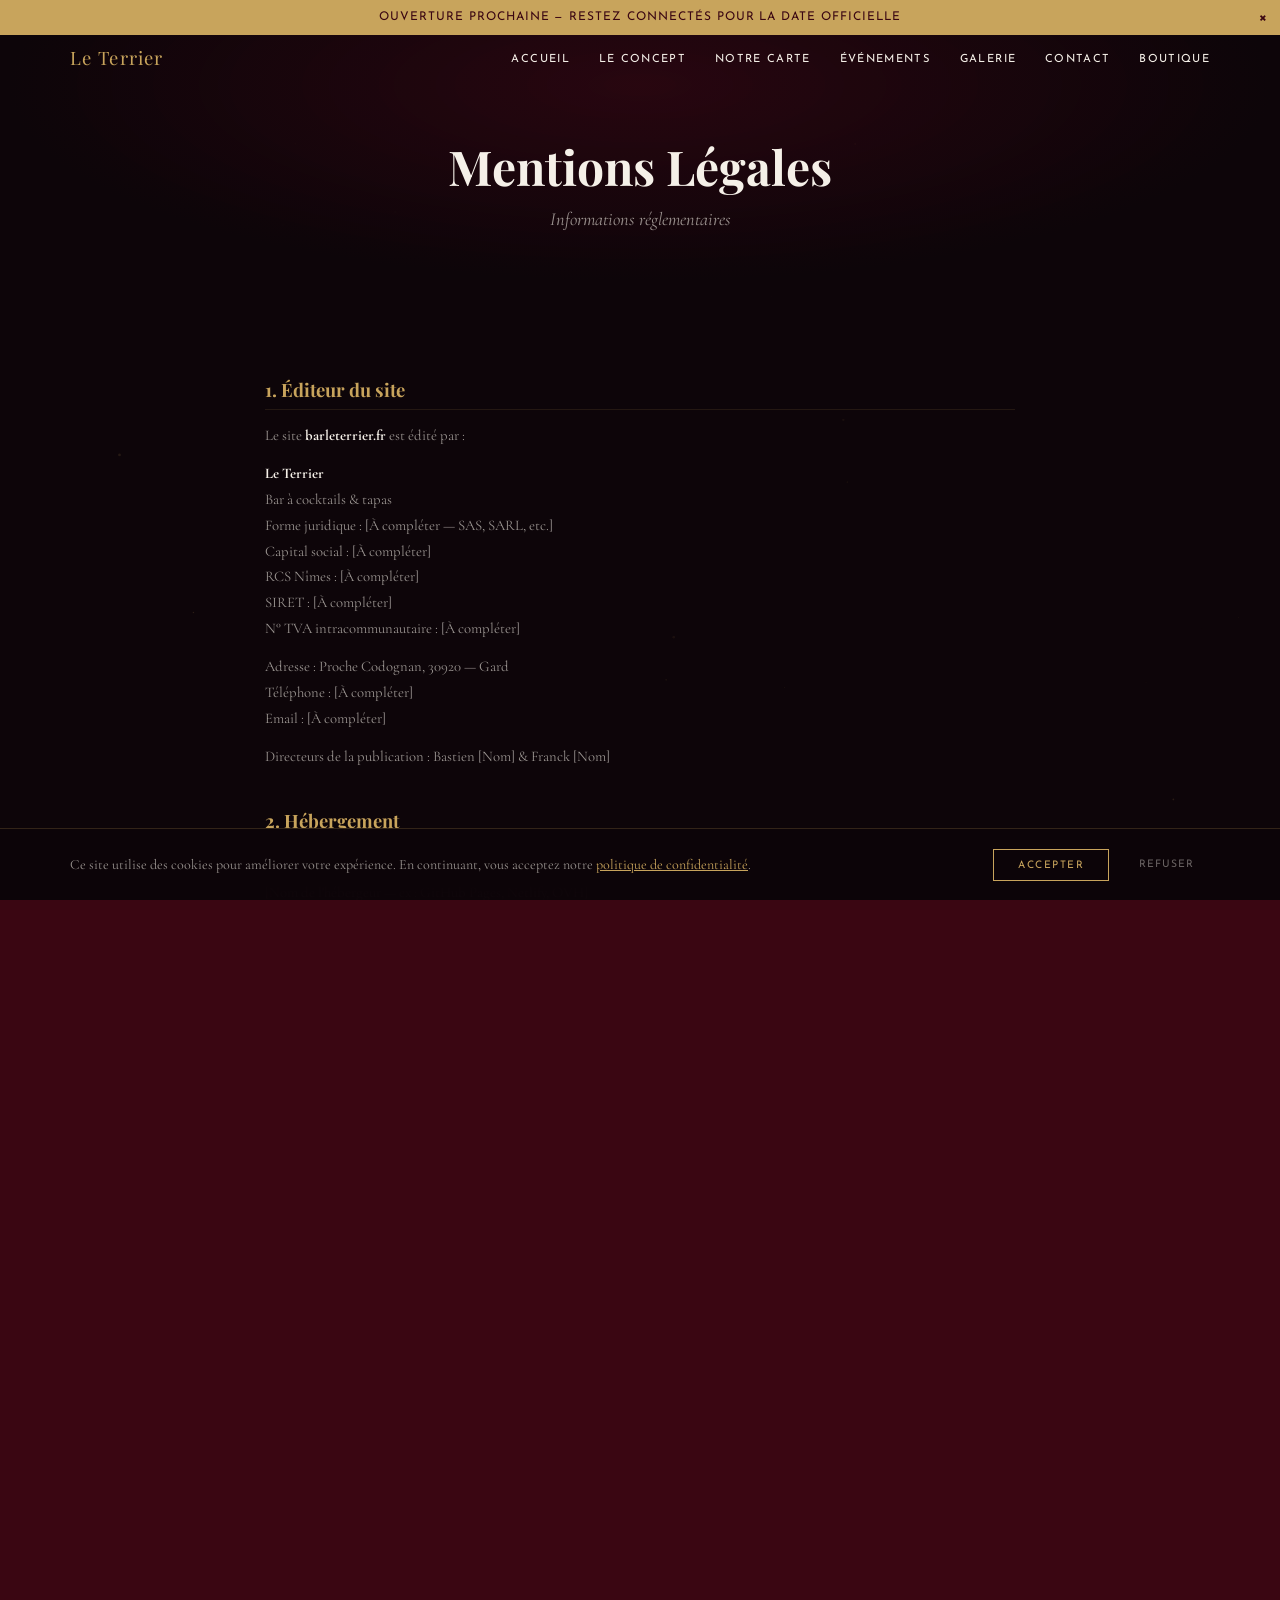
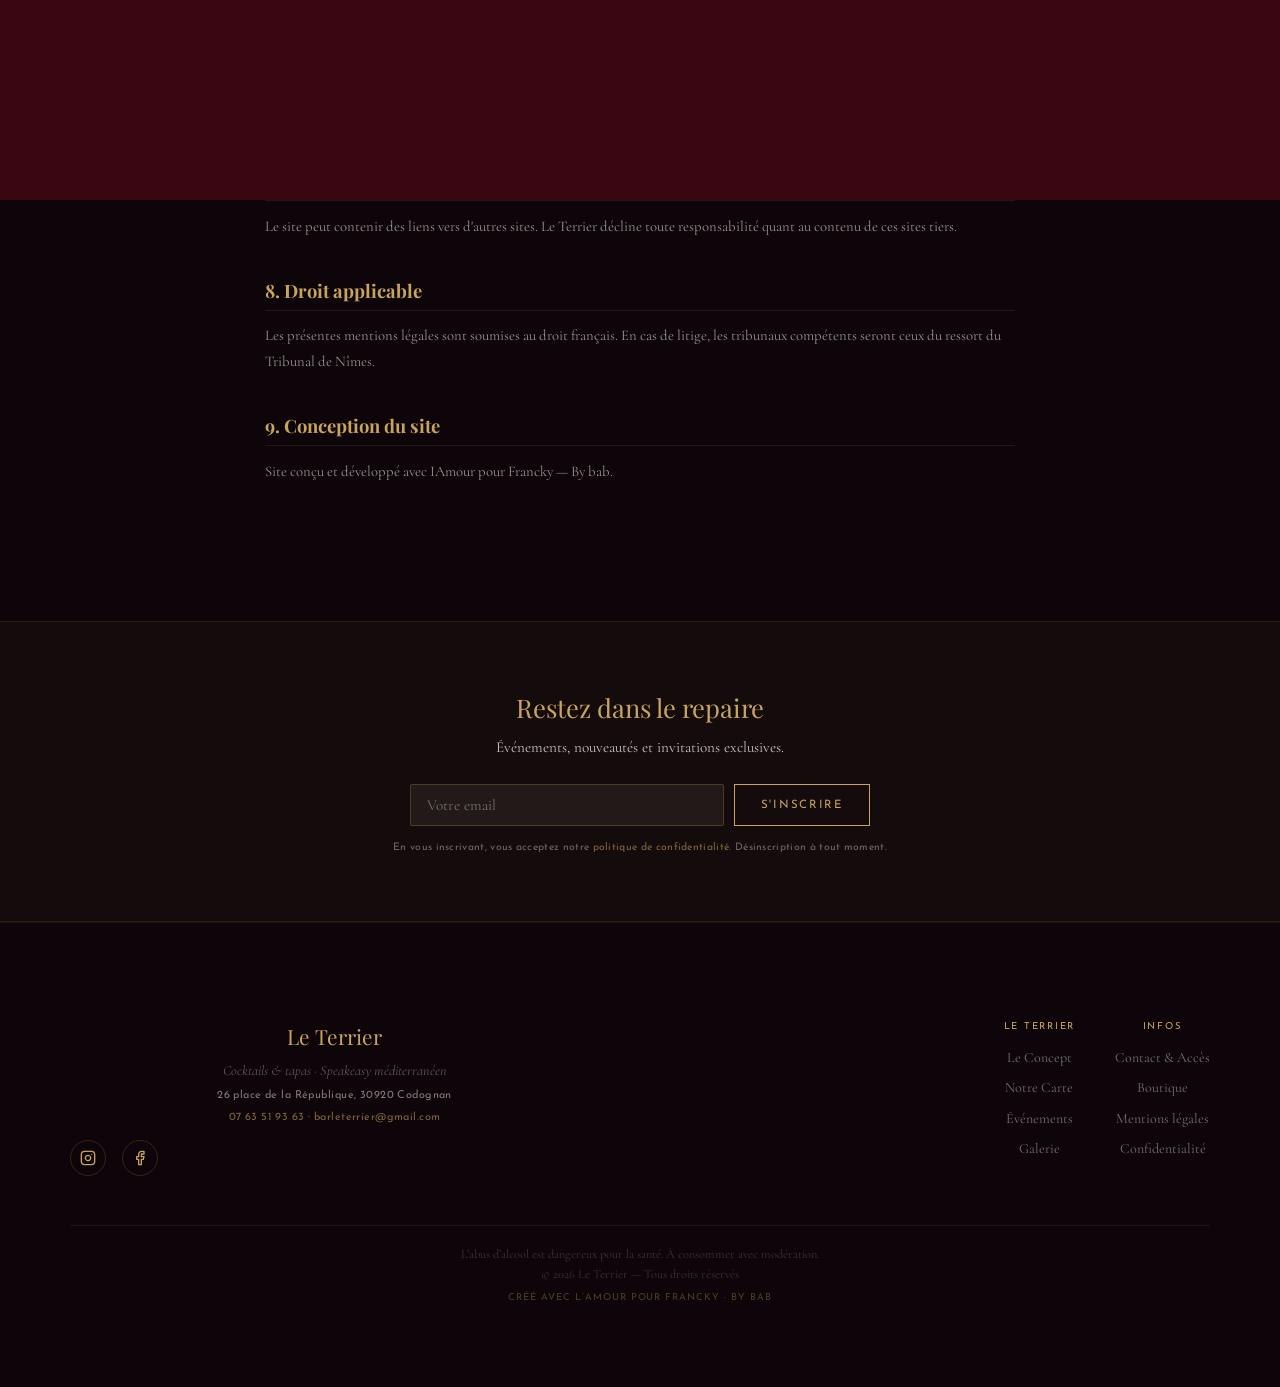
<file: mentions-legales.html>
<!DOCTYPE html>
<html lang="fr">
<head>
  <meta charset="UTF-8">
  <meta http-equiv="X-Content-Type-Options" content="nosniff">
  <meta http-equiv="X-Frame-Options" content="SAMEORIGIN">
  <meta http-equiv="Permissions-Policy" content="camera=(), microphone=(), geolocation=()">
  <meta name="referrer" content="strict-origin-when-cross-origin">
  <meta name="robots" content="index, nofollow">
  <meta name="theme-color" content="#5C0A1E">
  <meta name="viewport" content="width=device-width, initial-scale=1.0">
  <title>Mentions Légales — Le Terrier</title>
  <meta name="description" content="Mentions légales du site Le Terrier, bar à cocktails et tapas près de Nîmes.">
  <meta property="og:title" content="Mentions Légales — Le Terrier">
  <meta property="og:type" content="website">
  <meta property="og:locale" content="fr_FR">
  <link rel="preconnect" href="https://fonts.googleapis.com">
  <link rel="preconnect" href="https://fonts.gstatic.com" crossorigin>
  <link href="https://fonts.googleapis.com/css2?family=Playfair+Display:wght@400;700&family=Cormorant+Garamond:ital,wght@0,400;0,600;1,400&family=Josefin+Sans:wght@300;400&display=swap" rel="stylesheet">
  <link rel="canonical" href="https://barleterrier.fr/mentions-legales">
  <link rel="stylesheet" href="styles.css">

  <script type="application/ld+json">
  {
    "@context": "https://schema.org",
    "@type": "BreadcrumbList",
    "itemListElement": [
      {
        "@type": "ListItem",
        "position": 1,
        "name": "Accueil",
        "item": "https://barleterrier.fr/"
      },
      {
        "@type": "ListItem",
        "position": 2,
        "name": "Mentions Légales",
        "item": "https://barleterrier.fr/mentions-legales"
      }
    ]
  }
  </script>
  <link rel="icon" type="image/svg+xml" href="favicon.svg">
  <link rel="icon" type="image/x-icon" href="favicon.ico">
</head>
<body>
  <a href="#main-content" class="skip-to-content">Aller au contenu principal</a>
  <!-- Premium Layer -->
  <div class="preloader" aria-hidden="true">
    <div style="text-align:center">
      <p class="preloader__brand">Le Terrier</p>
      <div class="preloader__line"></div>
    </div>
  </div>
  <div class="scroll-progress" aria-hidden="true"></div>
  <div class="page-transition" aria-hidden="true"></div>


  <div class="announce" role="banner">
    Ouverture prochaine — Restez connectés pour la date officielle
    <button class="announce__close" aria-label="Fermer">&times;</button>
  </div>


  <header class="header">
    <div class="header__inner">
      <a href="index.html" class="header__logo">Le Terrier</a>
      <button class="burger" aria-label="Menu" aria-expanded="false"><span></span><span></span><span></span></button>
      <nav class="nav">
        <ul class="nav__list">
          <li><a href="index.html" class="nav__link">Accueil</a></li>
          <li><a href="concept.html" class="nav__link">Le Concept</a></li>
          <li><a href="carte.html" class="nav__link">Notre Carte</a></li>
          <li><a href="evenements.html" class="nav__link">Événements</a></li>
          <li><a href="galerie.html" class="nav__link">Galerie</a></li>
          <li><a href="contact.html" class="nav__link">Contact</a></li>
          <li><a href="boutique.html" class="nav__link">Boutique</a></li>
        </ul>
      </nav>
    </div>
  </header>

  <canvas id="atmosphere" class="canvas-atmo"></canvas>

  <main id="main-content">
  <section class="page-hero">
    <div class="container">
      <h1 class="page-hero__title">Mentions Légales</h1>
      <p class="page-hero__sub">Informations réglementaires</p>
    </div>
  </section>

  <section class="section-pad">
    <div class="container">
      <div class="legal-content">

        <div class="legal-section reveal">
          <h2>1. Éditeur du site</h2>
          <p>Le site <strong>barleterrier.fr</strong> est édité par :</p>
          <p>
            <strong>Le Terrier</strong><br>
            Bar à cocktails & tapas<br>
            Forme juridique : [À compléter — SAS, SARL, etc.]<br>
            Capital social : [À compléter]<br>
            RCS Nîmes : [À compléter]<br>
            SIRET : [À compléter]<br>
            N° TVA intracommunautaire : [À compléter]
          </p>
          <p>
            Adresse : Proche Codognan, 30920 — Gard<br>
            Téléphone : [À compléter]<br>
            Email : [À compléter]
          </p>
          <p>Directeurs de la publication : Bastien [Nom] & Franck [Nom]</p>
        </div>

        <div class="legal-section reveal">
          <h2>2. Hébergement</h2>
          <p>
            Ce site est hébergé par :<br>
            [Nom de l'hébergeur — ex : GitHub Pages, Netlify, OVH]<br>
            Adresse : [Adresse de l'hébergeur]<br>
            Téléphone : [Téléphone de l'hébergeur]
          </p>
        </div>

        <div class="legal-section reveal">
          <h2>3. Propriété intellectuelle</h2>
          <p>L'ensemble du contenu du site Le Terrier (textes, images, graphismes, logo, icônes, sons, logiciels) est la propriété exclusive de Le Terrier ou de ses partenaires, et est protégé par les lois françaises et internationales relatives à la propriété intellectuelle.</p>
          <p>Toute reproduction, représentation, modification, publication ou adaptation totale ou partielle de ces éléments est interdite, sauf autorisation écrite préalable.</p>
        </div>

        <div class="legal-section reveal">
          <h2>4. Licence du débit de boissons</h2>
          <p>
            Le Terrier est titulaire d'une licence de débit de boissons :<br>
            Type de licence : [Licence III ou IV — à compléter]<br>
            Délivrée par : [Préfecture / Mairie — à compléter]
          </p>
          <p>L'abus d'alcool est dangereux pour la santé. À consommer avec modération.</p>
          <p>La vente d'alcool est interdite aux mineurs de moins de 18 ans. La preuve de majorité de l'acheteur est exigée au moment de la vente.</p>
        </div>

        <div class="legal-section reveal">
          <h2>5. Données personnelles & cookies</h2>
          <p>Les données personnelles collectées via le formulaire de contact sont traitées conformément au RGPD (Règlement Général sur la Protection des Données) et à la loi Informatique et Libertés du 6 janvier 1978 modifiée.</p>
          <p>Pour en savoir plus, consultez notre <a href="politique-confidentialite.html">Politique de Confidentialité</a>.</p>
        </div>

        <div class="legal-section reveal">
          <h2>6. Responsabilité</h2>
          <p>Le Terrier s'efforce de fournir des informations aussi précises que possible. Toutefois, il ne pourra être tenu responsable des omissions, inexactitudes ou carences dans la mise à jour. Les informations sont données à titre indicatif et sont susceptibles d'évoluer (carte, horaires, tarifs).</p>
        </div>

        <div class="legal-section reveal">
          <h2>7. Liens hypertextes</h2>
          <p>Le site peut contenir des liens vers d'autres sites. Le Terrier décline toute responsabilité quant au contenu de ces sites tiers.</p>
        </div>

        <div class="legal-section reveal">
          <h2>8. Droit applicable</h2>
          <p>Les présentes mentions légales sont soumises au droit français. En cas de litige, les tribunaux compétents seront ceux du ressort du Tribunal de Nîmes.</p>
        </div>

        <div class="legal-section reveal">
          <h2>9. Conception du site</h2>
          <p>Site conçu et développé avec IAmour pour Francky — By bab.</p>
        </div>

      </div>
    </div>
  </section>


  <!-- NEWSLETTER -->
  </main>

  <section class="newsletter" id="newsletter">
    <div class="container">
      <div class="newsletter__inner">
        <p class="newsletter__title">Restez dans le repaire</p>
        <p class="newsletter__text">Événements, nouveautés et invitations exclusives.</p>
        <form class="newsletter__form" action="#BREVO_FORM_URL" method="POST">
          <div class="newsletter__field">
            <input type="email" name="EMAIL" class="newsletter__input" placeholder="Votre email" required aria-label="Adresse email pour la newsletter">
            <button type="submit" class="btn newsletter__btn">S'inscrire</button>
          </div>
          <div style="position:absolute;left:-5000px" aria-hidden="true"><input type="text" name="b_honey" tabindex="-1" autocomplete="off"></div>
        </form>
        <p class="newsletter__legal">En vous inscrivant, vous acceptez notre <a href="politique-confidentialite.html">politique de confidentialité</a>. Désinscription à tout moment.</p>
      </div>
    </div>
  </section>

  <!-- Scroll to top -->
  <button class="scroll-top" aria-label="Retour en haut">&#8593;</button>

  <footer class="footer">
    <div class="container footer__inner">
      <div class="footer__brand">
        <p class="footer__logo">Le Terrier</p>
        <p class="footer__tagline">Cocktails & tapas · Speakeasy méditerranéen</p>
        <p class="footer__contact">26 place de la République, 30920 Codognan</p>
        <p class="footer__contact"><a href="tel:+33763519363">07 63 51 93 63</a> · <a href="mailto:barleterrier@gmail.com">barleterrier@gmail.com</a></p>
        <div class="footer__social">
          <a href="#" target="_blank" rel="noopener" aria-label="Instagram" title="Instagram">
            <svg width="16" height="16" viewBox="0 0 24 24" fill="none" stroke="currentColor" stroke-width="2" stroke-linecap="round" stroke-linejoin="round"><rect x="2" y="2" width="20" height="20" rx="5"/><path d="M16 11.37A4 4 0 1 1 12.63 8 4 4 0 0 1 16 11.37z"/><line x1="17.5" y1="6.5" x2="17.51" y2="6.5"/></svg>
          </a>
          <a href="#" target="_blank" rel="noopener" aria-label="Facebook" title="Facebook">
            <svg width="16" height="16" viewBox="0 0 24 24" fill="none" stroke="currentColor" stroke-width="2" stroke-linecap="round" stroke-linejoin="round"><path d="M18 2h-3a5 5 0 0 0-5 5v3H7v4h3v8h4v-8h3l1-4h-4V7a1 1 0 0 1 1-1h3z"/></svg>
          </a>
        </div>
      </div>
      <div class="footer__links footer__links--cols">
        <div class="footer__col">
          <p class="footer__col-title">Le Terrier</p>
          <a href="concept.html">Le Concept</a>
          <a href="carte.html">Notre Carte</a>
          <a href="evenements.html">Événements</a>
          <a href="galerie.html">Galerie</a>
        </div>
        <div class="footer__col">
          <p class="footer__col-title">Infos</p>
          <a href="contact.html">Contact & Accès</a>
          <a href="boutique.html">Boutique</a>
          <a href="mentions-legales.html">Mentions légales</a>
          <a href="politique-confidentialite.html">Confidentialité</a>
        </div>
      </div>
      <div class="footer__bottom">
        L’abus d’alcool est dangereux pour la santé. À consommer avec modération.<br>
        © 2026 Le Terrier — Tous droits réservés<br>
        <span class="footer__credit">Créé avec l’Amour pour Francky · By bab</span>
      </div>
    </div>
  </footer>

  <!-- COOKIE CONSENT -->
  <div id="cookie-banner" class="cookie-banner" role="dialog" aria-label="Consentement cookies">
    <div class="cookie-banner__inner">
      <p class="cookie-banner__text">Ce site utilise des cookies pour améliorer votre expérience. En continuant, vous acceptez notre <a href="politique-confidentialite.html">politique de confidentialité</a>.</p>
      <div class="cookie-banner__actions">
        <button class="btn cookie-banner__accept" id="cookie-accept">Accepter</button>
        <button class="cookie-banner__refuse" id="cookie-refuse">Refuser</button>
      </div>
    </div>
  </div>

  <script src="shared.js" defer></script>
</body>
</html>
</file>
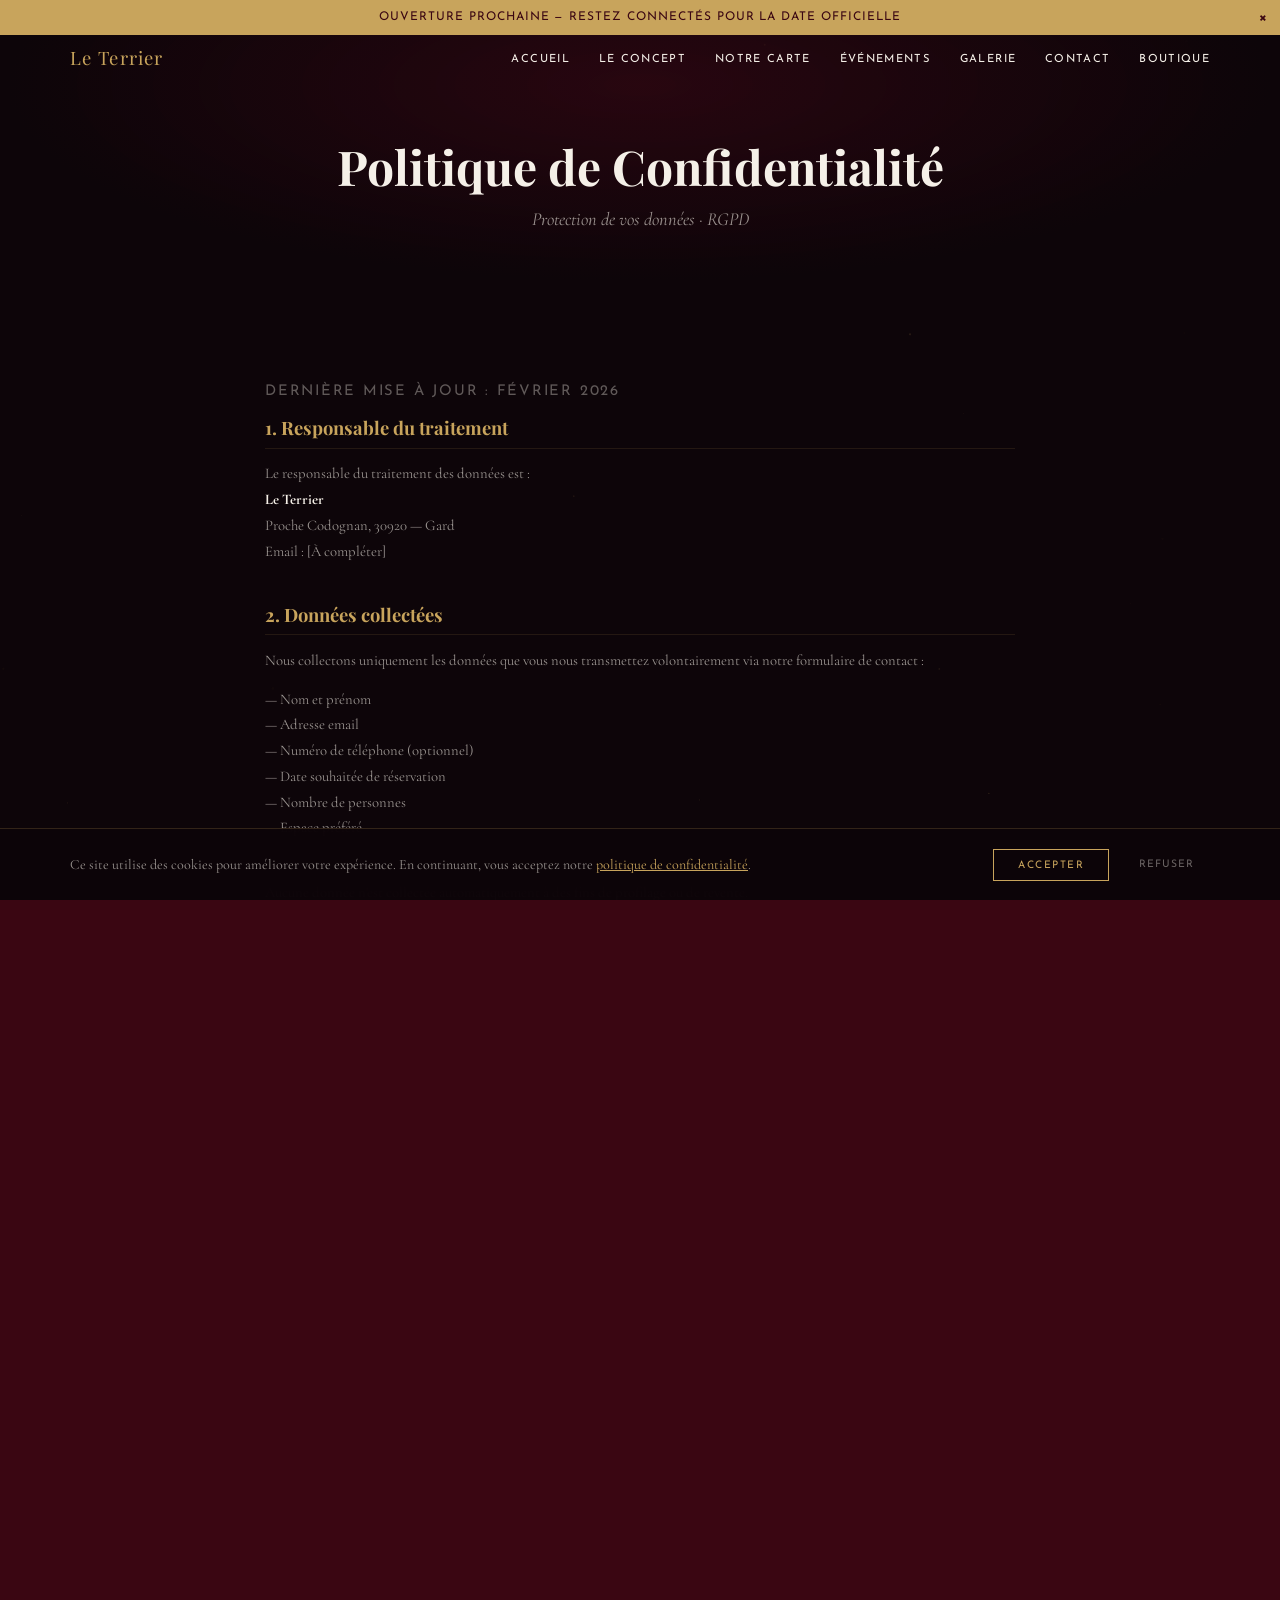
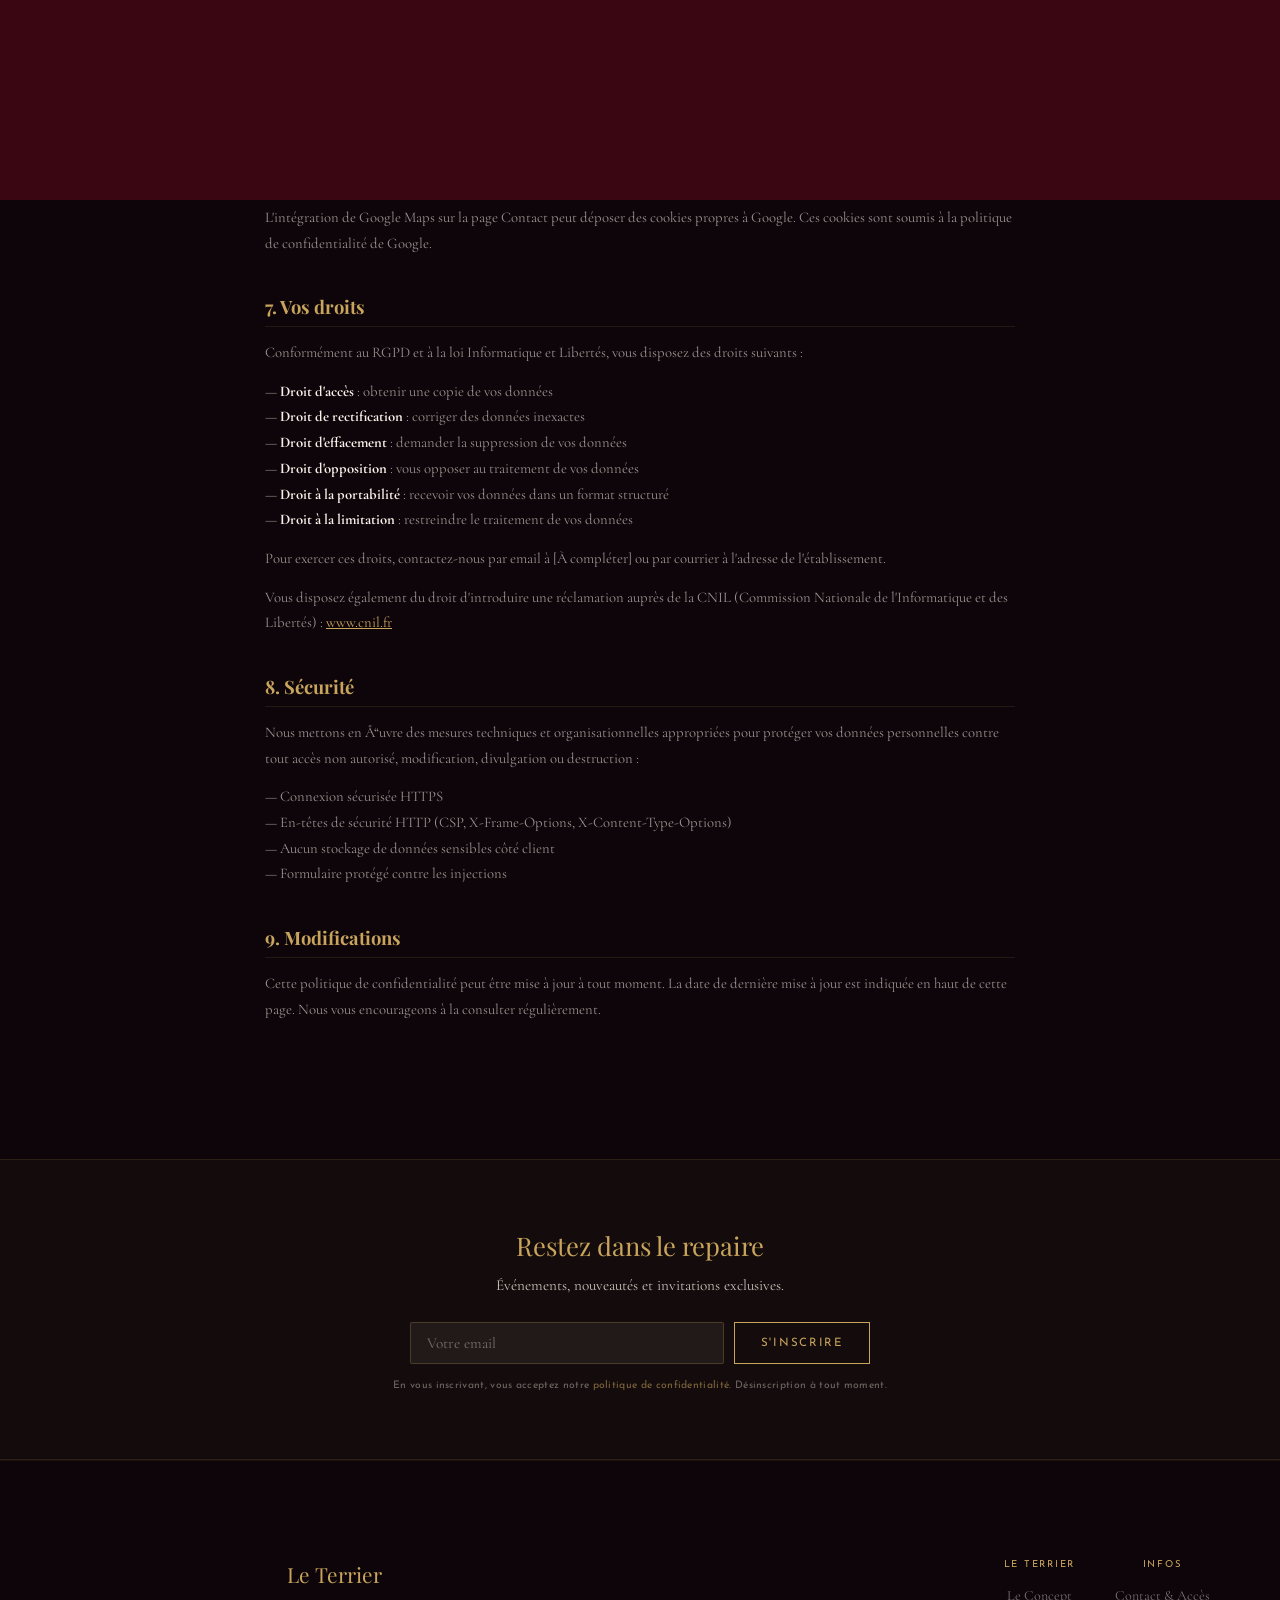
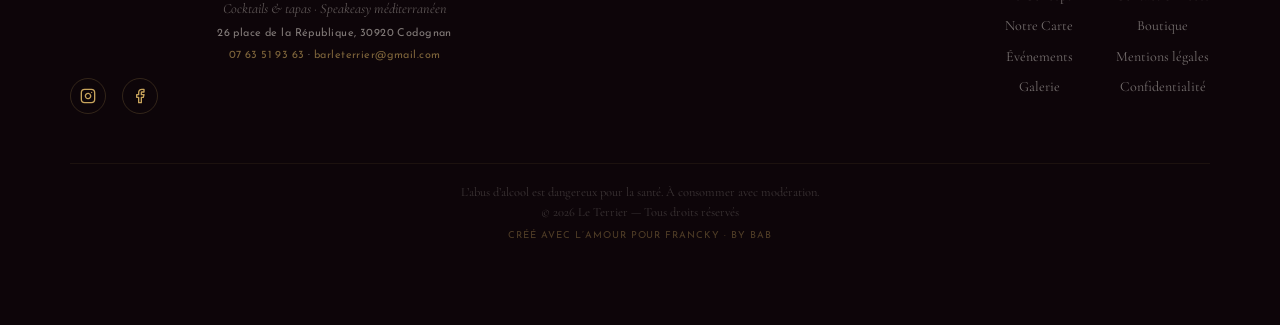
<file: politique-confidentialite.html>
<!DOCTYPE html>
<html lang="fr">
<head>
  <meta charset="UTF-8">
  <meta http-equiv="X-Content-Type-Options" content="nosniff">
  <meta http-equiv="X-Frame-Options" content="SAMEORIGIN">
  <meta http-equiv="Permissions-Policy" content="camera=(), microphone=(), geolocation=()">
  <meta name="referrer" content="strict-origin-when-cross-origin">
  <meta name="robots" content="index, nofollow">
  <meta name="theme-color" content="#5C0A1E">
  <meta name="viewport" content="width=device-width, initial-scale=1.0">
  <title>Politique de Confidentialité — Le Terrier</title>
  <meta name="description" content="Politique de confidentialité et gestion des cookies du site Le Terrier. Conformité RGPD.">
  <meta property="og:title" content="Politique de Confidentialité — Le Terrier">
  <meta property="og:type" content="website">
  <meta property="og:locale" content="fr_FR">
  <link rel="preconnect" href="https://fonts.googleapis.com">
  <link rel="preconnect" href="https://fonts.gstatic.com" crossorigin>
  <link href="https://fonts.googleapis.com/css2?family=Playfair+Display:wght@400;700&family=Cormorant+Garamond:ital,wght@0,400;0,600;1,400&family=Josefin+Sans:wght@300;400&display=swap" rel="stylesheet">
  <link rel="canonical" href="https://barleterrier.fr/politique-confidentialite">
  <link rel="stylesheet" href="styles.css">

  <script type="application/ld+json">
  {
    "@context": "https://schema.org",
    "@type": "BreadcrumbList",
    "itemListElement": [
      {
        "@type": "ListItem",
        "position": 1,
        "name": "Accueil",
        "item": "https://barleterrier.fr/"
      },
      {
        "@type": "ListItem",
        "position": 2,
        "name": "Politique de Confidentialité",
        "item": "https://barleterrier.fr/politique-confidentialite"
      }
    ]
  }
  </script>
  <link rel="icon" type="image/svg+xml" href="favicon.svg">
  <link rel="icon" type="image/x-icon" href="favicon.ico">
</head>
<body>
  <a href="#main-content" class="skip-to-content">Aller au contenu principal</a>
  <!-- Premium Layer -->
  <div class="preloader" aria-hidden="true">
    <div style="text-align:center">
      <p class="preloader__brand">Le Terrier</p>
      <div class="preloader__line"></div>
    </div>
  </div>
  <div class="scroll-progress" aria-hidden="true"></div>
  <div class="page-transition" aria-hidden="true"></div>


  <div class="announce" role="banner">
    Ouverture prochaine — Restez connectés pour la date officielle
    <button class="announce__close" aria-label="Fermer">&times;</button>
  </div>


  <header class="header">
    <div class="header__inner">
      <a href="index.html" class="header__logo">Le Terrier</a>
      <button class="burger" aria-label="Menu" aria-expanded="false"><span></span><span></span><span></span></button>
      <nav class="nav">
        <ul class="nav__list">
          <li><a href="index.html" class="nav__link">Accueil</a></li>
          <li><a href="concept.html" class="nav__link">Le Concept</a></li>
          <li><a href="carte.html" class="nav__link">Notre Carte</a></li>
          <li><a href="evenements.html" class="nav__link">Événements</a></li>
          <li><a href="galerie.html" class="nav__link">Galerie</a></li>
          <li><a href="contact.html" class="nav__link">Contact</a></li>
          <li><a href="boutique.html" class="nav__link">Boutique</a></li>
        </ul>
      </nav>
    </div>
  </header>

  <canvas id="atmosphere" class="canvas-atmo"></canvas>

  <main id="main-content">
  <section class="page-hero">
    <div class="container">
      <h1 class="page-hero__title">Politique de Confidentialité</h1>
      <p class="page-hero__sub">Protection de vos données · RGPD</p>
    </div>
  </section>

  <section class="section-pad">
    <div class="container">
      <div class="legal-content">

        <div class="legal-section reveal">
          <p class="legal-updated">Dernière mise à jour : février 2026</p>
          <h2>1. Responsable du traitement</h2>
          <p>
            Le responsable du traitement des données est :<br>
            <strong>Le Terrier</strong><br>
            Proche Codognan, 30920 — Gard<br>
            Email : [À compléter]
          </p>
        </div>

        <div class="legal-section reveal">
          <h2>2. Données collectées</h2>
          <p>Nous collectons uniquement les données que vous nous transmettez volontairement via notre formulaire de contact :</p>
          <p>
            — Nom et prénom<br>
            — Adresse email<br>
            — Numéro de téléphone (optionnel)<br>
            — Date souhaitée de réservation<br>
            — Nombre de personnes<br>
            — Espace préféré<br>
            — Message libre (optionnel)
          </p>
          <p>Aucune donnée n'est collectée automatiquement à des fins de profilage ou de revente.</p>
        </div>

        <div class="legal-section reveal">
          <h2>3. Finalité du traitement</h2>
          <p>Vos données personnelles sont utilisées exclusivement pour :</p>
          <p>
            — Traiter votre demande de réservation ou de renseignement<br>
            — Vous recontacter pour confirmer ou préciser votre demande<br>
            — Gérer les privatisations et événements sur demande
          </p>
          <p>Vos données ne sont jamais vendues, louées ou transmises à des tiers à des fins commerciales.</p>
        </div>

        <div class="legal-section reveal">
          <h2>4. Base légale</h2>
          <p>Le traitement de vos données repose sur votre consentement (article 6.1.a du RGPD) lorsque vous soumettez le formulaire de contact, et sur l'intérêt légitime de Le Terrier pour la gestion des réservations (article 6.1.f).</p>
        </div>

        <div class="legal-section reveal">
          <h2>5. Durée de conservation</h2>
          <p>Vos données sont conservées pour la durée nécessaire au traitement de votre demande, puis supprimées dans un délai maximum de 12 mois après votre dernier contact.</p>
        </div>

        <div class="legal-section reveal">
          <h2>6. Cookies</h2>
          <p>Ce site utilise des cookies strictement nécessaires à son fonctionnement :</p>

          <h3>6.1 Cookies techniques (exemptés de consentement)</h3>
          <p>
            — <strong>lt-announce-closed</strong> : Retient la fermeture du bandeau d'annonce (sessionStorage)<br>
            — <strong>lt-cookie-consent</strong> : Enregistre votre choix d'acceptation ou de refus des cookies (localStorage)
          </p>

          <h3>6.2 Cookies analytiques (soumis à consentement)</h3>
          <p>Si vous acceptez les cookies, nous pouvons utiliser des outils d'analyse de fréquentation (ex : Google Analytics) pour comprendre comment les visiteurs utilisent le site. Ces cookies ne collectent aucune donnée personnelle identifiante.</p>
          <p>Vous pouvez modifier votre choix à tout moment en cliquant sur le lien « Gérer les cookies » en bas de page.</p>

          <h3>6.3 Cookies tiers</h3>
          <p>L'intégration de Google Maps sur la page Contact peut déposer des cookies propres à Google. Ces cookies sont soumis à la politique de confidentialité de Google.</p>
        </div>

        <div class="legal-section reveal">
          <h2>7. Vos droits</h2>
          <p>Conformément au RGPD et à la loi Informatique et Libertés, vous disposez des droits suivants :</p>
          <p>
            — <strong>Droit d'accès</strong> : obtenir une copie de vos données<br>
            — <strong>Droit de rectification</strong> : corriger des données inexactes<br>
            — <strong>Droit d'effacement</strong> : demander la suppression de vos données<br>
            — <strong>Droit d'opposition</strong> : vous opposer au traitement de vos données<br>
            — <strong>Droit à la portabilité</strong> : recevoir vos données dans un format structuré<br>
            — <strong>Droit à la limitation</strong> : restreindre le traitement de vos données
          </p>
          <p>Pour exercer ces droits, contactez-nous par email à [À compléter] ou par courrier à l'adresse de l'établissement.</p>
          <p>Vous disposez également du droit d'introduire une réclamation auprès de la CNIL (Commission Nationale de l'Informatique et des Libertés) : <a href="https://www.cnil.fr" target="_blank" rel="noopener">www.cnil.fr</a></p>
        </div>

        <div class="legal-section reveal">
          <h2>8. Sécurité</h2>
          <p>Nous mettons en Å“uvre des mesures techniques et organisationnelles appropriées pour protéger vos données personnelles contre tout accès non autorisé, modification, divulgation ou destruction :</p>
          <p>
            — Connexion sécurisée HTTPS<br>
            — En-têtes de sécurité HTTP (CSP, X-Frame-Options, X-Content-Type-Options)<br>
            — Aucun stockage de données sensibles côté client<br>
            — Formulaire protégé contre les injections
          </p>
        </div>

        <div class="legal-section reveal">
          <h2>9. Modifications</h2>
          <p>Cette politique de confidentialité peut être mise à jour à tout moment. La date de dernière mise à jour est indiquée en haut de cette page. Nous vous encourageons à la consulter régulièrement.</p>
        </div>

      </div>
    </div>
  </section>


  <!-- NEWSLETTER -->
  </main>

  <section class="newsletter" id="newsletter">
    <div class="container">
      <div class="newsletter__inner">
        <p class="newsletter__title">Restez dans le repaire</p>
        <p class="newsletter__text">Événements, nouveautés et invitations exclusives.</p>
        <form class="newsletter__form" action="#BREVO_FORM_URL" method="POST">
          <div class="newsletter__field">
            <input type="email" name="EMAIL" class="newsletter__input" placeholder="Votre email" required aria-label="Adresse email pour la newsletter">
            <button type="submit" class="btn newsletter__btn">S'inscrire</button>
          </div>
          <div style="position:absolute;left:-5000px" aria-hidden="true"><input type="text" name="b_honey" tabindex="-1" autocomplete="off"></div>
        </form>
        <p class="newsletter__legal">En vous inscrivant, vous acceptez notre <a href="politique-confidentialite.html">politique de confidentialité</a>. Désinscription à tout moment.</p>
      </div>
    </div>
  </section>

  <!-- Scroll to top -->
  <button class="scroll-top" aria-label="Retour en haut">&#8593;</button>

  <footer class="footer">
    <div class="container footer__inner">
      <div class="footer__brand">
        <p class="footer__logo">Le Terrier</p>
        <p class="footer__tagline">Cocktails & tapas · Speakeasy méditerranéen</p>
        <p class="footer__contact">26 place de la République, 30920 Codognan</p>
        <p class="footer__contact"><a href="tel:+33763519363">07 63 51 93 63</a> · <a href="mailto:barleterrier@gmail.com">barleterrier@gmail.com</a></p>
        <div class="footer__social">
          <a href="#" target="_blank" rel="noopener" aria-label="Instagram" title="Instagram">
            <svg width="16" height="16" viewBox="0 0 24 24" fill="none" stroke="currentColor" stroke-width="2" stroke-linecap="round" stroke-linejoin="round"><rect x="2" y="2" width="20" height="20" rx="5"/><path d="M16 11.37A4 4 0 1 1 12.63 8 4 4 0 0 1 16 11.37z"/><line x1="17.5" y1="6.5" x2="17.51" y2="6.5"/></svg>
          </a>
          <a href="#" target="_blank" rel="noopener" aria-label="Facebook" title="Facebook">
            <svg width="16" height="16" viewBox="0 0 24 24" fill="none" stroke="currentColor" stroke-width="2" stroke-linecap="round" stroke-linejoin="round"><path d="M18 2h-3a5 5 0 0 0-5 5v3H7v4h3v8h4v-8h3l1-4h-4V7a1 1 0 0 1 1-1h3z"/></svg>
          </a>
        </div>
      </div>
      <div class="footer__links footer__links--cols">
        <div class="footer__col">
          <p class="footer__col-title">Le Terrier</p>
          <a href="concept.html">Le Concept</a>
          <a href="carte.html">Notre Carte</a>
          <a href="evenements.html">Événements</a>
          <a href="galerie.html">Galerie</a>
        </div>
        <div class="footer__col">
          <p class="footer__col-title">Infos</p>
          <a href="contact.html">Contact & Accès</a>
          <a href="boutique.html">Boutique</a>
          <a href="mentions-legales.html">Mentions légales</a>
          <a href="politique-confidentialite.html">Confidentialité</a>
        </div>
      </div>
      <div class="footer__bottom">
        L’abus d’alcool est dangereux pour la santé. À consommer avec modération.<br>
        © 2026 Le Terrier — Tous droits réservés<br>
        <span class="footer__credit">Créé avec l’Amour pour Francky · By bab</span>
      </div>
    </div>
  </footer>

  <!-- COOKIE CONSENT -->
  <div id="cookie-banner" class="cookie-banner" role="dialog" aria-label="Consentement cookies">
    <div class="cookie-banner__inner">
      <p class="cookie-banner__text">Ce site utilise des cookies pour améliorer votre expérience. En continuant, vous acceptez notre <a href="politique-confidentialite.html">politique de confidentialité</a>.</p>
      <div class="cookie-banner__actions">
        <button class="btn cookie-banner__accept" id="cookie-accept">Accepter</button>
        <button class="cookie-banner__refuse" id="cookie-refuse">Refuser</button>
      </div>
    </div>
  </div>

  <script src="shared.js" defer></script>
</body>
</html>
</file>
<file: styles.css>
/* ============================================================
   LE TERRIER — Design System
   Bar à cocktails & tapas · Speakeasy méditerranéen
   v2.0 — Audit perf/a11y/UX (fév. 2026)
   ============================================================ */

/* --- TOKENS --- */
:root {
  --bordeaux: #5C0A1E;
  --bordeaux-deep: #3A0612;
  --or: #C8A45C;
  --or-light: #d4b876;
  --creme: #F5F0E8;
  --void: #0D0509;
  --font-display: 'Playfair Display', serif;
  --font-body: 'Cormorant Garamond', serif;
  --font-ui: 'Josefin Sans', sans-serif;
  --max-w: 1140px;
  --gap: clamp(1rem, 3vw, 2rem);
  --transition: .3s ease;
  --header-h: 60px;
}

/* --- RESET --- */
*, *::before, *::after { box-sizing: border-box; margin: 0; padding: 0; }
html { scroll-behavior: smooth; -webkit-text-size-adjust: 100%; }
body {
  font-family: var(--font-body);
  font-size: clamp(16px, 1.1vw, 19px);
  line-height: 1.7;
  color: var(--creme);
  background: var(--void);
  overflow-x: hidden;
  -webkit-font-smoothing: antialiased;
}
img { max-width: 100%; height: auto; display: block; }
a { color: var(--or); text-decoration: none; transition: color var(--transition); }
a:hover { color: var(--or-light); }
ul, ol { list-style: none; }
button { font-family: inherit; cursor: pointer; border: none; background: none; }
h1, h2, h3, h4 { font-family: var(--font-display); font-weight: 700; line-height: 1.2; }

/* --- FOCUS VISIBLE (a11y) --- */
:focus-visible {
  outline: 2px solid var(--or);
  outline-offset: 2px;
}
.burger:focus-visible { outline: 2px solid var(--or); outline-offset: 4px; }
.form__input:focus-visible,
.form__select:focus-visible,
.form__textarea:focus-visible {
  outline: none;
  border-color: var(--or);
  box-shadow: 0 0 0 1px var(--or);
}

/* --- REDUCED MOTION (a11y + perf) --- */
@media (prefers-reduced-motion: reduce) {
  *, *::before, *::after {
    animation-duration: 0.01ms !important;
    animation-iteration-count: 1 !important;
    transition-duration: 0.01ms !important;
  }
  html { scroll-behavior: auto; }
  .reveal { opacity: 1; transform: none; }
  .hero__scroll { animation: none; opacity: .6; }
  .canvas-atmo { display: none; }
}

/* --- UTILITIES --- */
.container { width: 90%; max-width: var(--max-w); margin: 0 auto; }
.sr-only { position: absolute; width: 1px; height: 1px; overflow: hidden; clip: rect(0,0,0,0); }
.text-or { color: var(--or); }
.section-pad { padding: clamp(3rem, 8vw, 6rem) 0; }
.gold-sep { display: block; width: 60px; height: 1px; background: var(--or); margin: 1.2rem auto; }
.gold-sep--left { margin-left: 0; }
.bg-accent { background: rgba(92,10,30,.06); }
.text-center { text-align: center; }

/* --- CANVAS ATMOSPHERE --- */
.canvas-atmo {
  position: fixed; inset: 0;
  z-index: 0; pointer-events: none; opacity: .6;
}

/* --- ANNOUNCEMENT BANNER --- */
.announce {
  position: fixed; top: 0; left: 0; right: 0; z-index: 1100;
  background: var(--or); color: var(--bordeaux-deep);
  font-family: var(--font-ui); font-size: .75rem;
  letter-spacing: .08em; text-transform: uppercase;
  text-align: center; padding: .45rem 2.5rem;
}
.announce.hidden { display: none; }
.announce__close {
  position: absolute; right: .8rem; top: 50%; transform: translateY(-50%);
  color: var(--bordeaux-deep); font-size: 1.1rem; line-height: 1;
}
body.has-announce { --header-h: 90px; }
body.has-announce .header { top: 28px; }

/* --- HEADER / NAV --- */
.header {
  position: fixed; top: 0; left: 0; right: 0; z-index: 1000;
  height: 60px;
  display: flex; align-items: center; justify-content: center;
  transition: background var(--transition), box-shadow var(--transition);
}
.header.scrolled {
  background: rgba(13,5,9,.92);
  backdrop-filter: blur(10px);
  -webkit-backdrop-filter: blur(10px);
  box-shadow: 0 1px 0 rgba(200,164,92,.15);
}
.header__inner {
  width: 90%; max-width: var(--max-w);
  display: flex; align-items: center; justify-content: space-between;
}
.header__logo {
  font-family: var(--font-display); font-size: 1.15rem;
  color: var(--or); letter-spacing: .06em; white-space: nowrap;
}
.nav__list { display: flex; gap: 1.8rem; }
.nav__link {
  font-family: var(--font-ui); font-size: .7rem;
  letter-spacing: .12em; text-transform: uppercase;
  color: var(--creme); position: relative;
  padding: .2rem 0; transition: color var(--transition);
}
.nav__link::after {
  content: ''; position: absolute; bottom: -2px; left: 0;
  width: 0; height: 1px; background: var(--or);
  transition: width var(--transition);
}
.nav__link:hover, .nav__link.active { color: var(--or); }
.nav__link:hover::after, .nav__link.active::after { width: 100%; }

/* Burger */
.burger { display: none; flex-direction: column; gap: 5px; width: 24px; padding: 4px 0; z-index: 1010; }
.burger span { display: block; height: 1.5px; background: var(--or); transition: var(--transition); border-radius: 1px; }
.burger.open span:nth-child(1) { transform: rotate(45deg) translate(4px, 5px); }
.burger.open span:nth-child(2) { opacity: 0; }
.burger.open span:nth-child(3) { transform: rotate(-45deg) translate(4px, -5px); }

@media (max-width: 900px) {
  .burger { display: flex; }
  .nav {
    position: fixed; inset: 0; background: rgba(13,5,9,.97);
    display: flex; align-items: center; justify-content: center;
    opacity: 0; pointer-events: none; transition: opacity var(--transition);
  }
  .nav.open { opacity: 1; pointer-events: auto; }
  .nav__list { flex-direction: column; align-items: center; gap: 2rem; }
  .nav__link { font-size: .85rem; }
}

/* --- HERO (home) --- */
.hero {
  position: relative;
  min-height: 100vh; min-height: 100dvh;
  display: flex; align-items: center; justify-content: center;
  text-align: center; background: var(--void); overflow: hidden;
}
.hero__bg {
  position: absolute; inset: 0;
  background: radial-gradient(ellipse at 50% 40%, rgba(92,10,30,.5) 0%, var(--void) 70%);
}
.hero__content { position: relative; z-index: 2; padding: 0 1rem; }
.hero__sur {
  font-family: var(--font-ui); font-size: .68rem;
  letter-spacing: .25em; text-transform: uppercase; color: var(--or);
  margin-bottom: .8rem;
}
.hero__title {
  font-size: clamp(2.4rem, 6vw, 4.5rem); color: var(--creme); margin-bottom: .5rem;
}
.hero__sub {
  font-style: italic; color: rgba(245,240,232,.7);
  font-size: clamp(1rem, 2vw, 1.3rem);
  margin-bottom: 2rem; max-width: 500px; margin-left: auto; margin-right: auto;
}
.hero__corner {
  position: absolute; width: 50px; height: 50px;
  border-color: var(--or); border-style: solid; border-width: 0; opacity: .35;
}
.hero__corner--tl { top: clamp(1.5rem,5vw,3rem); left: clamp(1.5rem,5vw,3rem); border-top-width: 1px; border-left-width: 1px; }
.hero__corner--tr { top: clamp(1.5rem,5vw,3rem); right: clamp(1.5rem,5vw,3rem); border-top-width: 1px; border-right-width: 1px; }
.hero__corner--bl { bottom: clamp(1.5rem,5vw,3rem); left: clamp(1.5rem,5vw,3rem); border-bottom-width: 1px; border-left-width: 1px; }
.hero__corner--br { bottom: clamp(1.5rem,5vw,3rem); right: clamp(1.5rem,5vw,3rem); border-bottom-width: 1px; border-right-width: 1px; }
.hero__scroll {
  position: absolute; bottom: 2rem; left: 50%; transform: translateX(-50%);
  display: flex; flex-direction: column; align-items: center; gap: .4rem;
  color: var(--or); font-family: var(--font-ui); font-size: .62rem;
  letter-spacing: .15em; text-transform: uppercase; opacity: .6;
  animation: pulse-scroll 2s ease-in-out infinite;
}
@keyframes pulse-scroll {
  0%,100% { opacity:.6; transform:translateX(-50%) translateY(0); }
  50% { opacity:1; transform:translateX(-50%) translateY(4px); }
}

/* Page hero (subpages) */
.page-hero {
  position: relative;
  padding: calc(var(--header-h) + 3rem) 0 3rem;
  text-align: center;
  background: radial-gradient(ellipse at 50% 30%, rgba(92,10,30,.35) 0%, var(--void) 70%);
}
.page-hero__title { font-size: clamp(1.8rem, 4vw, 3rem); color: var(--creme); }
.page-hero__sub {
  font-style: italic; color: rgba(245,240,232,.6);
  margin-top: .5rem; font-size: clamp(.95rem, 1.5vw, 1.15rem);
}

/* --- BUTTONS --- */
.btn {
  display: inline-block;
  font-family: var(--font-ui); font-size: .7rem;
  letter-spacing: .15em; text-transform: uppercase;
  padding: .85rem 2.2rem;
  border: 1px solid var(--or); color: var(--or);
  transition: background var(--transition), color var(--transition);
}
.btn:hover { background: var(--or); color: var(--bordeaux-deep); }
.btn--filled { background: var(--or); color: var(--bordeaux-deep); }
.btn--filled:hover { background: var(--or-light); color: var(--bordeaux-deep); }
.btn--start { align-self: flex-start; }

/* Floating CTA */
.float-cta {
  position: fixed; bottom: 1.5rem; right: 1.5rem; z-index: 900;
  background: var(--or); color: var(--bordeaux-deep);
  font-family: var(--font-ui); font-size: .63rem;
  letter-spacing: .12em; text-transform: uppercase;
  padding: .7rem 1.4rem;
  box-shadow: 0 4px 20px rgba(0,0,0,.4);
  opacity: 0; transform: translateY(20px);
  transition: opacity var(--transition), transform var(--transition), background var(--transition);
  pointer-events: none;
}
.float-cta.visible { opacity: 1; transform: translateY(0); pointer-events: auto; }
.float-cta:hover { background: var(--or-light); color: var(--bordeaux-deep); }

/* --- SECTION TITLES --- */
.stitle { text-align: center; margin-bottom: clamp(2rem, 5vw, 3.5rem); }
.stitle--left { text-align: left; }
.stitle__sur {
  font-family: var(--font-ui); font-size: .65rem;
  letter-spacing: .2em; text-transform: uppercase; color: var(--or);
}
.stitle__main { font-size: clamp(1.6rem, 3.5vw, 2.5rem); color: var(--creme); margin-top: .3rem; }
.stitle__main--sm { font-size: 1.5rem; }

/* CTA section pattern */
.cta-text {
  color: rgba(245,240,232,.6); max-width: 480px;
  margin: 0 auto 1.5rem; font-style: italic;
}

/* --- CARDS --- */
.card {
  background: rgba(92,10,30,.1);
  border: 1px solid rgba(200,164,92,.1);
  padding: var(--gap); transition: border-color var(--transition);
}
.card:hover { border-color: rgba(200,164,92,.28); }
.card__label {
  font-family: var(--font-ui); font-size: .65rem;
  letter-spacing: .18em; text-transform: uppercase; color: var(--or);
}
.card__title { font-size: 1.15rem; color: var(--creme); margin: .5rem 0 .4rem; }
.card__text { color: rgba(245,240,232,.6); font-size: .93rem; }

/* --- GRID --- */
.grid-2 { display: grid; grid-template-columns: repeat(2,1fr); gap: var(--gap); }
.grid-3 { display: grid; grid-template-columns: repeat(3,1fr); gap: var(--gap); }
@media (max-width: 768px) { .grid-2, .grid-3 { grid-template-columns: 1fr; } }

/* --- FORMULES --- */
.formule {
  border: 1px solid rgba(200,164,92,.18);
  padding: clamp(1.5rem,3vw,2rem); text-align: center;
  position: relative;
  transition: border-color var(--transition), background var(--transition);
}
.formule:hover { border-color: rgba(200,164,92,.4); background: rgba(92,10,30,.12); }
.formule--featured { border-color: var(--or); }
.formule__badge {
  position: absolute; top: -10px; left: 50%; transform: translateX(-50%);
  background: var(--or); color: var(--bordeaux-deep);
  font-family: var(--font-ui); font-size: .6rem;
  letter-spacing: .15em; text-transform: uppercase; padding: .2rem .8rem;
}
.formule__name { font-size: 1.25rem; color: var(--creme); margin-bottom: .3rem; }
.formule__price { font-family: var(--font-display); font-size: 2rem; color: var(--or); margin: .5rem 0; }
.formule__desc { color: rgba(245,240,232,.65); font-size: .93rem; }
.formule__note {
  font-family: var(--font-ui); font-size: .65rem;
  letter-spacing: .1em; text-transform: uppercase;
  color: var(--or); margin-top: .8rem; opacity: .65;
}

/* --- MENU ITEMS --- */
.menu-item {
  display: flex; justify-content: space-between; gap: 1rem;
  padding: 1rem 0;
  border-bottom: 1px solid rgba(200,164,92,.07);
}
.menu-item:last-child { border-bottom: none; }
.menu-item__info { flex: 1; }
.menu-item__name { font-family: var(--font-display); font-size: 1.08rem; color: var(--creme); }
.menu-item__comp { font-size: .87rem; color: rgba(245,240,232,.5); margin: .12rem 0; }
.menu-item__note {
  font-family: var(--font-ui); font-size: .65rem;
  letter-spacing: .08em; text-transform: uppercase; color: var(--or); opacity: .65;
}
.menu-item__accent { font-style: italic; color: rgba(245,240,232,.45); font-size: .87rem; }
.menu-item__price {
  font-family: var(--font-display); font-size: 1.08rem;
  color: var(--or); white-space: nowrap; flex-shrink: 0;
}

/* Menu nav (sticky on carte) */
.menu-nav {
  position: sticky; top: 60px; z-index: 50;
  background: rgba(13,5,9,.95);
  backdrop-filter: blur(8px); -webkit-backdrop-filter: blur(8px);
  border-bottom: 1px solid rgba(200,164,92,.1);
  padding: .55rem 0; overflow-x: auto;
  -webkit-overflow-scrolling: touch;
}
body.has-announce .menu-nav { top: 88px; }
.menu-nav__list {
  display: flex; gap: 1.5rem;
  width: 90%; max-width: var(--max-w); margin: 0 auto;
  white-space: nowrap;
}
.menu-nav__link {
  font-family: var(--font-ui); font-size: .65rem;
  letter-spacing: .12em; text-transform: uppercase;
  color: rgba(245,240,232,.45); padding: .3rem 0;
  transition: color var(--transition);
}
.menu-nav__link:hover, .menu-nav__link.active { color: var(--or); }

/* Menu category */
.menu-cat { padding-top: 2rem; }
.menu-cat__head {
  margin-bottom: 1.5rem; padding-bottom: .8rem;
  border-bottom: 1px solid rgba(200,164,92,.12);
}
.menu-cat__sur {
  font-family: var(--font-ui); font-size: .65rem;
  letter-spacing: .2em; text-transform: uppercase; color: var(--or);
}
.menu-cat__title { font-size: clamp(1.3rem,2.5vw,1.7rem); color: var(--creme); margin-top: .2rem; }
.menu-cat__sub { font-style: italic; color: rgba(245,240,232,.45); font-size: .88rem; }

/* Vins */
.vins-label {
  font-family: var(--font-ui); font-size: .65rem;
  letter-spacing: .15em; text-transform: uppercase;
  color: var(--or); margin-bottom: .8rem;
}
.vins-grid + .vins-label { margin-top: 1.5rem; }
.vins-grid { display: grid; grid-template-columns: repeat(auto-fill, minmax(260px, 1fr)); gap: 1rem; }
.vin-card {
  display: flex; justify-content: space-between; align-items: center;
  padding: .75rem 1rem; border: 1px solid rgba(200,164,92,.1);
  transition: border-color var(--transition);
}
.vin-card:hover { border-color: rgba(200,164,92,.25); }
.vin-card__name { font-family: var(--font-display); font-size: .98rem; color: var(--creme); }
.vin-card__detail {
  font-family: var(--font-ui); font-size: .62rem;
  letter-spacing: .1em; text-transform: uppercase; color: rgba(245,240,232,.35); margin-top: .1rem;
}
.vin-card__price { font-family: var(--font-display); font-size: .98rem; color: var(--or); }

/* Grande Tablée */
.grande-tablee {
  border: 1px solid var(--or); padding: clamp(1.5rem,3vw,2.5rem);
  text-align: center; margin-top: 2rem; background: rgba(200,164,92,.04);
}
.grande-tablee__title { font-size: 1.4rem; color: var(--creme); }
.grande-tablee__price { font-family: var(--font-display); font-size: 2rem; color: var(--or); margin: .5rem 0; }
.grande-tablee__desc { color: rgba(245,240,232,.6); max-width: 550px; margin: 0 auto; }
.grande-tablee__note {
  font-family: var(--font-ui); font-size: .65rem;
  letter-spacing: .1em; text-transform: uppercase; color: var(--or); margin-top: .8rem; opacity: .65;
}

/* Legal notice (carte bottom) */
.legal-notice {
  text-align: center; margin-top: 3rem;
  color: rgba(245,240,232,.3); font-size: .82rem;
}
.legal-notice p + p { margin-top: .3rem; }

/* --- EVENTS --- */
.events-list { max-width: 700px; margin: 0 auto; }
.event {
  display: flex; gap: 1.5rem; align-items: flex-start;
  padding: 1.5rem 0; border-bottom: 1px solid rgba(200,164,92,.07);
}
.event:last-child { border-bottom: none; }
.event__date {
  flex-shrink: 0; width: 60px; text-align: center;
  border: 1px solid rgba(200,164,92,.2); padding: .5rem;
}
.event__day { font-family: var(--font-display); font-size: 1.4rem; color: var(--or); display: block; }
.event__month { font-family: var(--font-ui); font-size: .62rem; letter-spacing: .1em; text-transform: uppercase; color: rgba(245,240,232,.45); }
.event__info { flex: 1; }
.event__tag { font-family: var(--font-ui); font-size: .62rem; letter-spacing: .12em; text-transform: uppercase; color: var(--or); margin-bottom: .3rem; }
.event__title { font-size: 1.1rem; color: var(--creme); }
.event__text { color: rgba(245,240,232,.55); font-size: .88rem; margin-top: .3rem; }

.recur-grid { display: grid; grid-template-columns: repeat(auto-fit, minmax(240px, 1fr)); gap: var(--gap); }
.recur {
  border: 1px solid rgba(200,164,92,.1); padding: 1.4rem;
  text-align: center; transition: border-color var(--transition);
}
.recur:hover { border-color: rgba(200,164,92,.28); }
.recur__day { font-family: var(--font-ui); font-size: .65rem; letter-spacing: .15em; text-transform: uppercase; color: var(--or); }
.recur__title { font-size: 1.1rem; color: var(--creme); margin: .4rem 0; }
.recur__text { color: rgba(245,240,232,.5); font-size: .88rem; }

.privat {
  border: 1px solid var(--or); padding: clamp(2rem,4vw,3rem);
  text-align: center; background: rgba(200,164,92,.04);
}
.privat__title { font-size: 1.4rem; color: var(--creme); margin-bottom: .5rem; }
.privat__text { color: rgba(245,240,232,.55); max-width: 550px; margin: 0 auto 1.5rem; }
.privat__list { display: flex; flex-wrap: wrap; justify-content: center; gap: .6rem; margin-bottom: 1.5rem; }
.privat__tag {
  font-family: var(--font-ui); font-size: .65rem;
  letter-spacing: .1em; text-transform: uppercase;
  color: var(--or); border: 1px solid rgba(200,164,92,.25); padding: .25rem .7rem;
}

/* --- GALLERY --- */
.gallery-grid {
  display: grid; grid-template-columns: repeat(auto-fill, minmax(280px, 1fr)); gap: .6rem;
}
.gallery-item {
  aspect-ratio: 4/3; overflow: hidden;
  background: rgba(92,10,30,.12);
  border: 1px solid rgba(200,164,92,.07);
  display: flex; align-items: center; justify-content: center;
  cursor: pointer; transition: border-color var(--transition);
}
.gallery-item:hover { border-color: rgba(200,164,92,.28); }
.gallery-item img { width: 100%; height: 100%; object-fit: cover; transition: transform .5s ease; }
.gallery-item:hover img { transform: scale(1.04); }
.gallery-item__ph {
  font-family: var(--font-ui); font-size: .65rem;
  letter-spacing: .12em; text-transform: uppercase; color: rgba(200,164,92,.25);
}

.gallery-cta { text-align: center; margin-top: clamp(2rem, 5vw, 3rem); }
.gallery-cta__text { color: rgba(245,240,232,.5); font-style: italic; margin-bottom: 1rem; }

.lightbox {
  position: fixed; inset: 0; z-index: 2000;
  background: rgba(0,0,0,.92);
  display: flex; align-items: center; justify-content: center;
  opacity: 0; pointer-events: none; transition: opacity var(--transition);
}
.lightbox.open { opacity: 1; pointer-events: auto; }
.lightbox__close { position: absolute; top: 1.5rem; right: 1.5rem; color: var(--creme); font-size: 1.8rem; z-index: 2010; }
.lightbox__img { max-width: 90vw; max-height: 85vh; }
.lightbox__cap {
  position: absolute; bottom: 2rem; left: 50%; transform: translateX(-50%);
  font-family: var(--font-ui); font-size: .65rem;
  letter-spacing: .1em; text-transform: uppercase; color: var(--or);
}

/* --- CONTACT --- */
.contact-grid { display: grid; grid-template-columns: 1fr 1.3fr; gap: clamp(2rem,4vw,3rem); }
@media (max-width: 768px) { .contact-grid { grid-template-columns: 1fr; } }

.contact-block { margin-bottom: 1.8rem; }
.contact-block__title {
  font-family: var(--font-ui); font-size: .65rem;
  letter-spacing: .18em; text-transform: uppercase; color: var(--or); margin-bottom: .5rem;
}
.contact-block__text { color: rgba(245,240,232,.65); }
.contact-block__note { color: rgba(245,240,232,.4); font-size: .88rem; }
.contact-block a { color: var(--or); }

.map-wrapper {
  width: 100%; aspect-ratio: 16/9;
  border: 1px solid rgba(200,164,92,.12);
  background: rgba(92,10,30,.08); overflow: hidden;
}
.map-wrapper iframe { width: 100%; height: 100%; border: 0; }
.map-placeholder {
  display: flex; align-items: center; justify-content: center;
  height: 100%; color: rgba(200,164,92,.25);
  font-family: var(--font-ui); font-size: .65rem;
  letter-spacing: .12em; text-transform: uppercase;
}

/* Form */
.form { display: flex; flex-direction: column; gap: 1.1rem; }
.form__group { display: flex; flex-direction: column; gap: .25rem; }
.form__label {
  font-family: var(--font-ui); font-size: .65rem;
  letter-spacing: .12em; text-transform: uppercase; color: var(--or);
}
.form__input, .form__select, .form__textarea {
  background: rgba(92,10,30,.12);
  border: 1px solid rgba(200,164,92,.18);
  color: var(--creme); font-family: var(--font-body);
  font-size: 1rem; padding: .65rem .85rem;
  transition: border-color var(--transition), box-shadow var(--transition);
}
.form__input:focus, .form__select:focus, .form__textarea:focus { outline: none; border-color: var(--or); }
.form__select {
  appearance: none;
  background-image: url("data:image/svg+xml,%3Csvg xmlns='http://www.w3.org/2000/svg' width='12' height='8'%3E%3Cpath d='M1 1l5 5 5-5' stroke='%23C8A45C' fill='none'/%3E%3C/svg%3E");
  background-repeat: no-repeat; background-position: right .9rem center; padding-right: 2.5rem;
}
.form__textarea { min-height: 90px; resize: vertical; }
.form__row { display: grid; grid-template-columns: 1fr 1fr; gap: 1rem; }
@media (max-width: 480px) { .form__row { grid-template-columns: 1fr; } }

.form__success { text-align: center; padding: 2rem; border: 1px solid var(--or); display: none; }
.form__success.visible { display: block; }
.form__success .stitle__main { margin: .5rem 0; }

/* FAQ */
.faq { max-width: 700px; margin: 0 auto; }
.faq__item { border-bottom: 1px solid rgba(200,164,92,.08); }
.faq__q {
  display: flex; justify-content: space-between; align-items: center;
  width: 100%; padding: 1rem 0;
  font-family: var(--font-display); font-size: 1.02rem;
  color: var(--creme); text-align: left;
  transition: color var(--transition);
}
.faq__q:hover { color: var(--or); }
.faq__icon { color: var(--or); font-size: .9rem; transition: transform var(--transition); flex-shrink: 0; margin-left: 1rem; }
.faq__item.open .faq__icon { transform: rotate(45deg); }
.faq__a {
  max-height: 0; overflow: hidden;
  transition: max-height .4s ease, padding .3s ease;
  color: rgba(245,240,232,.55); font-size: .9rem;
}
.faq__item.open .faq__a { max-height: 200px; padding-bottom: 1rem; }

/* --- FOOTER --- */
.footer {
  border-top: 1px solid rgba(200,164,92,.08);
  padding: 3rem 0 2rem; text-align: center;
}
.footer__logo { font-family: var(--font-display); font-size: 1.3rem; color: var(--or); margin-bottom: .3rem; }
.footer__tag { font-style: italic; color: rgba(245,240,232,.35); font-size: .88rem; margin-bottom: 1.2rem; }
.footer__links { display: flex; justify-content: center; flex-wrap: wrap; gap: 1.5rem; margin-bottom: 1.5rem; }
.footer__link {
  font-family: var(--font-ui); font-size: .65rem;
  letter-spacing: .12em; text-transform: uppercase;
  color: rgba(245,240,232,.35); transition: color var(--transition);
}
.footer__link:hover { color: var(--or); }
.footer__legal { font-size: .78rem; color: rgba(245,240,232,.2); line-height: 1.6; }

/* --- REVEAL ANIMATION --- */
.reveal { opacity: 0; transform: translateY(18px); transition: opacity .6s ease, transform .6s ease; }
.reveal.visible { opacity: 1; transform: translateY(0); }
.reveal-d1 { transition-delay: .1s; }
.reveal-d2 { transition-delay: .2s; }
.reveal-d3 { transition-delay: .3s; }

/* --- CONCEPT PAGE --- */
.story { max-width: 660px; margin: 0 auto; }
.story p { color: rgba(245,240,232,.65); margin-bottom: 1.2rem; }
.story em { color: var(--or); font-style: italic; }

.espaces-grid { display: grid; grid-template-columns: 1fr 1fr; gap: var(--gap); }
@media (max-width: 768px) { .espaces-grid { grid-template-columns: 1fr; } }
.espace {
  border: 1px solid rgba(200,164,92,.12); padding: clamp(1.5rem,3vw,2rem);
  transition: border-color var(--transition);
}
.espace:hover { border-color: rgba(200,164,92,.28); }
.espace__label { font-family: var(--font-ui); font-size: .62rem; letter-spacing: .18em; text-transform: uppercase; color: var(--or); }
.espace__title { font-size: 1.25rem; color: var(--creme); margin: .4rem 0; }
.espace__text { color: rgba(245,240,232,.55); font-size: .9rem; }
.espace__cap { font-family: var(--font-ui); font-size: .65rem; letter-spacing: .1em; text-transform: uppercase; color: var(--or); margin-top: .8rem; opacity: .55; }

.terroir-grid { display: grid; grid-template-columns: repeat(auto-fill, minmax(190px, 1fr)); gap: 1rem; }
.terroir {
  text-align: center; padding: 1.1rem;
  border: 1px solid rgba(200,164,92,.07); transition: border-color var(--transition);
}
.terroir:hover { border-color: rgba(200,164,92,.22); }
.terroir__title { font-family: var(--font-display); font-size: .98rem; color: var(--creme); margin-bottom: .2rem; }
.terroir__text { font-size: .82rem; color: rgba(245,240,232,.45); }

/* --- INDEX SPECIFICS --- */
.spaces-teaser { display: grid; grid-template-columns: 1fr 1fr; gap: var(--gap); }
@media (max-width: 768px) { .spaces-teaser { grid-template-columns: 1fr; } }

.journal-grid { display: grid; grid-template-columns: repeat(auto-fill, minmax(290px, 1fr)); gap: var(--gap); }
.journal__date { font-family: var(--font-ui); font-size: .62rem; letter-spacing: .12em; text-transform: uppercase; color: var(--or); }

.reviews { text-align: center; }
.reviews__stars { color: var(--or); font-size: 1.2rem; letter-spacing: .2rem; margin-bottom: .3rem; }
.reviews__score { font-family: var(--font-display); font-size: 1.25rem; color: var(--creme); }
.reviews__count { font-size: .82rem; color: rgba(245,240,232,.45); margin-bottom: 1.5rem; }
.reviews-grid { display: grid; grid-template-columns: repeat(auto-fill, minmax(270px, 1fr)); gap: var(--gap); margin-bottom: 1.5rem; }
.review { border: 1px solid rgba(200,164,92,.08); padding: 1.1rem; text-align: left; }
.review__text { font-style: italic; color: rgba(245,240,232,.6); margin-bottom: .5rem; font-size: .9rem; }
.review__author { font-family: var(--font-ui); font-size: .65rem; letter-spacing: .1em; text-transform: uppercase; color: var(--or); }

/* --- COOKIE BANNER --- */

/* --- BOUTIQUE PAGE --- */
.boutique-coming { text-align: center; }
.boutique-message { margin-bottom: 3rem; }
.boutique-message__frame {
  max-width: 520px; margin: 0 auto;
  border: 1px solid rgba(200,164,92,.15);
  padding: 2.5rem 2rem; position: relative;
}
.boutique-message__frame::before,
.boutique-message__frame::after {
  content: ''; position: absolute; width: 20px; height: 20px;
  border-color: var(--or); border-style: solid;
}
.boutique-message__frame::before { top: -1px; left: -1px; border-width: 1px 0 0 1px; }
.boutique-message__frame::after { bottom: -1px; right: -1px; border-width: 0 1px 1px 0; }
.boutique-message__icon { margin-bottom: 1.5rem; }
.boutique-message__icon svg { opacity: .7; }
.boutique-message__title {
  font-family: var(--font-display); font-size: 1.6rem;
  color: var(--or); margin-bottom: .8rem; font-weight: 400;
}
.boutique-message__text {
  font-family: var(--font-body); font-size: 1.15rem;
  color: rgba(245,240,232,.55); font-style: italic; line-height: 1.6;
}

.boutique-teaser { margin: 3rem 0; }
.boutique-teaser__grid {
  display: grid; grid-template-columns: 1fr 1fr; gap: 2rem;
}
@media (max-width: 768px) {
  .boutique-teaser__grid { grid-template-columns: 1fr; }
}

.boutique-card {
  background: rgba(92,10,30,.15);
  border: 1px solid rgba(200,164,92,.1);
  padding: 2rem; text-align: left; position: relative;
  transition: border-color .3s ease;
}
.boutique-card:hover { border-color: rgba(200,164,92,.3); }
.boutique-card__badge {
  position: absolute; top: 1rem; right: 1rem;
  font-family: var(--font-ui); font-size: .55rem;
  letter-spacing: .15em; text-transform: uppercase;
  color: var(--bordeaux-deep); background: var(--or);
  padding: .25rem .6rem; border-radius: 1px;
}
.boutique-card__icon { margin-bottom: 1.2rem; }
.boutique-card__title {
  font-family: var(--font-display); font-size: 1.15rem;
  color: var(--or); margin-bottom: .8rem; font-weight: 400;
}
.boutique-card__desc {
  font-size: .9rem; color: rgba(245,240,232,.5);
  margin-bottom: 1.2rem; line-height: 1.65;
}
.boutique-card__list {
  list-style: none; padding: 0;
}
.boutique-card__list li {
  font-family: var(--font-ui); font-size: .7rem;
  letter-spacing: .06em; text-transform: uppercase;
  color: rgba(245,240,232,.35); padding: .45rem 0;
  border-bottom: 1px solid rgba(200,164,92,.06);
}
.boutique-card__list li::before {
  content: '·'; color: var(--or); margin-right: .5rem;
  font-weight: 700;
}

.boutique-notify {
  margin-top: 2.5rem; padding-top: 2rem;
  border-top: 1px solid rgba(200,164,92,.08);
}
.boutique-notify__text {
  font-family: var(--font-body); font-size: 1.05rem;
  color: rgba(245,240,232,.45); margin-bottom: 1.2rem;
}

/* --- COOKIE BANNER --- */
.cookie-banner {
  position: fixed; bottom: 0; left: 0; right: 0; z-index: 2000;
  background: rgba(13,5,9,.96);
  backdrop-filter: blur(12px); -webkit-backdrop-filter: blur(12px);
  border-top: 1px solid rgba(200,164,92,.2);
  padding: 1.2rem 1.5rem;
  transform: translateY(100%);
  transition: transform .4s ease;
}
.cookie-banner.visible { transform: translateY(0); }
.cookie-banner.hidden { display: none; }
.cookie-banner__inner {
  max-width: var(--max-w); margin: 0 auto;
  display: flex; align-items: center; justify-content: space-between; gap: 1.5rem;
  flex-wrap: wrap;
}
.cookie-banner__text {
  flex: 1; min-width: 250px;
  font-size: .88rem; color: rgba(245,240,232,.6);
}
.cookie-banner__text a { color: var(--or); text-decoration: underline; }
.cookie-banner__actions { display: flex; gap: .8rem; flex-shrink: 0; }
.cookie-banner__accept {
  font-size: .65rem; padding: .6rem 1.5rem;
}
.cookie-banner__refuse {
  font-family: var(--font-ui); font-size: .65rem;
  letter-spacing: .1em; text-transform: uppercase;
  color: rgba(245,240,232,.4); padding: .6rem 1rem;
  transition: color var(--transition);
}
.cookie-banner__refuse:hover { color: var(--or); }

/* --- LEGAL PAGES --- */
.legal-content { max-width: 750px; margin: 0 auto; }
.legal-section { margin-bottom: 2.5rem; }
.legal-section h2 {
  font-size: 1.15rem; color: var(--or); margin-bottom: .8rem;
  padding-bottom: .5rem; border-bottom: 1px solid rgba(200,164,92,.12);
}
.legal-section h3 {
  font-size: 1rem; color: var(--creme); margin: 1.2rem 0 .5rem;
}
.legal-section p {
  color: rgba(245,240,232,.6); font-size: .92rem;
  margin-bottom: .8rem; line-height: 1.75;
}
.legal-section strong { color: var(--creme); }
.legal-section a { color: var(--or); text-decoration: underline; }
.legal-updated {
  font-family: var(--font-ui); font-size: .62rem;
  letter-spacing: .12em; text-transform: uppercase;
  color: var(--or); opacity: .6; margin-bottom: 1.5rem;
}

/* --- FOOTER CREDIT --- */
.footer__credit {
  display: inline-block; margin-top: .3rem;
  font-family: var(--font-ui); font-size: .6rem;
  letter-spacing: .1em; text-transform: uppercase;
  color: rgba(200,164,92,.35);
}

/* --- PREMIUM FOOTER (v2) --- */
.footer__inner {
  display: flex; flex-wrap: wrap; gap: 2rem;
  width: 90%; max-width: var(--max-w); margin: 0 auto;
  padding: clamp(2rem,4vw,3rem) 0;
}
.footer__brand { flex: 1 1 250px; }
.footer__tagline {
  font-family: var(--font-body); font-style: italic;
  color: rgba(245,240,232,.35); font-size: .88rem; margin-top: .2rem;
}
.footer__links.footer__links--cols {
  display: flex; flex-wrap: wrap; gap: 2.5rem;
  flex: 1 1 300px; justify-content: flex-end;
}
.footer__col { display: flex; flex-direction: column; gap: .4rem; }
.footer__col-title {
  font-family: var(--font-ui); font-size: .6rem;
  letter-spacing: .18em; text-transform: uppercase;
  color: var(--or); margin-bottom: .3rem;
}
.footer__col a {
  font-family: var(--font-body); font-size: .88rem;
  color: rgba(245,240,232,.45); transition: color var(--transition);
}
.footer__col a:hover { color: var(--or); }
.footer__bottom {
  width: 100%; border-top: 1px solid rgba(200,164,92,.08);
  padding-top: 1.2rem; margin-top: .5rem;
  font-size: .78rem; color: rgba(245,240,232,.2); line-height: 1.6;
  text-align: center;
}
.footer__social {
  display: flex; gap: 1rem; margin-top: .8rem;
}
.footer__social a {
  display: inline-flex; align-items: center; justify-content: center;
  width: 36px; height: 36px; border: 1px solid rgba(200,164,92,.2);
  border-radius: 50%; color: var(--or); font-size: .85rem;
  transition: all var(--transition);
}
.footer__social a:hover {
  background: var(--or); color: var(--bordeaux-deep);
  border-color: var(--or);
}
@media (max-width: 768px) {
  .footer__inner { flex-direction: column; text-align: center; }
  .footer__links.footer__links--cols { justify-content: center; }
  .footer__social { justify-content: center; }
}

/* --- SCROLL TO TOP --- */
.scroll-top {
  position: fixed; bottom: 2rem; right: 2rem;
  width: 42px; height: 42px; z-index: 90;
  display: flex; align-items: center; justify-content: center;
  background: rgba(58,6,18,.85); border: 1px solid rgba(200,164,92,.25);
  color: var(--or); font-size: 1.1rem; cursor: pointer;
  opacity: 0; transform: translateY(10px);
  transition: opacity .4s ease, transform .4s ease, background .3s ease, border-color .3s ease;
  pointer-events: none; backdrop-filter: blur(6px);
  -webkit-backdrop-filter: blur(6px);
}
.scroll-top.visible { opacity: 1; transform: translateY(0); pointer-events: auto; }
.scroll-top:hover { background: var(--or); color: var(--bordeaux-deep); border-color: var(--or); }
@media (max-width: 480px) { .scroll-top { bottom: 1.2rem; right: 1.2rem; width: 38px; height: 38px; } }

/* ============================================================
   PREMIUM LAYER — Animations haut de gamme
   ============================================================ */

/* --- PRELOADER --- */
.preloader {
  position: fixed; inset: 0; z-index: 9999;
  background: var(--bordeaux-deep);
  display: flex; align-items: center; justify-content: center;
  transition: opacity .6s ease, visibility .6s ease;
}
.preloader.loaded { opacity: 0; visibility: hidden; pointer-events: none; }
.preloader__brand {
  font-family: var(--font-display); font-size: clamp(1.8rem,4vw,2.8rem);
  color: var(--or); opacity: 0;
  animation: preloaderFade 1.2s ease forwards;
}
.preloader__line {
  width: 60px; height: 1px; background: var(--or);
  margin: 1rem auto 0; transform: scaleX(0); transform-origin: center;
  animation: preloaderLine 1s ease .3s forwards;
}
@keyframes preloaderFade { to { opacity: 1; } }
@keyframes preloaderLine { to { transform: scaleX(1); } }

/* --- SCROLL PROGRESS BAR --- */
.scroll-progress {
  position: fixed; top: 0; left: 0; height: 2px; z-index: 10000;
  background: linear-gradient(90deg, var(--or), rgba(200,164,92,.4));
  width: 0%; transition: none;
  pointer-events: none;
}

/* --- PAGE TRANSITION --- */
.page-transition {
  position: fixed; inset: 0; z-index: 9998;
  background: var(--bordeaux-deep);
  transform: translateY(100%);
  transition: transform .5s cubic-bezier(.77,0,.175,1);
  pointer-events: none;
}
.page-transition.active { transform: translateY(0); }

/* --- STAGGERED REVEALS --- */
.reveal { opacity: 0; transform: translateY(30px); transition: opacity .7s ease, transform .7s ease; }
.reveal.visible { opacity: 1; transform: translateY(0); }
.reveal-d1 { transition-delay: .1s; }
.reveal-d2 { transition-delay: .2s; }
.reveal-d3 { transition-delay: .3s; }
.reveal-d4 { transition-delay: .4s; }

/* Stagger for menu items */
.menu-item { opacity: 0; transform: translateY(15px); transition: opacity .5s ease, transform .5s ease; }
.menu-item.visible { opacity: 1; transform: translateY(0); }

/* Stagger for formules */
.formule { opacity: 0; transform: translateY(20px); transition: opacity .6s ease, transform .6s ease, border-color .3s ease, background .3s ease; }
.formule.visible { opacity: 1; transform: translateY(0); }

/* Stagger for vin-cards */
.vin-card { opacity: 0; transform: translateY(10px); transition: opacity .5s ease, transform .5s ease, border-color .3s ease; }
.vin-card.visible { opacity: 1; transform: translateY(0); }

/* --- PARALLAX HERO --- */
.page-hero { overflow: hidden; }
.page-hero .container { will-change: transform; }

/* --- GOLDEN SEPARATOR ANIMATION --- */
.menu-cat__head { position: relative; overflow: hidden; }
.menu-cat__head::after {
  content: ''; position: absolute; bottom: 0; left: 0;
  width: 100%; height: 1px;
  background: linear-gradient(90deg, transparent, var(--or), transparent);
  transform: scaleX(0); transform-origin: center;
  transition: transform .8s ease;
}
.menu-cat__head.visible::after { transform: scaleX(1); }

/* --- MAGNETIC BUTTON HOVER --- */
.btn, .formule, .vin-card {
  will-change: transform;
  transition: transform .3s ease, border-color .3s ease, background .3s ease, box-shadow .3s ease;
}
.btn:hover { transform: translateY(-2px); box-shadow: 0 8px 25px rgba(200,164,92,.15); }

/* --- ENHANCED HOVER EFFECTS --- */
.menu-item { position: relative; }
.menu-item::before {
  content: ''; position: absolute; left: -1rem; top: 50%; width: 2px; height: 0;
  background: var(--or); transition: height .3s ease; transform: translateY(-50%);
}
.menu-item:hover::before { height: 60%; }
.menu-item:hover .menu-item__name { color: var(--or); transition: color .3s ease; }

/* --- GRANDE TABLÉE GLOW --- */
.grande-tablee {
  position: relative; overflow: hidden;
}
.grande-tablee::before {
  content: ''; position: absolute; inset: -1px;
  background: linear-gradient(135deg, var(--or), transparent 40%, transparent 60%, var(--or));
  opacity: 0; transition: opacity .5s ease; z-index: -1;
}
.grande-tablee:hover::before { opacity: .15; }

/* --- SMOOTH TEXT UNDERLINES --- */
.nav__link { position: relative; }
.nav__link::after {
  content: ''; position: absolute; bottom: -4px; left: 0; width: 0; height: 1px;
  background: var(--or); transition: width .3s ease;
}
.nav__link:hover::after, .nav__link.active::after { width: 100%; }

/* --- REDUCED MOTION OVERRIDE --- */
@media (prefers-reduced-motion: reduce) {
  .reveal, .menu-item, .formule, .vin-card { opacity: 1; transform: none; transition: none; }
  .preloader { display: none; }
  .scroll-progress { display: none; }
  .menu-cat__head::after { transform: scaleX(1); }
  .menu-item::before { display: none; }
  .page-transition { display: none; }
}

/* --- SKIP TO CONTENT (a11y) --- */
.skip-to-content {
  position: absolute; top: -100px; left: 50%; transform: translateX(-50%);
  background: var(--or); color: var(--bordeaux-deep);
  padding: .6rem 1.5rem; border-radius: 0 0 6px 6px;
  font-family: var(--font-ui); font-size: .75rem;
  letter-spacing: .06em; text-transform: uppercase;
  z-index: 9999; transition: top .2s ease;
}
.skip-to-content:focus {
  top: 0; outline: none;
}

/* --- NEWSLETTER SECTION --- */
.newsletter {
  padding: clamp(2.5rem, 6vw, 4rem) 0;
  background: rgba(200,164,92,.04);
  border-top: 1px solid rgba(200,164,92,.12);
  border-bottom: 1px solid rgba(200,164,92,.12);
  text-align: center;
}
.newsletter__inner {
  max-width: 540px;
  margin: 0 auto;
}
.newsletter__title {
  font-family: var(--font-display);
  font-size: clamp(1.3rem, 2.5vw, 1.6rem);
  color: var(--or);
  margin-bottom: .4rem;
}
.newsletter__text {
  font-family: var(--font-body);
  font-size: .95rem;
  color: var(--creme);
  opacity: .8;
  margin-bottom: 1.4rem;
}
.newsletter__field {
  display: flex;
  gap: .6rem;
  max-width: 460px;
  margin: 0 auto;
}
.newsletter__input {
  flex: 1;
  background: rgba(245,240,232,.06);
  border: 1px solid rgba(200,164,92,.25);
  color: var(--creme);
  font-family: var(--font-body);
  font-size: .95rem;
  padding: .7rem 1rem;
  border-radius: 2px;
  transition: border-color var(--transition);
}
.newsletter__input::placeholder {
  color: rgba(245,240,232,.4);
}
.newsletter__input:focus {
  outline: none;
  border-color: var(--or);
  box-shadow: 0 0 0 1px var(--or);
}
.newsletter__btn {
  white-space: nowrap;
  padding: .7rem 1.6rem;
  font-size: .72rem;
}
.newsletter__legal {
  font-family: var(--font-ui);
  font-size: .65rem;
  color: rgba(245,240,232,.4);
  margin-top: .8rem;
  letter-spacing: .03em;
}
.newsletter__legal a {
  color: rgba(200,164,92,.6);
}
.newsletter__legal a:hover {
  color: var(--or);
}

@media (max-width: 520px) {
  .newsletter__field {
    flex-direction: column;
  }
  .newsletter__btn {
    width: 100%;
  }
}

/* --- FOOTER CONTACT --- */
.footer__contact {
  font-family: var(--font-ui);
  font-size: .68rem;
  color: rgba(245,240,232,.5);
  letter-spacing: .04em;
  margin-top: .25rem;
}
.footer__contact a {
  color: rgba(200,164,92,.6);
}
.footer__contact a:hover {
  color: var(--or);
}

/* --- COCKTAIL ACCENT LINE (profile/accroche) --- */
.menu-item__accent {
  font-family: var(--font-body);
  font-style: italic;
  font-size: .82rem;
  color: var(--or);
  opacity: .7;
  margin-top: .15rem;
}
</file>
